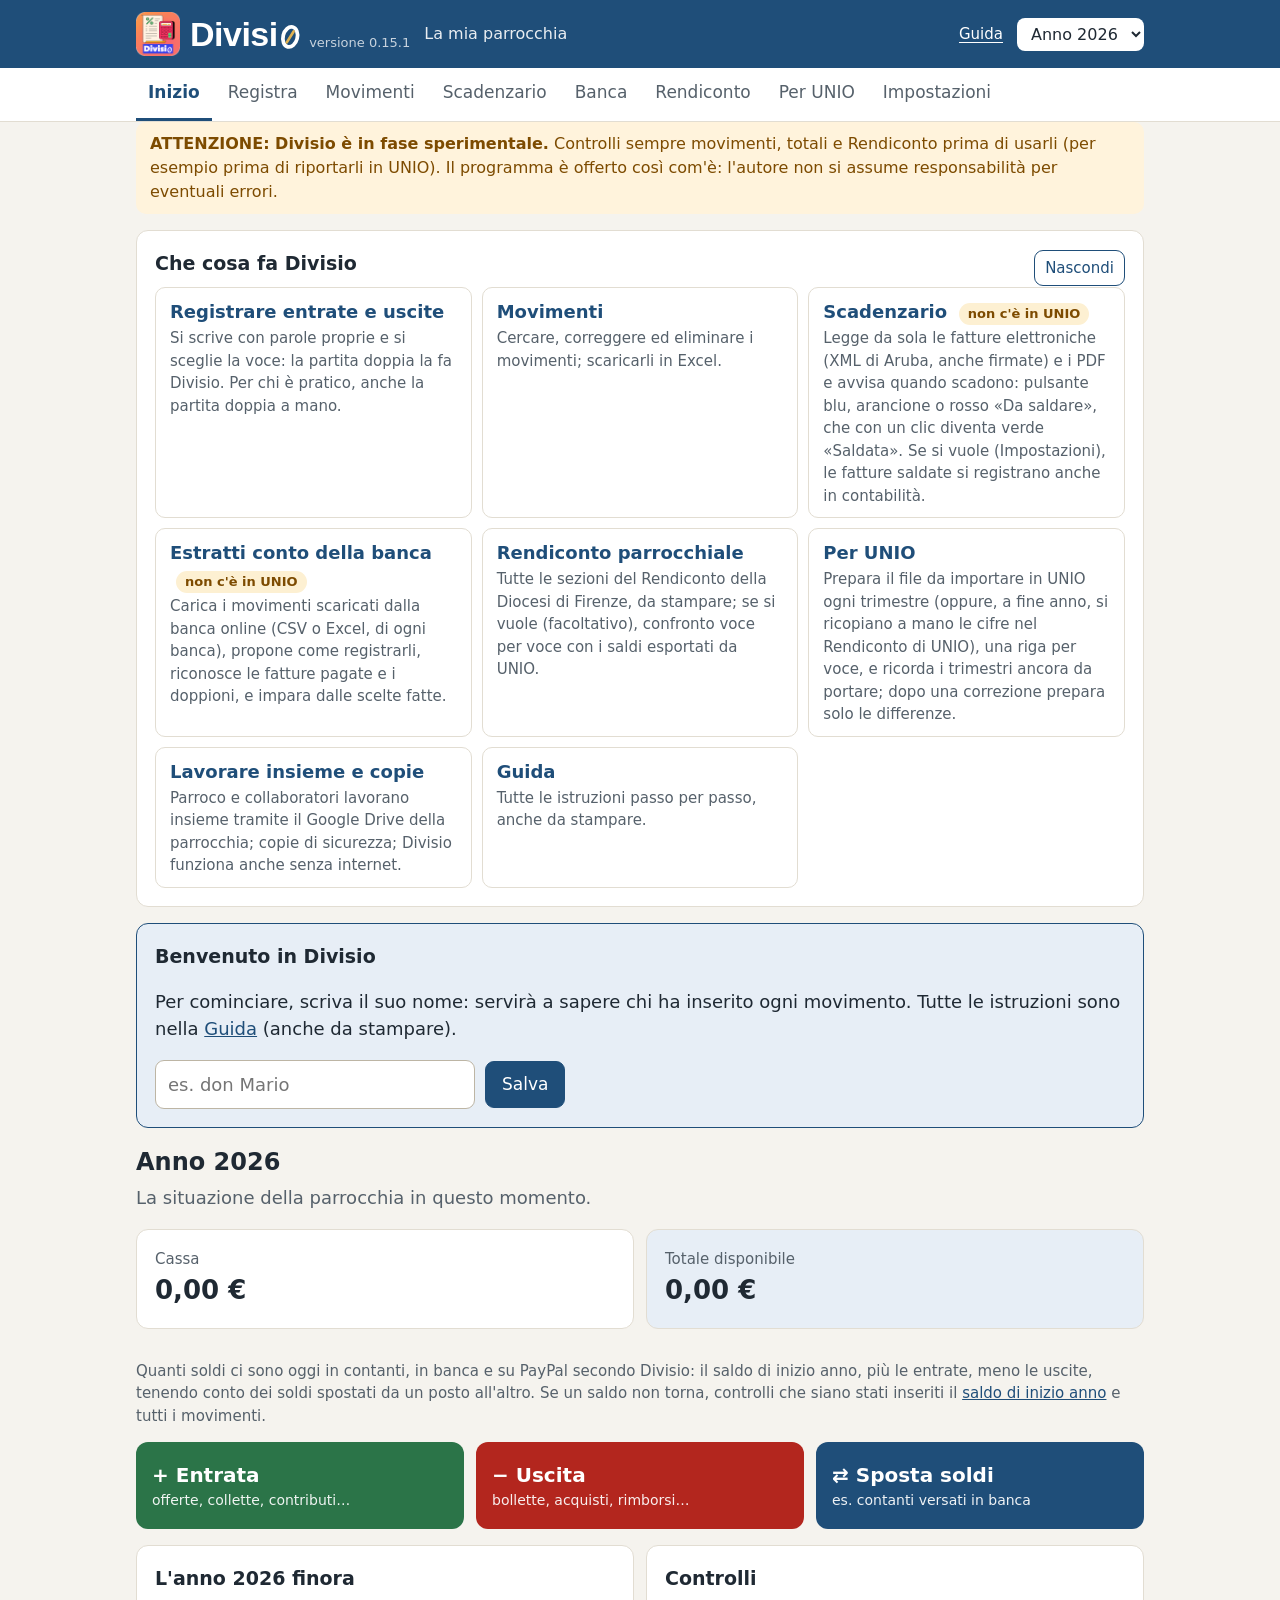
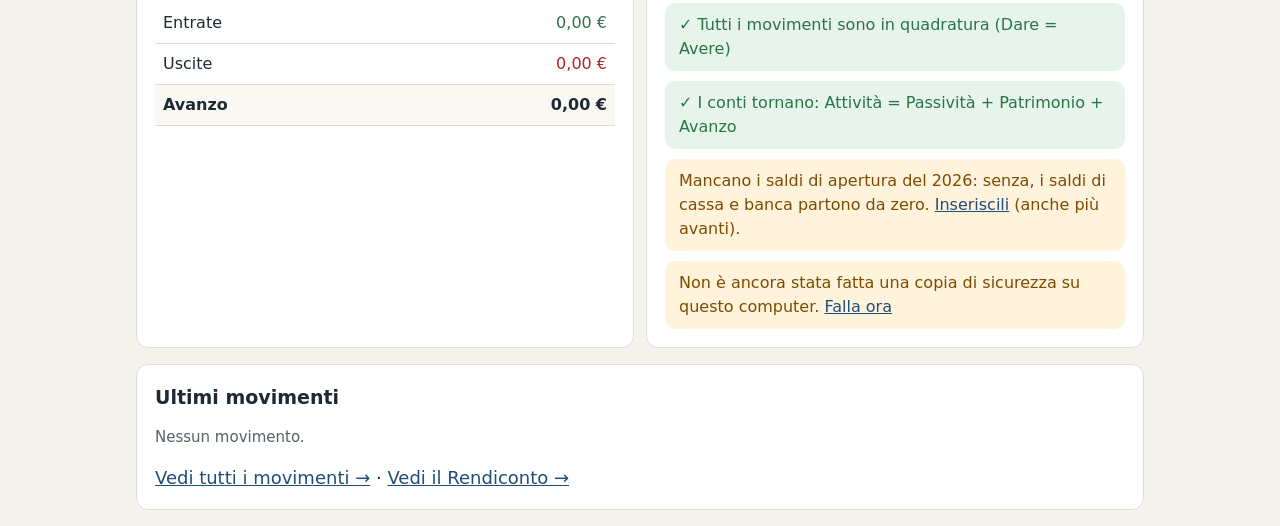
<file: index.html>
<!doctype html>
<html lang="it">
<head>
<meta charset="utf-8">
<meta name="viewport" content="width=device-width, initial-scale=1">
<title>Divisio</title>
<meta name="description" content="Contabilità parrocchiale semplice: entrate, uscite e Rendiconto per la Diocesi.">
<meta name="theme-color" content="#1f4e79">
<link rel="manifest" href="manifest.webmanifest">
<link rel="icon" href="icone/icona-32.png" type="image/png" sizes="32x32">
<link rel="icon" href="icone/icona-192.png" type="image/png" sizes="192x192">
<link rel="apple-touch-icon" href="icone/icona-180.png">
<link rel="stylesheet" href="css/divisio.css">
</head>
<body>
<a class="salta" href="#principale">Vai al contenuto</a>
<header class="testata">
  <div class="contenitore testata-riga">
    <img class="logo" src="icone/icona-192.png" alt="" width="44" height="44">
    <h1 class="marchio" aria-label="Divisio"><span aria-hidden="true">Divisi</span><svg class="marchio-o" viewBox="0 0 66 80" aria-hidden="true">
      <ellipse cx="33" cy="41" rx="21" ry="30" transform="rotate(14 33 41)" fill="none" stroke="currentColor" stroke-width="11"/>
      <line x1="23" y1="57" x2="43" y2="25" stroke="#e0b252" stroke-width="8" stroke-linecap="round"/>
    </svg></h1>
    <span id="versione-app" class="versione-app" title="Versione di Divisio"></span>
    <span id="nome-parrocchia" class="sotto"></span>
    <span class="spazio"></span>
    <span id="stato-condivisione"></span>
    <a class="link-guida" href="guida.html" target="_blank" rel="noopener">Guida</a>
    <label class="nascosto" for="anno">Anno</label>
    <select id="anno" class="scegli-anno"></select>
  </div>
</header>
<nav class="menu" aria-label="Sezioni"><div class="contenitore" id="menu"></div></nav>
<main id="principale" class="contenitore" tabindex="-1">
  <noscript><p>Divisio ha bisogno di JavaScript: lo attivi nel browser.</p></noscript>
  <p class="hint">Caricamento…</p>
</main>
<script type="module" src="js/app.js"></script>
</body>
</html>
</file>
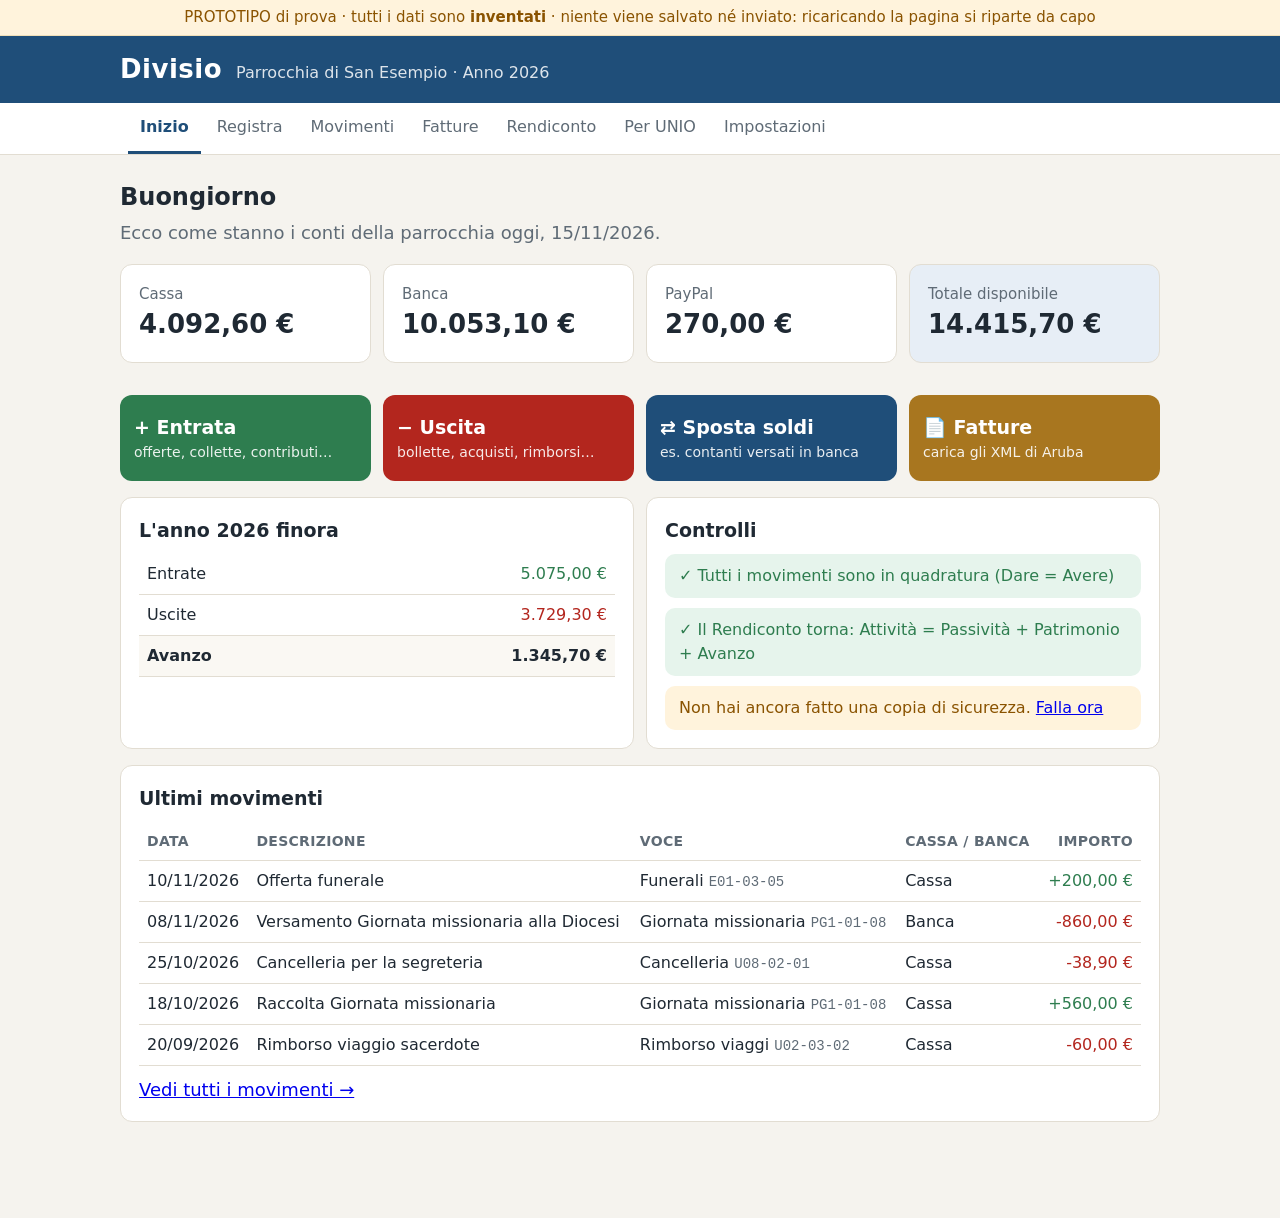
<file: prototipo/index.html>
<!doctype html>
<html lang="it">
<head>
<meta charset="utf-8">
<meta name="viewport" content="width=device-width, initial-scale=1">
<title>Divisio – prototipo</title>
<style>
:root{
  --bg:#f5f3ee; --card:#fff; --ink:#1f2933; --muted:#5f6b76; --line:#e2ddd2;
  --accent:#1f4e79; --accent-soft:#e7eef6; --gold:#a8761f;
  --in:#2e7d4f; --in-soft:#e6f4ec; --out:#b3261e; --out-soft:#fdecea;
  --warn:#8a5300; --warn-soft:#fff3dc; --move:#1f4e79;
}
*{box-sizing:border-box}
body{margin:0;background:var(--bg);color:var(--ink);font:18px/1.5 system-ui,-apple-system,"Segoe UI",Roboto,sans-serif}
.banner{background:var(--warn-soft);color:var(--warn);text-align:center;font-size:15px;padding:6px 16px;border-bottom:1px solid #f0dfb8}
header{background:var(--accent);color:#fff;padding:14px 16px}
header .wrap{display:flex;align-items:baseline;gap:14px;flex-wrap:wrap}
header h1{margin:0;font-size:26px;letter-spacing:.5px}
header .sub{opacity:.85;font-size:16px}
nav{background:#fff;border-bottom:1px solid var(--line);position:sticky;top:0;z-index:5}
nav .wrap{display:flex;gap:4px;overflow-x:auto;padding:0 8px}
nav button{background:none;border:0;border-bottom:3px solid transparent;padding:12px 12px;font:inherit;font-size:16px;color:var(--muted);cursor:pointer;white-space:nowrap}
nav button.on{color:var(--accent);border-bottom-color:var(--accent);font-weight:600}
.wrap{max-width:1040px;margin:0 auto}
main{padding:20px 16px 80px}
h2{font-size:24px;margin:4px 0 4px}
h3{font-size:19px;margin:0 0 10px}
.lead{color:var(--muted);margin:0 0 18px}
.card{background:var(--card);border:1px solid var(--line);border-radius:12px;padding:18px;margin-bottom:16px}
.grid{display:grid;gap:12px}
.g4{grid-template-columns:repeat(auto-fit,minmax(190px,1fr))}
.g2{grid-template-columns:repeat(auto-fit,minmax(300px,1fr))}
.saldo .lab{color:var(--muted);font-size:15px}
.saldo .val{font-size:26px;font-weight:650}
.big-actions{display:grid;grid-template-columns:repeat(auto-fit,minmax(180px,1fr));gap:12px;margin-bottom:16px}
.big{border:0;border-radius:12px;padding:18px 14px;font:inherit;font-size:19px;font-weight:600;cursor:pointer;text-align:left;color:#fff}
.big small{display:block;font-weight:400;font-size:14px;opacity:.9}
.b-in{background:var(--in)} .b-out{background:var(--out)} .b-move{background:var(--move)} .b-doc{background:var(--gold)}
.btn{display:inline-block;border:1px solid var(--accent);background:var(--accent);color:#fff;border-radius:9px;padding:10px 16px;font:inherit;font-size:17px;cursor:pointer}
.btn.sec{background:#fff;color:var(--accent)}
.btn.small{font-size:15px;padding:6px 10px}
.btn.danger{background:#fff;color:var(--out);border-color:var(--out)}
.btn:disabled{opacity:.45;cursor:not-allowed}
.row{display:flex;gap:10px;flex-wrap:wrap;align-items:center}
label.f{display:block;font-weight:600;margin:14px 0 6px}
input[type=text],input[type=date],input[type=number],select{font:inherit;font-size:18px;padding:10px 12px;border:1px solid #c9c2b3;border-radius:9px;background:#fff;width:100%}
input.amount{font-size:24px;font-weight:600;max-width:240px}
.seg{display:flex;gap:8px;flex-wrap:wrap}
.seg button{flex:1;min-width:150px;border:2px solid var(--line);background:#fff;border-radius:10px;padding:12px;font:inherit;font-size:18px;cursor:pointer}
.seg button.on.in{border-color:var(--in);background:var(--in-soft);color:var(--in);font-weight:650}
.seg button.on.out{border-color:var(--out);background:var(--out-soft);color:var(--out);font-weight:650}
.seg button.on.move{border-color:var(--move);background:var(--accent-soft);color:var(--move);font-weight:650}
.chips{display:flex;gap:8px;flex-wrap:wrap;margin-top:8px}
.chip{border:1px solid var(--accent);background:var(--accent-soft);color:var(--accent);border-radius:999px;padding:7px 14px;font:inherit;font-size:16px;cursor:pointer;text-align:left}
.chip.sel{background:var(--accent);color:#fff}
.chip small{display:block;font-size:13px;opacity:.85}
.hint{color:var(--muted);font-size:15px}
.note{background:var(--accent-soft);border-radius:10px;padding:10px 14px;font-size:16px;margin-top:10px}
.warnbox{background:var(--warn-soft);color:var(--warn);border-radius:10px;padding:10px 14px;font-size:16px;margin-top:10px}
.okbox{background:var(--in-soft);color:var(--in);border-radius:10px;padding:10px 14px;font-size:16px;margin-top:10px}
.badbox{background:var(--out-soft);color:var(--out);border-radius:10px;padding:10px 14px;font-size:16px;margin-top:10px}
table{width:100%;border-collapse:collapse;font-size:16px}
th,td{padding:8px 8px;border-bottom:1px solid var(--line);text-align:left;vertical-align:top}
th{color:var(--muted);font-weight:600;font-size:14px;text-transform:uppercase;letter-spacing:.3px}
td.n,th.n{text-align:right;white-space:nowrap;font-variant-numeric:tabular-nums}
tr.tot td{font-weight:700;background:#faf8f3}
tr.grp td{font-weight:650;color:var(--accent);background:var(--accent-soft)}
tr.big td{font-weight:750;font-size:17px;background:#f1ede4}
.zero{color:#a7a196}
.pos{color:var(--in)} .neg{color:var(--out)}
.code{font-family:ui-monospace,Menlo,Consolas,monospace;font-size:14px;color:var(--muted)}
.tablewrap{overflow-x:auto}
details{margin-top:10px}
summary{cursor:pointer;color:var(--accent);font-weight:600}
.toast{position:fixed;left:50%;bottom:24px;transform:translateX(-50%);background:#1f2933;color:#fff;padding:12px 20px;border-radius:10px;font-size:17px;box-shadow:0 6px 24px rgba(0,0,0,.2);z-index:20}
.steps{margin:0;padding-left:22px} .steps li{margin:4px 0}
.sp{flex:1}
.pill{display:inline-block;border-radius:999px;padding:2px 10px;font-size:13px;font-weight:600}
.pill.in{background:var(--in-soft);color:var(--in)} .pill.out{background:var(--out-soft);color:var(--out)} .pill.move{background:var(--accent-soft);color:var(--move)}
@media print{.banner,header,nav,.noprint{display:none!important} body{background:#fff;font-size:12pt} .card{border:0;padding:0} main{padding:0}}
@media (max-width:600px){body{font-size:17px} .saldo .val{font-size:22px} th,td{padding:6px 4px}}
</style>
</head>
<body>
<div class="banner">PROTOTIPO di prova · tutti i dati sono <b>inventati</b> · niente viene salvato né inviato: ricaricando la pagina si riparte da capo</div>
<header><div class="wrap"><h1>Divisio</h1><span class="sub" id="hdr-sub"></span></div></header>
<nav><div class="wrap" id="nav"></div></nav>
<main><div class="wrap" id="main"></div></main>
<div id="toast-slot"></div>

<script>
"use strict";
/* =====================  PIANO DEI CONTI (esempio anonimizzato)  ===================== */
const PIANO_TXT = `
#A|A01|Immobilizzazioni
01|Terreni e fabbricati|01 Fabbricati ad uso pastorale;02 Altri fabbricati;03 Terreni
02|Impianti e strumentazioni|01 Attrezzature;02 Impianti
03|Automezzi|01 Automezzi
04|Immobilizzazioni immateriali|01 Immobilizzazioni immateriali
#A|A02|Attività correnti
01|Cassa e conti correnti|01 Cassa;02 Banca;03 PayPal
02|Titoli e investimenti|01 Titoli e investimenti 1;02 Titoli e investimenti 2
#A|A03|Crediti diversi
01|Crediti verso enti diocesani|01 Crediti verso la Diocesi
02|Crediti verso altri enti|01 Crediti verso altri enti
03|Crediti verso privati|01 Crediti verso affittuari;02 Crediti verso privati
#PAT|PAT|Patrimonio
01|Patrimonio netto anni precedenti|01 Patrimonio netto anni precedenti
#P|P01|Mutui e finanziamenti
01|Mutui e finanziamenti|01 Mutui;02 Finanziamenti
#P|P02|Debiti diversi
01|Debiti v/ fornitori|01 Fornitore 1;02 Fornitore 2;03 Fornitore 3
02|Debiti per prestiti ricevuti|01 Prestito dalla Diocesi;02 Prestiti da privati;03 Prestiti diversi
03|Debiti con erario e previdenza|01 Erario;10 Previdenza
04|Debiti per tassa diocesana|01 Tassa sul bilancio;02 Tassa su eredità, lasciti, alienazioni
05|Debiti diversi|01 Cauzioni affittuari;02 Debiti per lavori in corso;03 Debiti diversi;04 Gestione teatro
#P|P03|Fondi ammortamento e accantonamento
01|Fondi ammortamento|01 Fondi ammortamento
02|Fondi accantonamento|01 Fondo TFR;02 Fondo per lavori;03 Altri accantonamenti
#PG|PG1|Debiti per partite di giro (collette)
01|Collette ordinarie|01 Seminario diocesano;02 Carità del Papa;03 Quaresima di carità;04 Terra Santa;05 Migranti;06 Università Cattolica;07 Avvento di fraternità;08 Giornata missionaria;09 Infanzia missionaria;10 Lebbrosi
02|Collette straordinarie|01 Colletta straordinaria
#E|E01|Entrate ordinarie
01|Offerte S. Messe|01 Legati;02 Intenzioni Messe
02|Collette|01 Collette domenicali;02 Collette feriali
03|Offerte per sacramenti|01 Battesimi;02 Prime Comunioni;03 Cresime;04 Matrimoni;05 Funerali
04|Offerte diverse|01 Benedizioni famiglie;02 Offerte per lumi votivi;03 Offerte per la Caritas parrocchiale;04 Offerte per uso locali;05 Offerte parrocchiani;10 Offerte diverse
05|Contributi ordinari|01 Contributi ordinari di altra natura
#E|E02|Entrate straordinarie
01|Raccolte per iniziative straordinarie|01 Offerte per lavori autorizzati dalla Diocesi;02 Offerte per progetti
02|Contributi straordinari|01 Contributi dalla Diocesi;02 Contributi da enti pubblici;03 Altri contributi straordinari
03|Eredità e alienazioni|01 Eredità;02 Proventi da alienazioni
#E|E03|Proventi da patrimonio immobiliare
01|Proventi ordinari|01 Locazioni immobili
02|Proventi straordinari|01 Plusvalenze su vendita immobili
#E|E04|Proventi finanziari
01|Proventi finanziari ordinari|01 Interessi attivi
02|Proventi finanziari straordinari da titoli|01 Plusvalenze su titoli
03|Proventi finanziari straordinari|01 Rimborsi assicurativi per sinistri;02 Abbuoni e sopravvenienze attive
#U|U01|Spese per il culto e l'esercizio pastorale
01|Spese per attività pastorali|01 Catechesi adulti e ragazzi;02 Formazione;03 Oratorio e campi scuola;04 Pellegrinaggi;05 Feste parrocchiali;06 Iniziative pastorali diverse
02|Spese per il culto|01 Vino, ostie, libri liturgici;02 Fiori;03 Cera votiva;04 Lavanderia paramenti sacri;05 Spese varie per il culto
03|Spese per attività caritative|01 Caritas parrocchiale;02 Erogazioni caritative in denaro;03 Erogazioni caritative in natura;04 Uscite per progetti;05 Integrazione versamento giornate
#U|U02|Stipendi, remunerazioni, rimborsi
01|Stipendi|01 Stipendi;02 Contributi previdenziali dipendenti;03 Assicurazioni dipendenti;04 Quota annuale TFR
02|Remunerazioni|01 Remunerazione parroco;02 Remunerazione vicari parrocchiali
03|Rimborsi|01 Rimborso vitto sacerdoti;02 Rimborso viaggi;03 Rimborsi spese diverse;04 Rimborsi a sacerdoti occasionali;05 Rimborso COLF;06 Rimborso sacerdote collaboratore
#U|U03|Onorari e compensi professionali
01|Onorari e compensi prof.li|01 Onorari e compensi;02 Ritenute d'acconto
#U|U04|Mobili e attrezzature
01|Acquisto mobili e strumentazioni|01 Mobili e attrezzature – acquisti
#U|U05|Manutenzioni
01|Manutenzioni immobili|01 Manutenzioni immobili
02|Manutenzioni mobili, strumentazioni, automezzi|01 Manutenzione mobili, strumentazioni, automezzi
03|Manutenzione impianti|01 Manutenzione impianti
#U|U06|Assicurazioni
01|Assicurazioni|01 Assicurazioni fabbricati;02 Assicurazioni automezzi;03 Assicurazioni diverse
#U|U07|Locazioni passive
01|Locazioni passive|01 Locazioni passive
#U|U08|Spese diverse
01|Utenze|01 Energia elettrica;02 Gas e combustibili;03 Acqua;04 Telefono e internet
02|Spese diverse|01 Cancelleria;02 Materiale per pulizie;03 Fotocopie e stampati;04 Spese postali;05 Vuotatura fosse biologiche;06 Servizio vigilanza;07 Spese bancarie;08 Noleggi e licenze;09 Spese diverse;10 Software
#U|U09|Oneri e imposte
01|Imposte e tasse|01 IMU;02 IRES;03 IRAP;04 TARI;05 COSAP;06 Bolli;07 Imposta di registro;08 Imposte diverse
02|Oneri finanziari|01 Interessi passivi su scoperto c/c;02 Interessi passivi su mutui;03 Interessi passivi su prestiti ricevuti
03|Altri oneri ordinari|01 Tassa diocesana sul bilancio;02 Tassa diocesana su eredità e alienazioni;03 Oneri diversi
04|Altri oneri straordinari|01 Minusvalenze su titoli e immobili;02 Abbuoni e sopravvenienze passive
#U|U10|Ammortamenti / accantonamenti
01|Ammortamenti|01 Ammortamenti
02|Accantonamenti|01 Quota annuale fondo TFR;02 Accantonamenti per lavori;03 Accantonamenti diversi
`;
const GRUPPI = [], VOCI = [], CONTI = {};
(function parsePiano(){
  let cur = null;
  PIANO_TXT.trim().split("\n").forEach(l => {
    if (l.startsWith("#")) { const [t,g,n] = l.slice(1).split("|"); cur = {t,g,n,conti:[]}; GRUPPI.push(cur); return; }
    const [c,n,subs] = l.split("|");
    const voce = {code:cur.g+"-"+c, g:cur.g, n, t:cur.t, subs:[]};
    cur.conti.push(voce); VOCI.push(voce);
    subs.split(";").forEach(s => { const code = voce.code+"-"+s.slice(0,2); CONTI[code] = {code, n:s.slice(3), voce, t:cur.t}; voce.subs.push(code); });
  });
})();
const CASSA="A02-01-01", BANCA="A02-01-02", PAYPAL="A02-01-03";
const FIN=[CASSA,BANCA,PAYPAL];
const isFin = c => FIN.includes(c);

/* =====================  UTILITÀ  ===================== */
const $ = s => document.querySelector(s);
const esc = s => String(s ?? "").replace(/[&<>"']/g, c => ({"&":"&amp;","<":"&lt;",">":"&gt;",'"':"&quot;","'":"&#39;"}[c]));
const EUR = new Intl.NumberFormat("it-IT",{style:"currency",currency:"EUR"});
const eur = c => EUR.format(c/100);
const eurCell = c => `<td class="n ${c===0?"zero":""}">${eur(c)}</td>`;
const dIt = d => d ? d.split("-").reverse().join("/") : "";
function parseEuro(s){
  s = String(s||"").replace(/[\s€]/g,"");
  if (!s) return 0;
  if (s.includes(",")) s = s.replace(/\./g,"").replace(",",".");
  const x = parseFloat(s); return isFinite(x) ? Math.round(x*100) : NaN;
}
const csvNum = c => { let s=(c/100).toFixed(2).replace(/0+$/,"").replace(/\.$/,""); return s.replace(".",","); };
const csv2 = c => (c/100).toFixed(2).replace(".",",");
const norm = s => String(s||"").toLowerCase().normalize("NFD").replace(/[̀-ͯ]/g,"");
const tokens = s => norm(s).split(/[^a-z0-9]+/).filter(t => t.length>=3 && !STOP.has(t));
const STOP = new Set("per del della dei delle con una uno gli the and nel nella alla alle dal dalla fattura offerta offerte pagamento euro anno mese srl spa snc sas nr".split(" "));
const OGGI = "2026-11-15";
function toast(msg){ const t=document.createElement("div"); t.className="toast"; t.textContent=msg; $("#toast-slot").appendChild(t); setTimeout(()=>t.remove(),2600); }
function download(name, text, type){ const b=new Blob([text],{type}); const a=document.createElement("a"); a.href=URL.createObjectURL(b); a.download=name; document.body.appendChild(a); a.click(); setTimeout(()=>{URL.revokeObjectURL(a.href); a.remove();},500); }
function nomeConto(c){ return CONTI[c] ? CONTI[c].n : c; }

/* =====================  DATI INVENTATI  ===================== */
let nextId = 1;
function mk(data, descr, tipo, a, b, euro){
  const c = Math.round(euro*100); let righe;
  if (tipo==="entrata") righe=[{c:a,d:c,a:0},{c:b,d:0,a:c}];          // a = cassa/banca, b = voce
  else if (tipo==="uscita") righe=[{c:b,d:c,a:0},{c:a,d:0,a:c}];      // a = cassa/banca, b = voce
  else righe=[{c:b,d:c,a:0},{c:a,d:0,a:c}];                            // spostamento: da a → verso b
  return {id:nextId++, data, descr, tipo, righe};
}
function apertura(cassa, banca, paypal, colletteDaVersare){
  const righe=[{c:CASSA,d:cassa,a:0},{c:BANCA,d:banca,a:0},{c:PAYPAL,d:paypal,a:0}];
  if (colletteDaVersare) righe.push({c:"PG1-01-08",d:0,a:colletteDaVersare});
  const pat = cassa+banca+paypal-colletteDaVersare;
  righe.push(pat>=0 ? {c:"PAT-01-01",d:0,a:pat} : {c:"PAT-01-01",d:-pat,a:0});
  return {id:nextId++, data:"2026-01-01", descr:"Saldi di apertura al 1° gennaio 2026", tipo:"apertura", righe:righe.filter(r=>r.d||r.a)};
}
function datiEsempio(){
  nextId = 1;
  const E="entrata", U="uscita", S="spostamento";
  return {
    parrocchia:{nome:"Parrocchia di San Esempio", icsc:"0000000", comune:"Esempiopoli", parroco:"don Mario Esempio"},
    anno:2026, learn:{}, previsione:{}, ultimoBackup:null,
    mov:[
      apertura(85000, 1240000, 12000, 30000),
      mk("2026-01-11","Colletta domenicale",E,CASSA,"E01-02-01",410),
      mk("2026-01-18","Offerta funerale",E,CASSA,"E01-03-05",150),
      mk("2026-01-20","Bolletta luce gennaio",U,BANCA,"U08-01-01",186.40),
      mk("2026-01-25","Intenzioni Messe",E,CASSA,"E01-01-02",90),
      mk("2026-02-01","Colletta domenicale",E,CASSA,"E01-02-01",385),
      mk("2026-02-05","Versamento contanti in banca",S,CASSA,BANCA,700),
      mk("2026-02-10","Fiori per l'altare",U,CASSA,"U01-02-02",45),
      mk("2026-02-15","TIM telefono e fibra",U,BANCA,"U08-01-04",57.10),
      mk("2026-02-22","Benedizione delle famiglie",E,CASSA,"E01-04-01",620),
      mk("2026-03-08","Assicurazione fabbricati",U,BANCA,"U06-01-01",650),
      mk("2026-03-15","Offerta battesimo",E,CASSA,"E01-03-01",100),
      mk("2026-03-22","Raccolta Quaresima di carità",E,CASSA,"PG1-01-03",480),
      mk("2026-03-29","Vino e ostie",U,CASSA,"U01-02-01",78.50),
      mk("2026-04-05","Colletta domenicale di Pasqua",E,CASSA,"E01-02-01",1250),
      mk("2026-04-12","Versamento Quaresima di carità alla Diocesi",U,BANCA,"PG1-01-03",480),
      mk("2026-04-20","Gas riscaldamento",U,BANCA,"U08-01-02",412.30),
      mk("2026-05-03","Offerte Prime Comunioni",E,CASSA,"E01-03-02",540),
      mk("2026-05-10","Versamento contanti in banca",S,CASSA,BANCA,1500),
      mk("2026-05-14","TIM telefono e fibra",U,BANCA,"U08-01-04",57.10),
      mk("2026-05-24","Offerte Cresime",E,CASSA,"E01-03-03",380),
      mk("2026-06-07","Offerta matrimonio",E,BANCA,"E01-03-04",300),
      mk("2026-06-15","Riparazione caldaia",U,BANCA,"U05-03-01",1220),
      mk("2026-06-20","Donazioni online parrocchiani",E,PAYPAL,"E01-04-05",150),
      mk("2026-07-05","Campo scuola ragazzi",U,BANCA,"U01-01-03",900),
      mk("2026-07-12","Colletta domenicale",E,CASSA,"E01-02-01",290),
      mk("2026-08-10","Spese bancarie trimestre",U,BANCA,"U08-02-07",24),
      mk("2026-09-13","Offerte lumi votivi",E,CASSA,"E01-04-02",210),
      mk("2026-09-20","Rimborso viaggio sacerdote",U,CASSA,"U02-03-02",60),
      mk("2026-10-18","Raccolta Giornata missionaria",E,CASSA,"PG1-01-08",560),
      mk("2026-10-25","Cancelleria per la segreteria",U,CASSA,"U08-02-01",38.90),
      mk("2026-11-08","Versamento Giornata missionaria alla Diocesi",U,BANCA,"PG1-01-08",860),
      mk("2026-11-10","Offerta funerale",E,CASSA,"E01-03-05",200)
    ]
  };
}
let S = datiEsempio();

/* =====================  CALCOLI CONTABILI  ===================== */
function totals(filter){
  const t={};
  S.mov.forEach(m => { if (filter && !filter(m)) return; m.righe.forEach(r => { const x=(t[r.c] ||= {d:0,a:0}); x.d+=r.d; x.a+=r.a; }); });
  return t;
}
function nat(code, t){ const x=t[code]; if(!x) return 0; const k=CONTI[code].t; return (k==="A"||k==="U") ? x.d-x.a : x.a-x.d; }
const anno = m => m.data.slice(0,4)===String(S.anno);
function saldoFin(code){ return nat(code, totals(anno)); }
function quadraTutti(){ return S.mov.every(m => m.righe.reduce((s,r)=>s+r.d,0) === m.righe.reduce((s,r)=>s+r.a,0)); }

function calcRendiconto(){
  const t = totals(anno);
  const v = {}; VOCI.forEach(x => v[x.code] = x.subs.reduce((s,c)=>s+nat(c,t),0));
  const sumG = g => GRUPPI.find(x=>x.g===g).conti.reduce((s,x)=>s+v[x.code],0);
  const sumT = types => GRUPPI.filter(x=>types.includes(x.t)).reduce((s,x)=>s+sumG(x.g),0);
  const T01=sumT(["E"]), T02=sumT(["U"]), F=T01-T02;
  const att=sumT(["A"]), pas=sumT(["P","PG"]), pat=sumT(["PAT"]);
  const ap = totals(m => m.tipo==="apertura" && anno(m)), yr = totals(m => m.tipo!=="apertura" && anno(m));
  const collette = VOCI.filter(x=>x.g==="PG1").flatMap(x=>x.subs).map(c => {
    const C3=nat(c,ap), C1=yr[c]?.a||0, C2=yr[c]?.d||0; return {c, C1, C2, C3, resto:C3+C1-C2};
  });
  const base3 = sumG("E01")+v["E03-01"]+v["E04-01"]+v["E04-02"], base10 = v["E02-03"]+v["E03-02"];
  const c3 = Math.round(base3*0.03), c10 = Math.round(base10*0.10);
  return {t, v, sumG, T01, T02, F, att, pas, pat, collette, base3, base10, c3, c10, quadra: att===pas+pat+F};
}

/* =====================  SUGGERIMENTO DELLA VOCE  ===================== */
// [parole (inizio parola), sottoconto, direzione E=entrata U=uscita *=entrambe, peso]
const REGOLE = [
  ["funeral esequie defunt","E01-03-05","E",3],["battes","E01-03-01","E",3],["comunion","E01-03-02","E",3],["cresim","E01-03-03","E",3],
  ["matrimon nozze sposi","E01-03-04","E",3],["intenzion messa messe suffragi","E01-01-02","E",2],["legat","E01-01-01","E",3],
  ["collett questua","E01-02-01","E",2],["domenical","E01-02-01","E",2],["feriale","E01-02-02","E",3],["benedizion","E01-04-01","E",3],
  ["lumi votiv","E01-04-02","E",3],["locali sala","E01-04-04","E",2],["donazion parrocchian online","E01-04-05","E",2],
  ["caritas","E01-04-03","E",2],["caritas povert bisognos","U01-03-02","U",2],
  ["contribut","E02-02-01","E",1],["eredit lascit testament","E02-03-01","E",3],["ristruttur restaur","E02-01-01","E",2],
  ["affitto locazion canone","E03-01-01","E",2],["affitto locazion","U07-01-01","U",2],["interess","E04-01-01","E",2],["interess","U09-02-01","U",2],
  ["sinistro","E04-03-01","E",3],
  ["luce enel elettric energia","U08-01-01","U",3],["gas metano combustib gasolio","U08-01-02","U",3],["riscaldament","U08-01-02","U",1],["acqua","U08-01-03","U",3],
  ["tim telefon internet fibra vodafone fastweb","U08-01-04","U",3],["fiori fiorist floreal","U01-02-02","U",3],
  ["vino ostie particol liturg messal","U01-02-01","U",3],["cera ceri candel","U01-02-03","U",3],["lavanderia paramenti","U01-02-04","U",3],
  ["catechesi catechism","U01-01-01","U",3],["formazion","U01-01-02","U",2],["campo oratorio","U01-01-03","U",3],["pellegrinagg gita","U01-01-04","U",3],
  ["festa","U01-01-05","U",2],["stipend","U02-01-01","U",3],["remunerazion","U02-02-01","U",3],["rimbors","U02-03-03","U",1],
  ["viagg benzina carburant treno autostrad","U02-03-02","U",2],["vitto","U02-03-01","U",3],["colf","U02-03-05","U",3],
  ["commercialist consulen avvocat notai geometr ingegner architett","U03-01-01","U",3],["mobili computer stampante arred attrezzatur","U04-01-01","U",3],
  ["manutenz riparaz idraulic muratore imbianc","U05-01-01","U",3],["caldaia impiant elettricist","U05-03-01","U",3],
  ["assicuraz polizza","U06-01-01","U",3],["cancelleria penne","U08-02-01","U",3],["pulizi detersiv","U08-02-02","U",3],
  ["fotocopi stampat tipografi","U08-02-03","U",3],["postal francobol raccomandat","U08-02-04","U",3],["vigilanza allarme","U08-02-06","U",3],
  ["bancari commission","U08-02-07","U",3],["noleggi licenz","U08-02-08","U",3],["software","U08-02-10","U",3],["amazon","U08-02-09","U",1],
  ["imu","U09-01-01","U",3],["ires","U09-01-02","U",3],["irap","U09-01-03","U",3],["tari rifiuti","U09-01-04","U",3],["bollo bolli","U09-01-06","U",2],
  ["tassa diocesana","U09-03-01","U",2],
  ["seminario","PG1-01-01","*",3],["papa obolo","PG1-01-02","*",3],["quaresima","PG1-01-03","*",3],["terra santa","PG1-01-04","*",2],
  ["migrant","PG1-01-05","*",3],["cattolica","PG1-01-06","*",3],["avvento","PG1-01-07","*",3],["missionari","PG1-01-08","*",3],
  ["infanzia","PG1-01-09","*",2],["lebbros","PG1-01-10","*",3]
].map(([p,c,d,w]) => ({parole:p.split(" "), c, d, w}));
function compatibile(code, tipo){ const k=CONTI[code].t; if (tipo==="entrata") return k!=="U"; if (tipo==="uscita") return k!=="E"; return true; }
function suggerisci(testo, tipo){
  const toks = tokens(testo), score = {}, perche = {};
  const add = (c,w,why) => { if(!compatibile(c,tipo)) return; score[c]=(score[c]||0)+w; if(!perche[c]) perche[c]=why; };
  REGOLE.forEach(r => {
    if (r.d!=="*" && r.d!==(tipo==="entrata"?"E":"U")) return;
    toks.forEach(tk => r.parole.forEach(p => { if (tk.startsWith(p)) add(r.c, r.w, `contiene «${tk}»`); }));
  });
  toks.forEach(tk => { const l=S.learn[tk]; if(!l) return; Object.entries(l).forEach(([c,n]) => add(c, 2*n, `l'ha già scelta per «${tk}»`)); });
  return Object.entries(score).sort((a,b)=>b[1]-a[1]).slice(0,3).map(([c]) => ({c, why:perche[c]}));
}
function impara(testo, code, correzione){
  tokens(testo).forEach(tk => { const l=(S.learn[tk] ||= {}); l[code]=(l[code]||0)+(correzione?2:1); });
}

/* =====================  NAVIGAZIONE  ===================== */
const PAGINE = [
  ["home","Inizio"],["nuovo","Registra"],["movimenti","Movimenti"],["fatture","Fatture"],
  ["rendiconto","Rendiconto"],["unio","Per UNIO"],["impostazioni","Impostazioni"]
];
let pagina = "home";
function vai(p){ pagina=p; render(); window.scrollTo(0,0); }
function render(){
  $("#hdr-sub").textContent = `${S.parrocchia.nome} · Anno ${S.anno}`;
  $("#nav").innerHTML = PAGINE.map(([k,n]) => `<button class="${k===pagina?"on":""}" onclick="vai('${k}')">${n}</button>`).join("");
  $("#main").innerHTML = VISTE[pagina]();
  if (DOPO[pagina]) DOPO[pagina]();
}
const VISTE = {}, DOPO = {};

/* ----- INIZIO ----- */
VISTE.home = () => {
  const r = calcRendiconto();
  const daVersare = r.collette.reduce((s,x)=>s+x.resto,0);
  const ultimi = [...S.mov].filter(m=>m.tipo!=="apertura").sort((a,b)=>b.data.localeCompare(a.data)||b.id-a.id).slice(0,5);
  return `
  <h2>Buongiorno</h2><p class="lead">Ecco come stanno i conti della parrocchia oggi, ${dIt(OGGI)}.</p>
  <div class="grid g4" style="margin-bottom:16px">
    ${FIN.map(c=>`<div class="card saldo"><div class="lab">${nomeConto(c)}</div><div class="val">${eur(saldoFin(c))}</div></div>`).join("")}
    <div class="card saldo" style="background:var(--accent-soft)"><div class="lab">Totale disponibile</div><div class="val">${eur(FIN.reduce((s,c)=>s+saldoFin(c),0))}</div></div>
  </div>
  <div class="big-actions">
    <button class="big b-in" onclick="nuovo('entrata')">+ Entrata<small>offerte, collette, contributi…</small></button>
    <button class="big b-out" onclick="nuovo('uscita')">− Uscita<small>bollette, acquisti, rimborsi…</small></button>
    <button class="big b-move" onclick="nuovo('spostamento')">⇄ Sposta soldi<small>es. contanti versati in banca</small></button>
    <button class="big b-doc" onclick="vai('fatture')">📄 Fatture<small>carica gli XML di Aruba</small></button>
  </div>
  <div class="grid g2">
    <div class="card"><h3>L'anno ${S.anno} finora</h3>
      <table><tr><td>Entrate</td><td class="n pos">${eur(r.T01)}</td></tr>
      <tr><td>Uscite</td><td class="n neg">${eur(r.T02)}</td></tr>
      <tr class="tot"><td>${r.F>=0?"Avanzo":"Disavanzo"}</td><td class="n">${eur(r.F)}</td></tr></table>
      ${daVersare>0?`<div class="warnbox">Collette ancora da versare alla Diocesi: <b>${eur(daVersare)}</b></div>`:""}
    </div>
    <div class="card"><h3>Controlli</h3>
      ${quadraTutti()?`<div class="okbox">✓ Tutti i movimenti sono in quadratura (Dare = Avere)</div>`:`<div class="badbox">✗ C'è un movimento non in quadratura</div>`}
      ${r.quadra?`<div class="okbox">✓ Il Rendiconto torna: Attività = Passività + Patrimonio + Avanzo</div>`:`<div class="badbox">✗ Il Rendiconto non torna</div>`}
      ${S.ultimoBackup?`<div class="okbox">✓ Ultima copia di sicurezza: ${esc(S.ultimoBackup)}</div>`:`<div class="warnbox">Non hai ancora fatto una copia di sicurezza. <a href="#" onclick="vai('impostazioni');return false">Falla ora</a></div>`}
    </div>
  </div>
  <div class="card"><h3>Ultimi movimenti</h3>${tabellaMovimenti(ultimi,false)}
    <p style="margin:10px 0 0"><a href="#" onclick="vai('movimenti');return false">Vedi tutti i movimenti →</a></p></div>`;
};

/* ----- REGISTRA ----- */
let F;
function resetForm(tipo){ F = {modo:"semplice", tipo:tipo||"entrata", data:OGGI, importo:"", descr:"", code:"", fin:CASSA, da:CASSA, a:BANCA, proposte:[],
  pd:[{c:"",d:"",a:""},{c:"",d:"",a:""}], pdDescr:"", pdData:OGGI}; }
resetForm();
function nuovo(tipo){ resetForm(tipo); vai("nuovo"); }
function opzioniVoci(tipo, sel){
  const ordine = tipo==="entrata" ? ["E","PG","A","P"] : tipo==="uscita" ? ["U","PG","A","P"] : ["A","P","PAT","PG","E","U"];
  return `<option value="">— scegli la voce —</option>` + ordine.flatMap(t => GRUPPI.filter(g=>g.t===t)).flatMap(g => g.conti).map(v => {
    const subs = v.subs.filter(c => tipo==="pd" || !isFin(c));
    if (!subs.length) return "";
    return `<optgroup label="${esc(v.code+" · "+v.n)}">${subs.map(c=>`<option value="${c}" ${c===sel?"selected":""}>${esc(CONTI[c].n)} (${c})</option>`).join("")}</optgroup>`;
  }).join("");
}
const finRadio = (name, val, onch) => `<div class="seg">${FIN.map(c=>`<button type="button" class="${c===val?"on move":""}" onclick="${onch}('${c}')">${nomeConto(c)}</button>`).join("")}</div>`;
VISTE.nuovo = () => F.modo==="pd" ? vistaPD() : `
  <div class="row"><h2 class="sp">Registra un movimento</h2><button class="btn sec small" onclick="F.modo='pd';render()">Sono pratico: usa la partita doppia</button></div>
  <p class="lead">Compila i campi: Divisio scriverà da solo la registrazione in partita doppia.</p>
  <div class="card">
    <div class="seg">
      <button class="${F.tipo==="entrata"?"on in":""}" onclick="setTipo('entrata')">+ Entrata</button>
      <button class="${F.tipo==="uscita"?"on out":""}" onclick="setTipo('uscita')">− Uscita</button>
      <button class="${F.tipo==="spostamento"?"on move":""}" onclick="setTipo('spostamento')">⇄ Sposta soldi</button>
    </div>
    <div class="grid g2">
      <div><label class="f">Data</label><input type="date" value="${F.data}" oninput="F.data=this.value;aggiorna()"></div>
      <div><label class="f">Importo (€)</label><input type="text" class="amount" inputmode="decimal" placeholder="0,00" value="${esc(F.importo)}" oninput="F.importo=this.value;aggiorna()"></div>
    </div>
    <label class="f">${F.tipo==="spostamento"?"Descrizione":"Che cos'è? Lo scriva con parole sue"}</label>
    <input type="text" id="descr" placeholder="${F.tipo==="entrata"?"es. offerta funerale":F.tipo==="uscita"?"es. bolletta luce":"es. versamento contanti in banca"}" value="${esc(F.descr)}" oninput="F.descr=this.value;aggiornaProposte();aggiorna()">
    ${F.tipo==="spostamento" ? `
      <label class="f">Da dove escono i soldi</label>${finRadio("da",F.da,"setDa")}
      <label class="f">Dove arrivano</label>${finRadio("a",F.a,"setA")}` : `
      <div id="proposte"></div>
      <label class="f">Voce</label><select id="voce" onchange="F.code=this.value;aggiornaProposte();aggiorna()">${opzioniVoci(F.tipo,F.code)}</select>
      <label class="f">${F.tipo==="entrata"?"Dove sono entrati i soldi":"Da dove sono usciti i soldi"}</label>${finRadio("fin",F.fin,"setFin")}`}
    <div id="anteprima"></div>
    <div class="row" style="margin-top:18px"><button class="btn" id="salva" onclick="salvaSemplice()">Registra</button>
      <button class="btn sec" onclick="resetForm(F.tipo);render()">Svuota</button></div>
  </div>`;
DOPO.nuovo = () => { if (F.modo==="semplice") { aggiornaProposte(); aggiorna(); } else aggiornaPD(); };
function setTipo(t){ const d=F.descr, i=F.importo, dt=F.data; resetForm(t); F.descr=d; F.importo=i; F.data=dt; render(); }
function setFin(c){ F.fin=c; render(); }
function setDa(c){ F.da=c; if(F.a===c) F.a=FIN.find(x=>x!==c); render(); }
function setA(c){ F.a=c; if(F.da===c) F.da=FIN.find(x=>x!==c); render(); }
function aggiornaProposte(){
  const box = $("#proposte"); if (!box) return;
  F.proposte = F.descr.trim() ? suggerisci(F.descr, F.tipo) : [];
  box.innerHTML = F.proposte.length ? `<div class="hint" style="margin-top:10px">Proposte di Divisio (scelga lei):</div><div class="chips">${F.proposte.map(p =>
    `<button class="chip ${p.c===F.code?"sel":""}" onclick="scegli('${p.c}')">${esc(CONTI[p.c].n)}<small>${p.c} · ${esc(p.why)}</small></button>`).join("")}</div>`
    : (F.descr.trim() ? `<div class="hint" style="margin-top:10px">Nessuna proposta: scelga la voce dall'elenco. Divisio lo ricorderà la prossima volta.</div>` : "");
}
function scegli(c){ F.code=c; $("#voce").value=c; aggiornaProposte(); aggiorna(); }
function righeSemplici(){
  const c = parseEuro(F.importo);
  if (!(c>0)) return null;
  if (F.tipo==="spostamento") return F.da===F.a ? null : [{c:F.a,d:c,a:0},{c:F.da,d:0,a:c}];
  if (!F.code) return null;
  return F.tipo==="entrata" ? [{c:F.fin,d:c,a:0},{c:F.code,d:0,a:c}] : [{c:F.code,d:c,a:0},{c:F.fin,d:0,a:c}];
}
function aggiorna(){
  const box = $("#anteprima"); if (!box) return;
  const righe = righeSemplici(); const msgs = [];
  if (F.data && F.data.slice(0,4)!==String(S.anno)) msgs.push(`<div class="warnbox">La data è fuori dall'anno ${S.anno}.</div>`);
  if (F.importo && isNaN(parseEuro(F.importo))) msgs.push(`<div class="badbox">Importo non valido: scriva per esempio 50 oppure 1.250,50</div>`);
  if (F.code && CONTI[F.code].t==="PG") msgs.push(`<div class="note">${F.tipo==="entrata"
    ? "Questa è una <b>colletta da versare alla Diocesi</b>: Divisio la tiene da parte e non la conta tra le entrate della parrocchia."
    : "Questo è il <b>versamento alla Diocesi</b> di una colletta raccolta."}</div>`);
  if (F.code==="P02-05-04") msgs.push(`<div class="note">Dati del teatro forniti dalla commercialista.</div>`);
  box.innerHTML = msgs.join("") + (righe ? `<details><summary>Mostra la registrazione in partita doppia</summary>${tabellaRighe(righe)}</details>` : "");
  $("#salva").disabled = !righe || !F.descr.trim() || F.data.slice(0,4)!==String(S.anno);
}
function tabellaRighe(righe){
  const td = righe.reduce((s,r)=>s+r.d,0), ta = righe.reduce((s,r)=>s+r.a,0);
  return `<table><tr><th>Conto</th><th class="n">Dare</th><th class="n">Avere</th></tr>${righe.map(r=>`<tr><td>${esc(nomeConto(r.c))} <span class="code">${r.c}</span></td><td class="n">${r.d?eur(r.d):""}</td><td class="n">${r.a?eur(r.a):""}</td></tr>`).join("")}
  <tr class="tot"><td>Totale ${td===ta?"✓":"✗"}</td><td class="n">${eur(td)}</td><td class="n">${eur(ta)}</td></tr></table>`;
}
function salvaSemplice(){
  const righe = righeSemplici(); if (!righe) return;
  if (F.tipo!=="spostamento") impara(F.descr, F.code, F.proposte.length && F.proposte[0].c!==F.code);
  S.mov.push({id:nextId++, data:F.data, descr:F.descr.trim(), tipo:F.tipo, righe});
  toast("Registrato ✓"); resetForm(F.tipo); render();
}
/* partita doppia */
function vistaPD(){
  return `
  <div class="row"><h2 class="sp">Registra in partita doppia</h2><button class="btn sec small" onclick="F.modo='semplice';render()">Torna alla modalità semplice</button></div>
  <p class="lead">Per chi conosce la partita doppia: il movimento si salva solo se Dare = Avere.</p>
  <div class="card">
    <div class="grid g2"><div><label class="f">Data</label><input type="date" value="${F.pdData}" oninput="F.pdData=this.value;aggiornaPD()"></div>
    <div><label class="f">Descrizione</label><input type="text" value="${esc(F.pdDescr)}" oninput="F.pdDescr=this.value;aggiornaPD()" placeholder="es. dati teatro 3° trimestre dalla commercialista"></div></div>
    <div class="tablewrap"><table style="margin-top:14px"><tr><th>Conto</th><th class="n">Dare</th><th class="n">Avere</th><th></th></tr>
    ${F.pd.map((r,i)=>`<tr><td style="min-width:260px"><select onchange="F.pd[${i}].c=this.value;aggiornaPD()">${opzioniVoci("pd",r.c)}</select></td>
      <td><input type="text" inputmode="decimal" value="${esc(r.d)}" oninput="F.pd[${i}].d=this.value;aggiornaPD()" style="text-align:right;min-width:110px"></td>
      <td><input type="text" inputmode="decimal" value="${esc(r.a)}" oninput="F.pd[${i}].a=this.value;aggiornaPD()" style="text-align:right;min-width:110px"></td>
      <td>${F.pd.length>2?`<button class="btn danger small" onclick="F.pd.splice(${i},1);render()">✕</button>`:""}</td></tr>`).join("")}
    <tr class="tot"><td>Totale</td><td class="n" id="pd-d"></td><td class="n" id="pd-a"></td><td></td></tr></table></div>
    <button class="btn sec small" style="margin-top:10px" onclick="F.pd.push({c:'',d:'',a:''});render()">+ Aggiungi riga</button>
    <div id="pd-msg"></div>
    <div class="row" style="margin-top:18px"><button class="btn" id="pd-salva" onclick="salvaPD()">Registra</button></div>
  </div>`;
}
function righePD(){ return F.pd.map(r=>({c:r.c, d:parseEuro(r.d)||0, a:parseEuro(r.a)||0})).filter(r=>r.c && (r.d||r.a)); }
function aggiornaPD(){
  const righe = righePD(); const td=righe.reduce((s,r)=>s+r.d,0), ta=righe.reduce((s,r)=>s+r.a,0);
  $("#pd-d").textContent=eur(td); $("#pd-a").textContent=eur(ta);
  let msg="", ok=false;
  if (td!==ta) msg=`<div class="badbox">Non in quadratura: mancano <b>${eur(Math.abs(td-ta))}</b> in ${td>ta?"Avere":"Dare"}.</div>`;
  else if (righe.length<2 || td===0) msg=`<div class="hint" style="margin-top:10px">Inserisca almeno due righe.</div>`;
  else if (!F.pdDescr.trim()) msg=`<div class="hint" style="margin-top:10px">Manca la descrizione.</div>`;
  else { msg=`<div class="okbox">✓ Dare = Avere: si può registrare.</div>`; ok=true; }
  if (F.pdData.slice(0,4)!==String(S.anno)) { msg+=`<div class="warnbox">La data è fuori dall'anno ${S.anno}.</div>`; ok=false; }
  $("#pd-msg").innerHTML=msg; $("#pd-salva").disabled=!ok;
}
function salvaPD(){ const righe=righePD(); S.mov.push({id:nextId++, data:F.pdData, descr:F.pdDescr.trim(), tipo:"pd", righe}); toast("Registrato ✓"); resetForm(); F.modo="pd"; render(); }

/* ----- MOVIMENTI ----- */
let filtro = {q:"", conto:"", periodo:""};
const PERIODI = {T1:["01-01","03-31","1° trim."],T2:["04-01","06-30","2° trim."],T3:["07-01","09-30","3° trim."],T4:["10-01","12-31","4° trim."],A:["01-01","12-31","anno"]};
function descriviMov(m){
  const fins = m.righe.filter(r=>isFin(r.c)), altri = m.righe.filter(r=>!isFin(r.c));
  if (m.tipo==="apertura") return {voce:"Saldi di apertura", conto:"", imp:m.righe.reduce((s,r)=>s+r.d,0), cls:""};
  if (fins.length===2 && altri.length===0) { const a=fins.find(r=>r.d), da=fins.find(r=>r.a); return {voce:"Spostamento", conto:`${nomeConto(da.c)} → ${nomeConto(a.c)}`, imp:a.d, cls:"move"}; }
  const net = fins.reduce((s,r)=>s+r.d-r.a,0);
  return {voce: altri.length===1 ? `${CONTI[altri[0].c].n} <span class="code">${altri[0].c}</span>` : "Più voci",
    conto: fins.map(r=>nomeConto(r.c)).join(", ") || "—", imp: fins.length? net : altri.reduce((s,r)=>s+r.d,0), cls: !fins.length?"":net>=0?"in":"out"};
}
function tabellaMovimenti(lista, azioni){
  if (!lista.length) return `<p class="hint">Nessun movimento.</p>`;
  return `<div class="tablewrap"><table><tr><th>Data</th><th>Descrizione</th><th>Voce</th><th>Cassa / banca</th><th class="n">Importo</th>${azioni?"<th></th>":""}</tr>
  ${lista.map(m => { const d=descriviMov(m); return `<tr><td>${dIt(m.data)}</td><td>${esc(m.descr)}</td><td>${d.voce}</td><td>${esc(d.conto)}</td>
    <td class="n ${d.cls==="in"?"pos":d.cls==="out"?"neg":""}">${d.cls==="in"?"+":""}${eur(d.imp)}</td>
    ${azioni?`<td><details><summary>Dettagli</summary>${tabellaRighe(m.righe)}${m.tipo!=="apertura"?`<button class="btn danger small" style="margin-top:6px" onclick="elimina(${m.id})">Elimina</button>`:""}</details></td>`:""}</tr>`; }).join("")}
  </table></div>`;
}
VISTE.movimenti = () => {
  const lista = S.mov.filter(m => {
    if (filtro.q && !norm(m.descr).includes(norm(filtro.q))) return false;
    if (filtro.conto && !m.righe.some(r=>r.c===filtro.conto)) return false;
    if (filtro.periodo) { const [a,b]=PERIODI[filtro.periodo]; const md=m.data.slice(5); if (md<a||md>b) return false; }
    return true;
  }).sort((a,b)=>b.data.localeCompare(a.data)||b.id-a.id);
  return `<h2>Movimenti</h2><p class="lead">Tutto quello che è stato registrato nel ${S.anno}. Apra "Dettagli" per vedere la partita doppia.</p>
  <div class="card"><div class="grid g4">
    <div><label class="f">Cerca</label><input type="text" value="${esc(filtro.q)}" placeholder="es. funerale" oninput="filtro.q=this.value;rinfrescaMov()"></div>
    <div><label class="f">Cassa / banca</label><select onchange="filtro.conto=this.value;rinfrescaMov()"><option value="">Tutte</option>${FIN.map(c=>`<option value="${c}" ${filtro.conto===c?"selected":""}>${nomeConto(c)}</option>`).join("")}</select></div>
    <div><label class="f">Periodo</label><select onchange="filtro.periodo=this.value;rinfrescaMov()"><option value="">Tutto l'anno</option>${["T1","T2","T3","T4"].map(p=>`<option value="${p}" ${filtro.periodo===p?"selected":""}>${PERIODI[p][2]}</option>`).join("")}</select></div>
  </div></div>
  <div class="card" id="lista-mov">${tabellaMovimenti(lista,true)}<p class="hint">${lista.length} movimenti</p></div>
  <div class="noprint"><button class="btn sec" onclick="esportaMovCSV()">Scarica tutti i movimenti in CSV</button></div>`;
};
let _t; function rinfrescaMov(){ clearTimeout(_t); _t=setTimeout(()=>{ const f=document.activeElement; const sel=f&&f.selectionStart; render(); const inp=$("#main input[type=text]"); if(f&&f.tagName==="INPUT"&&inp){inp.focus(); inp.setSelectionRange(sel,sel);} },250); }
function elimina(id){ const m=S.mov.find(x=>x.id===id); if(!confirm(`Eliminare il movimento «${m.descr}» del ${dIt(m.data)}?`)) return; S.mov=S.mov.filter(x=>x.id!==id); toast("Movimento eliminato"); render(); }
function esportaMovCSV(){
  const rows=[["Data","Descrizione","Tipo","Conto","Nome conto","Dare","Avere"]];
  [...S.mov].sort((a,b)=>a.data.localeCompare(b.data)).forEach(m=>m.righe.forEach(r=>rows.push([dIt(m.data),m.descr,m.tipo,r.c,nomeConto(r.c),csv2(r.d),csv2(r.a)])));
  download(`divisio_movimenti_${S.anno}.csv`, rows.map(r=>r.map(x=>/[;"\n]/.test(x)?`"${String(x).replace(/"/g,'""')}"`:x).join(";")).join("\r\n"), "text/csv;charset=utf-8");
}

/* ----- FATTURE ----- */
let fatture = [];   // in attesa di conferma
const ESEMPIO_XML = `<?xml version="1.0" encoding="UTF-8"?>
<p:FatturaElettronica versione="FPR12" xmlns:p="http://ivaservizi.agenziaentrate.gov.it/docs/xsd/fatture/v1.2">
 <FatturaElettronicaHeader><CedentePrestatore><DatiAnagrafici><IdFiscaleIVA><IdPaese>IT</IdPaese><IdCodice>00000000000</IdCodice></IdFiscaleIVA>
 <Anagrafica><Denominazione>Fioreria Esempio s.n.c.</Denominazione></Anagrafica></DatiAnagrafici></CedentePrestatore></FatturaElettronicaHeader>
 <FatturaElettronicaBody><DatiGenerali><DatiGeneraliDocumento><TipoDocumento>TD01</TipoDocumento><Divisa>EUR</Divisa><Data>2026-11-03</Data><Numero>2026/118</Numero>
 <ImportoTotaleDocumento>198.00</ImportoTotaleDocumento></DatiGeneraliDocumento></DatiGenerali>
 <DatiBeniServizi><DettaglioLinee><NumeroLinea>1</NumeroLinea><Descrizione>Composizioni floreali per l'altare - Solennità di Tutti i Santi</Descrizione><PrezzoTotale>180.00</PrezzoTotale><AliquotaIVA>10.00</AliquotaIVA></DettaglioLinee>
 <DatiRiepilogo><AliquotaIVA>10.00</AliquotaIVA><ImponibileImporto>180.00</ImponibileImporto><Imposta>18.00</Imposta></DatiRiepilogo></DatiBeniServizi>
 <DatiPagamento><DettaglioPagamento><DataScadenzaPagamento>2026-12-03</DataScadenzaPagamento><ImportoPagamento>198.00</ImportoPagamento></DettaglioPagamento></DatiPagamento>
 </FatturaElettronicaBody></p:FatturaElettronica>`;
function leggiFatturaXML(txt, nomeFile){
  const doc = new DOMParser().parseFromString(txt, "application/xml");
  if (doc.getElementsByTagName("parsererror").length) throw new Error("non è un file XML leggibile (se finisce in .p7m arriverà nella versione completa)");
  const trova = (root, nome) => { if(!root) return null; for (const e of root.getElementsByTagName("*")) if (e.localName===nome) return e; return null; };
  const testo = (root, ...path) => { let el=root; for (const p of path) el=trova(el,p); return el ? el.textContent.trim() : ""; };
  const tutti = nome => [...doc.getElementsByTagName("*")].filter(e=>e.localName===nome);
  const ced = trova(doc,"CedentePrestatore");
  if (!ced) throw new Error("non sembra una FatturaPA");
  const forn = testo(ced,"Denominazione") || `${testo(ced,"Nome")} ${testo(ced,"Cognome")}`.trim();
  const dg = trova(doc,"DatiGeneraliDocumento");
  const imp = tutti("ImponibileImporto").reduce((s,e)=>s+Math.round(parseFloat(e.textContent)*100),0);
  const iva = tutti("Imposta").reduce((s,e)=>s+Math.round(parseFloat(e.textContent)*100),0);
  const tot = testo(dg,"ImportoTotaleDocumento") ? Math.round(parseFloat(testo(dg,"ImportoTotaleDocumento"))*100) : imp+iva;
  const righe = tutti("DettaglioLinee").map(l=>testo(l,"Descrizione")).filter(Boolean);
  const f = {file:nomeFile, forn, piva:testo(ced,"IdFiscaleIVA","IdCodice"), numero:testo(dg,"Numero"), data:testo(dg,"Data"),
    descr:righe.join(" · "), imp, iva, tot, scad:testo(doc,"DataScadenzaPagamento"), pagata:OGGI, fin:BANCA, code:"", stato:"da confermare"};
  f.proposte = suggerisci(f.forn+" "+f.descr, "uscita");
  f.doppia = S.mov.some(m => m.fattura && m.fattura.piva===f.piva && m.fattura.numero===f.numero);
  return f;
}
VISTE.fatture = () => `
  <h2>Fatture</h2><p class="lead">Carichi le fatture XML scaricate da Aruba, anche tante insieme. Divisio legge i dati e glieli mostra: <b>niente viene registrato senza la sua conferma</b>.</p>
  <div class="card noprint">
    <div class="row"><label class="btn">Scegli fatture XML…<input type="file" accept=".xml,.p7m" multiple style="display:none" onchange="caricaFatture(this.files)"></label>
    <button class="btn sec" onclick="caricaEsempio()">Prova con una fattura di esempio</button></div>
    <p class="hint" style="margin-bottom:0">I file vengono letti solo su questo computer, non sono inviati da nessuna parte. Le fatture in PDF (rare) si registrano a mano da "Registra".</p>
  </div>
  ${fatture.map((f,i)=>schedaFattura(f,i)).join("")}`;
function caricaEsempio(){ fatture.push(leggiFatturaXML(ESEMPIO_XML,"esempio.xml")); render(); }
async function caricaFatture(files){
  for (const file of files) { try { fatture.push(leggiFatturaXML(await file.text(), file.name)); } catch(e) { toast(`${file.name}: ${e.message}`); } }
  render();
}
function schedaFattura(f,i){
  if (f.stato==="registrata") return `<div class="card"><div class="okbox">✓ Registrata: ${esc(f.forn)} n. ${esc(f.numero)} – ${eur(f.tot)}</div></div>`;
  if (f.stato==="scartata") return "";
  return `<div class="card"><div class="row"><h3 class="sp">Controlli i dati letti dalla fattura</h3><span class="hint">${esc(f.file)}</span></div>
  ${f.doppia?`<div class="warnbox">Attenzione: una fattura con lo stesso fornitore e numero è già registrata.</div>`:""}
  <table>
    <tr><td>Fornitore</td><td><b>${esc(f.forn)}</b> <span class="code">P.IVA ${esc(f.piva)}</span></td></tr>
    <tr><td>Numero e data</td><td>n. ${esc(f.numero)} del ${dIt(f.data)}</td></tr>
    <tr><td>Descrizione</td><td>${esc(f.descr)}</td></tr>
    <tr><td>Imponibile + IVA</td><td>${eur(f.imp)} + ${eur(f.iva)}</td></tr>
    <tr class="tot"><td>Totale da pagare</td><td>${eur(f.tot)}</td></tr>
    <tr><td>Scadenza</td><td>${dIt(f.scad)||"—"}</td></tr>
  </table>
  <p class="hint">La parrocchia non recupera l'IVA: la spesa registrata è il totale.</p>
  <div class="grid g2"><div><label class="f">Pagata il</label><input type="date" value="${f.pagata}" oninput="fatture[${i}].pagata=this.value"></div>
  <div><label class="f">Pagata da</label><div class="seg">${FIN.map(c=>`<button type="button" class="${c===f.fin?"on move":""}" onclick="fatture[${i}].fin='${c}';render()">${nomeConto(c)}</button>`).join("")}</div></div></div>
  ${f.proposte.length?`<div class="hint" style="margin-top:12px">Proposte di Divisio (scelga lei):</div><div class="chips">${f.proposte.map(p=>`<button class="chip ${p.c===f.code?"sel":""}" onclick="fatture[${i}].code='${p.c}';render()">${esc(CONTI[p.c].n)}<small>${p.c} · ${esc(p.why)}</small></button>`).join("")}</div>`:""}
  <label class="f">Voce</label><select onchange="fatture[${i}].code=this.value;render()">${opzioniVoci("uscita",f.code)}</select>
  <div class="row" style="margin-top:16px"><button class="btn" ${f.code?"":"disabled"} onclick="confermaFattura(${i})">Conferma e registra</button>
  <button class="btn sec" onclick="fatture[${i}].stato='scartata';render()">Non registrare</button></div></div>`;
}
function confermaFattura(i){
  const f=fatture[i];
  impara(f.forn+" "+f.descr, f.code, f.proposte.length && f.proposte[0].c!==f.code);
  S.mov.push({id:nextId++, data:f.pagata, descr:`Fattura ${f.forn} n. ${f.numero} del ${dIt(f.data)}`, tipo:"uscita",
    righe:[{c:f.code,d:f.tot,a:0},{c:f.fin,d:0,a:f.tot}], fattura:{piva:f.piva, numero:f.numero}});
  f.stato="registrata"; toast("Fattura registrata ✓"); render();
}

/* ----- RENDICONTO ----- */
let confronto = null;
VISTE.rendiconto = () => {
  const r = calcRendiconto();
  const sezione = (tipi) => GRUPPI.filter(g=>tipi.includes(g.t)).map(g => `
    <tr class="grp"><td colspan="2">${g.g} ${esc(g.n)}</td></tr>
    ${g.conti.map(v=>`<tr><td><span class="code">${v.code.slice(-2)}</span> ${esc(v.n)}${diff(v.code,r.v[v.code])}</td>${eurCell(r.v[v.code])}</tr>`).join("")}
    <tr class="tot"><td>Totale ${esc(g.n.toLowerCase())}</td>${eurCell(r.sumG(g.g))}</tr>`).join("");
  return `
  <div class="row"><h2 class="sp">Rendiconto Parrocchiale ${S.anno}</h2>
    <div class="row noprint"><button class="btn sec small" onclick="window.print()">Stampa / PDF</button><button class="btn sec small" onclick="esportaSaldiCSV()">CSV come UNIO</button></div></div>
  <p class="lead">Calcolato da solo dai movimenti, con le stesse voci di UNIO (Diocesi di Firenze).</p>
  ${r.quadra?`<div class="okbox">✓ Quadratura: Attività ${eur(r.att)} = Passività ${eur(r.pas)} + Patrimonio ${eur(r.pat)} + Avanzo ${eur(r.F)}</div>`:`<div class="badbox">✗ Il Rendiconto non è in quadratura</div>`}
  <div class="card noprint" style="margin-top:16px"><h3>Confronta con UNIO</h3>
    <p class="hint" style="margin-top:0">In UNIO, pagina Rendiconto, prema "Esporta saldi Patrimoniali e di Gestione in .csv" e carichi qui il file: Divisio controlla voce per voce. Il file resta su questo computer.</p>
    <label class="btn sec small">Carica il CSV di UNIO…<input type="file" accept=".csv" style="display:none" onchange="caricaConfronto(this.files[0])"></label>
    ${confronto?riepilogoConfronto(r):""}</div>
  <div class="card"><h3>Rendiconto di gestione</h3><table>
    <tr><th>Voce</th><th class="n">Anno ${S.anno}</th></tr>
    ${sezione(["E"])}<tr class="big"><td>T01 Totale entrate</td>${eurCell(r.T01)}</tr>
    ${sezione(["U"])}<tr class="big"><td>T02 Totale uscite</td>${eurCell(r.T02)}</tr>
    <tr class="big"><td>F ${r.F>=0?"Avanzo":"Disavanzo"} di gestione (T01 − T02)</td>${eurCell(r.F)}</tr></table></div>
  <div class="card"><h3>Situazione patrimoniale</h3><table>
    <tr><th>Voce</th><th class="n">Anno ${S.anno}</th></tr>
    ${sezione(["A"])}<tr class="big"><td>Totale attività</td>${eurCell(r.att)}</tr>
    ${sezione(["PAT"])}${sezione(["P","PG"])}<tr class="big"><td>Totale passività</td>${eurCell(r.pas)}</tr>
    <tr class="big"><td>Avanzo/Disavanzo di gestione</td>${eurCell(r.F)}</tr></table></div>
  <div class="card"><h3>Collette</h3><div class="tablewrap"><table>
    <tr><th>Colletta</th><th class="n">C1 Raccolte</th><th class="n">C2 Versate</th><th class="n">C3 Anno prima</th><th class="n">Da versare</th></tr>
    ${r.collette.map(x=>`<tr><td>${esc(CONTI[x.c].n)}</td>${eurCell(x.C1)}${eurCell(x.C2)}${eurCell(x.C3)}${eurCell(x.resto)}</tr>`).join("")}
    <tr class="tot"><td>Totale</td>${["C1","C2","C3","resto"].map(k=>eurCell(r.collette.reduce((s,x)=>s+x[k],0))).join("")}</tr></table></div></div>
  <div class="card"><h3>Contributo diocesano</h3><table>
    <tr><td>Base 3% (entrate ordinarie, proventi ordinari e finanziari)</td>${eurCell(r.base3)}</tr><tr><td>Contributo 3%</td>${eurCell(r.c3)}</tr>
    <tr><td>Base 10% (eredità, alienazioni, proventi straordinari)</td>${eurCell(r.base10)}</tr><tr><td>Contributo 10%</td>${eurCell(r.c10)}</tr>
    <tr class="big"><td>Totale contributo diocesano</td>${eurCell(r.c3+r.c10)}</tr></table></div>
  <div class="card"><h3>Bilancio di previsione ${S.anno+1}</h3><p class="hint" style="margin-top:0">Scriva una cifra per ogni gruppo.</p><table>
    ${GRUPPI.filter(g=>g.t==="E"||g.t==="U").map(g=>`<tr><td>${g.g} ${esc(g.n)}</td><td class="n"><input type="text" inputmode="decimal" style="max-width:150px;text-align:right" value="${S.previsione[g.g]!=null?csv2(S.previsione[g.g]):""}" onchange="S.previsione['${g.g}']=parseEuro(this.value)||0;render()"></td></tr>`).join("")}
    ${(()=>{const e=GRUPPI.filter(g=>g.t==="E").reduce((s,g)=>s+(S.previsione[g.g]||0),0),u=GRUPPI.filter(g=>g.t==="U").reduce((s,g)=>s+(S.previsione[g.g]||0),0);
      return `<tr class="tot"><td>Totale entrate previste</td>${eurCell(e)}</tr><tr class="tot"><td>Totale uscite previste</td>${eurCell(u)}</tr><tr class="big"><td>Avanzo/Disavanzo previsto</td>${eurCell(e-u)}</tr>`;})()}
  </table></div>
  <div class="card"><details><summary>Bilancio analitico (dettaglio per sottoconto)</summary><table style="margin-top:10px">
    ${VOCI.filter(v=>v.g!=="PAT").map(v=>v.subs.filter(c=>nat(c,r.t)!==0).map(c=>`<tr><td><span class="code">${c}</span> ${esc(CONTI[c].n)}</td>${eurCell(nat(c,r.t))}</tr>`).join("")).join("")}
  </table></details></div>`;
};
function diff(code, val){
  if (!confronto || !(code in confronto.v)) return "";
  return confronto.v[code]===val ? ` <span class="pill in">= UNIO</span>` : ` <span class="pill out">UNIO: ${eur(confronto.v[code])}</span>`;
}
function riepilogoConfronto(r){
  const diverse = Object.keys(confronto.v).filter(k => r.v[k]!==undefined && r.v[k]!==confronto.v[k]);
  return diverse.length===0 ? `<div class="okbox">✓ Tutte le ${Object.keys(confronto.v).length} voci coincidono con UNIO (file ${esc(confronto.nome)}).</div>`
    : `<div class="warnbox">${diverse.length} voci su ${Object.keys(confronto.v).length} sono diverse da UNIO (file ${esc(confronto.nome)}). Sono segnate in rosso qui sotto.</div>`;
}
async function caricaConfronto(file){
  if (!file) return;
  const righe = (await file.text()).split(/\r?\n/).slice(1).filter(l=>l.trim());
  const v = {};
  righe.forEach(l => { const f=l.split(";"); if (f.length>=8) v[`${f[4]}-${f[5]}`] = parseEuro(f[7]); });
  if (!Object.keys(v).length) { toast("Il file non sembra il CSV dei saldi di UNIO"); return; }
  confronto = {nome:file.name, v}; render();
}
function esportaSaldiCSV(){
  const r = calcRendiconto();
  const rows = [`Icsc;Azienda;Esercizio;Sezione;Gruppo;Conto;Descrizione;Anno corrente ${S.anno};Anno precedente ${S.anno-1}`];
  GRUPPI.filter(g=>["A","PAT","P","PG","E","U"].includes(g.t)).forEach(g => g.conti.forEach(v => {
    const sez = (g.t==="E"||g.t==="U") ? "RENDICONTO DI GESTIONE" : "SITUAZIONE PATRIMONIALE";
    rows.push(`${S.parrocchia.icsc};A1;${S.anno};${sez};${g.g};${v.code.slice(-2)};${v.n};${csvNum(r.v[v.code])};;`);
  }));
  download(`${S.anno}_${S.parrocchia.icsc}_rendiconto_divisio.csv`, rows.join("\r\n"), "text/csv;charset=utf-8");
}

/* ----- PER UNIO ----- */
let unioSel = {fin:BANCA, periodo:"T4", fatti:{}};
function righeUNIO(fin, periodo){
  const [a,b,lab] = PERIODI[periodo]; const da=`${S.anno}-${a}`, al=`${S.anno}-${b}`;
  const gruppi = {}, altrove = [];
  S.mov.filter(m => m.tipo!=="apertura" && m.data>=da && m.data<=al).forEach(m => {
    const mie = m.righe.filter(r=>r.c===fin); if (!mie.length) return;
    const altri = m.righe.filter(r=>r.c!==fin);
    const altreFin = altri.filter(r=>isFin(r.c));
    if (altreFin.length) {
      const ricevo = mie.reduce((s,r)=>s+r.d-r.a,0) > 0;
      if (!ricevo) { altrove.push(m); return; }   // lo spostamento si importa nel file del conto che riceve
    }
    altri.forEach(r => {
      const dir = r.a>0 ? "E" : "U", imp = r.a>0 ? r.a : r.d;
      const k = r.c+"|"+dir; const g = (gruppi[k] ||= {code:r.c, dir, imp:0, n:0, data:""});
      g.imp += imp; g.n++; if (m.data>g.data) g.data=m.data;
    });
  });
  const lista = Object.values(gruppi).sort((x,y)=>x.code.localeCompare(y.code)||x.dir.localeCompare(y.dir))
    .map(g => ({...g, descr:`[${g.code}] ${CONTI[g.code].n} – ${lab} ${S.anno} (${g.n} mov.)`}));
  const senzaCassa = S.mov.filter(m => m.tipo!=="apertura" && m.data>=da && m.data<=al && !m.righe.some(r=>isFin(r.c)));
  return {lista, altrove, senzaCassa, lab};
}
VISTE.unio = () => {
  const {lista, altrove, senzaCassa, lab} = righeUNIO(unioSel.fin, unioSel.periodo);
  const te = lista.filter(x=>x.dir==="E").reduce((s,x)=>s+x.imp,0), tu = lista.filter(x=>x.dir==="U").reduce((s,x)=>s+x.imp,0);
  return `<h2>Prepara i dati per UNIO</h2>
  <p class="lead">Divisio riassume i movimenti in poche righe, una per voce. In UNIO basterà caricare il file e scegliere il codice indicato all'inizio di ogni riga.</p>
  <div class="card noprint"><div class="grid g2">
    <div><label class="f">Cassa o banca</label><div class="seg">${FIN.map(c=>`<button type="button" class="${c===unioSel.fin?"on move":""}" onclick="unioSel.fin='${c}';render()">${nomeConto(c)}</button>`).join("")}</div></div>
    <div><label class="f">Periodo</label><select onchange="unioSel.periodo=this.value;render()">${Object.entries(PERIODI).map(([k,p])=>`<option value="${k}" ${k===unioSel.periodo?"selected":""}>${k==="A"?"Anno intero":p[2]+" "+S.anno}</option>`).join("")}</select></div>
  </div>
  <h3 style="margin-top:18px">Come si fa</h3><ol class="steps">
    <li>Prema <b>Scarica il file per UNIO</b>.</li>
    <li>In UNIO: Partita Doppia → quadratino giallo (Importazione Prima Nota) → Conto di riferimento: <b>${nomeConto(unioSel.fin)}</b> <span class="code">${unioSel.fin}</span> → carichi il file.</li>
    <li>Per ogni riga scelga in UNIO il codice tra parentesi quadre e spunti la casella qui sotto.</li>
    <li>Alla fine, nella pagina <a href="#" onclick="vai('rendiconto');return false">Rendiconto</a>, carichi il CSV dei saldi di UNIO per controllare che tutto torni.</li></ol>
  <div class="row" style="margin-top:12px"><button class="btn" ${lista.length?"":"disabled"} onclick="scaricaUNIO()">Scarica il file per UNIO</button><button class="btn sec" onclick="window.print()">Stampa il foglio guida</button></div></div>
  <div class="card"><h3>Foglio guida · ${nomeConto(unioSel.fin)} · ${lab} ${S.anno}</h3>
  ${lista.length?`<div class="tablewrap"><table><tr><th>Data</th><th>Descrizione</th><th class="n">Uscite</th><th class="n">Entrate</th><th>Codice da scegliere in UNIO</th><th>Fatto</th></tr>
    ${lista.map(x=>{const k=unioSel.fin+unioSel.periodo+x.code+x.dir; return `<tr><td>${dIt(x.data)}</td><td>${esc(x.descr)}</td><td class="n">${x.dir==="U"?eur(x.imp):""}</td><td class="n">${x.dir==="E"?eur(x.imp):""}</td>
      <td><b>${x.code.split("-").join(" – ")}</b><br><span class="hint">${esc(CONTI[x.code].n)}</span></td><td><input type="checkbox" style="width:22px;height:22px" ${unioSel.fatti[k]?"checked":""} onchange="unioSel.fatti['${k}']=this.checked"></td></tr>`;}).join("")}
    <tr class="tot"><td colspan="2">Totale (${lista.length} righe)</td><td class="n">${eur(tu)}</td><td class="n">${eur(te)}</td><td colspan="2"></td></tr></table></div>`
    : `<p class="hint">Nessun movimento di ${nomeConto(unioSel.fin)} in questo periodo.</p>`}
  ${altrove.length?`<div class="note">${altrove.length} spostamento/i verso altre casse non compaiono qui: si importano nel file del conto che riceve i soldi, così non vengono contati due volte.</div>`:""}
  ${senzaCassa.length?`<div class="warnbox">${senzaCassa.length} movimento/i senza cassa né banca (es. dati del teatro) vanno inseriti a mano in UNIO: ${senzaCassa.map(m=>esc(m.descr)).join("; ")}.</div>`:""}
  </div>`;
};
function scaricaUNIO(){
  const {lista, lab} = righeUNIO(unioSel.fin, unioSel.periodo);
  const testo = lista.map(x => [dIt(x.data), x.descr.replace(/;/g,","), x.dir==="U"?csv2(x.imp):"0,00", x.dir==="E"?csv2(x.imp):"0,00"].join(";")).join("\r\n");
  download(`UNIO_${nomeConto(unioSel.fin)}_${lab.replace(/[°. ]/g,"")}_${S.anno}.csv`, testo, "text/csv;charset=utf-8");
}

/* ----- IMPOSTAZIONI ----- */
VISTE.impostazioni = () => {
  const ap = S.mov.find(m=>m.tipo==="apertura");
  const val = c => { const r=ap&&ap.righe.find(x=>x.c===c); return r? csv2(r.d||r.a) : ""; };
  const parole = Object.entries(S.learn).flatMap(([tk,m]) => Object.entries(m).map(([c,n])=>({tk,c,n}))).sort((a,b)=>b.n-a.n);
  return `<h2>Impostazioni</h2><p class="lead">Dati della parrocchia, saldi iniziali e copie di sicurezza.</p>
  <div class="card"><h3>Copia di sicurezza</h3>
    <p style="margin-top:0">Salvi spesso una copia su file (per esempio su una chiavetta o in una cartella sincronizzata). Se il computer si rompe, con quel file si riparte.</p>
    <div class="row"><button class="btn" onclick="salvaBackup()">Salva una copia su file</button>
    <label class="btn sec">Ripristina da file…<input type="file" accept=".json" style="display:none" onchange="ripristina(this.files[0])"></label>
    <button class="btn danger" onclick="if(confirm('Tornare ai dati di esempio iniziali?')){S=datiEsempio();fatture=[];confronto=null;render();}">Ricomincia con i dati di esempio</button></div></div>
  <div class="card"><h3>Saldi di apertura al 1° gennaio ${S.anno}</h3>
    <p class="hint" style="margin-top:0">Quanto c'era davvero in cassa e in banca all'inizio dell'anno. Si possono inserire anche più tardi: il Rendiconto si aggiorna da solo.</p>
    <div class="grid g4">
      ${FIN.map(c=>`<div><label class="f">${nomeConto(c)}</label><input type="text" inputmode="decimal" id="ap-${c}" value="${val(c)}"></div>`).join("")}
      <div><label class="f">Collette non ancora versate</label><input type="text" inputmode="decimal" id="ap-PG" value="${val("PG1-01-08")}"></div>
    </div>
    <p class="hint">Divisio calcola da solo il Patrimonio netto (la differenza).</p>
    <button class="btn" onclick="salvaApertura()">Salva i saldi di apertura</button></div>
  <div class="card"><h3>Parrocchia</h3><div class="grid g2">
    ${[["nome","Nome"],["icsc","Codice ICSC"],["comune","Comune"],["parroco","Parroco"]].map(([k,n])=>`<div><label class="f">${n}</label><input type="text" value="${esc(S.parrocchia[k])}" onchange="S.parrocchia['${k}']=this.value;render()"></div>`).join("")}
  </div></div>
  <div class="card"><h3>Parole imparate</h3>
    ${parole.length?`<p class="hint" style="margin-top:0">Divisio ricorda le sue scelte per proporre la voce giusta la prossima volta.</p><table><tr><th>Parola</th><th>Voce scelta</th><th class="n">Volte</th><th></th></tr>
      ${parole.map(p=>`<tr><td>${esc(p.tk)}</td><td>${esc(CONTI[p.c].n)} <span class="code">${p.c}</span></td><td class="n">${p.n}</td><td><button class="btn danger small" onclick="delete S.learn['${p.tk}']['${p.c}'];render()">Dimentica</button></td></tr>`).join("")}</table>`
      : `<p class="hint" style="margin:0">Ancora nessuna. Registri qualche movimento scegliendo la voce: Divisio imparerà.</p>`}</div>
  <div class="card"><details><summary>Piano dei conti (${Object.keys(CONTI).length} sottoconti)</summary>
    ${GRUPPI.map(g=>`<p style="margin:12px 0 4px"><b>${g.g} ${esc(g.n)}</b></p><ul style="margin:0">${g.conti.map(v=>`<li>${v.code.slice(-2)} ${esc(v.n)}: <span class="hint">${v.subs.map(c=>esc(CONTI[c].n)).join(" · ")}</span></li>`).join("")}</ul>`).join("")}
  </details></div>`;
};
function salvaApertura(){
  const v = id => { const x=parseEuro($("#"+id).value); return isNaN(x)?0:x; };
  const nuovo = apertura(v("ap-"+CASSA), v("ap-"+BANCA), v("ap-"+PAYPAL), v("ap-PG"));
  S.mov = S.mov.filter(m=>m.tipo!=="apertura"); S.mov.unshift(nuovo); toast("Saldi di apertura salvati ✓"); render();
}
function salvaBackup(){
  S.ultimoBackup = new Date().toLocaleString("it-IT");
  download(`divisio-copia-${OGGI}.json`, JSON.stringify({app:"Divisio", formato:1, salvatoIl:new Date().toISOString(), dati:S}, null, 1), "application/json");
  toast("Copia salvata ✓"); render();
}
async function ripristina(file){
  if (!file) return;
  try {
    const j = JSON.parse(await file.text());
    if (j.app!=="Divisio" || !j.dati || !Array.isArray(j.dati.mov)) throw new Error();
    if (!confirm(`Sostituire i dati attuali con la copia del ${new Date(j.salvatoIl).toLocaleString("it-IT")}?`)) return;
    S = j.dati; nextId = Math.max(0,...S.mov.map(m=>m.id))+1; toast("Copia ripristinata ✓"); render();
  } catch { toast("Questo file non è una copia di Divisio"); }
}

render();
</script>
</body>
</html>
</file>
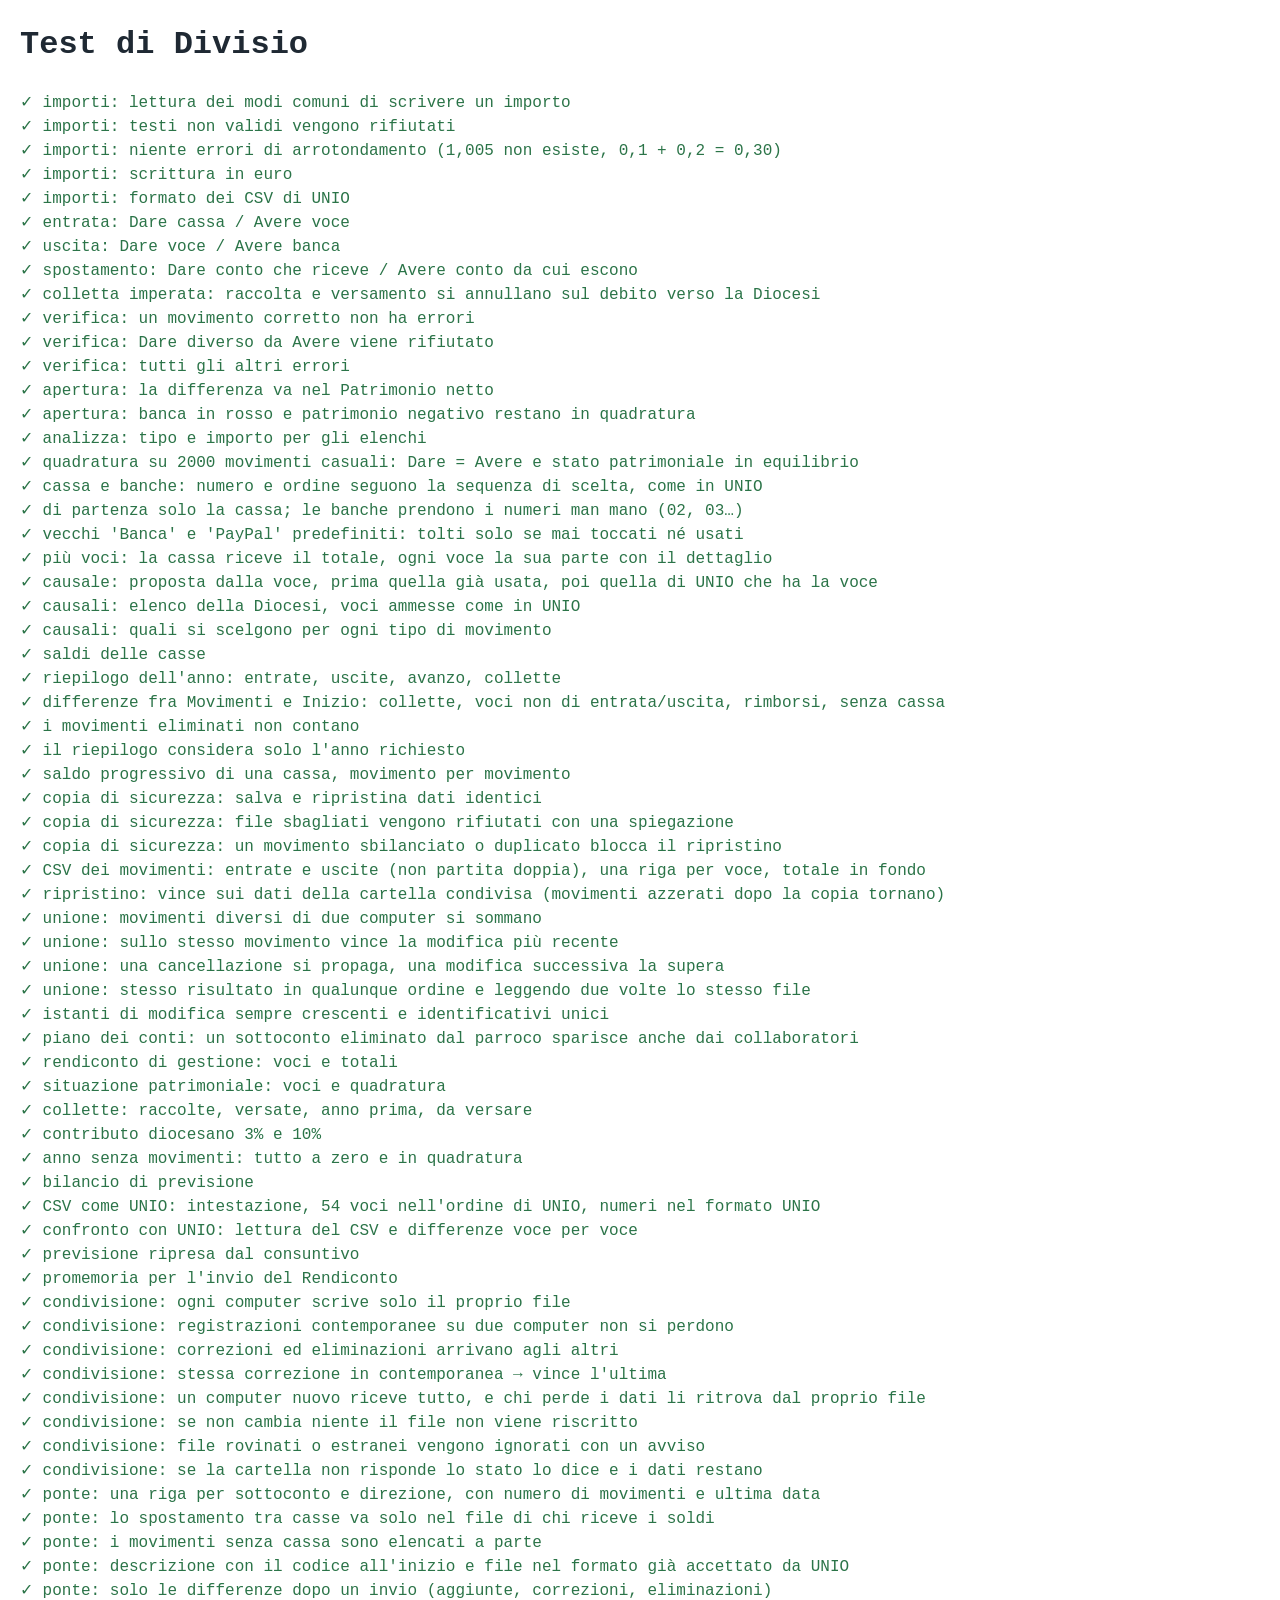
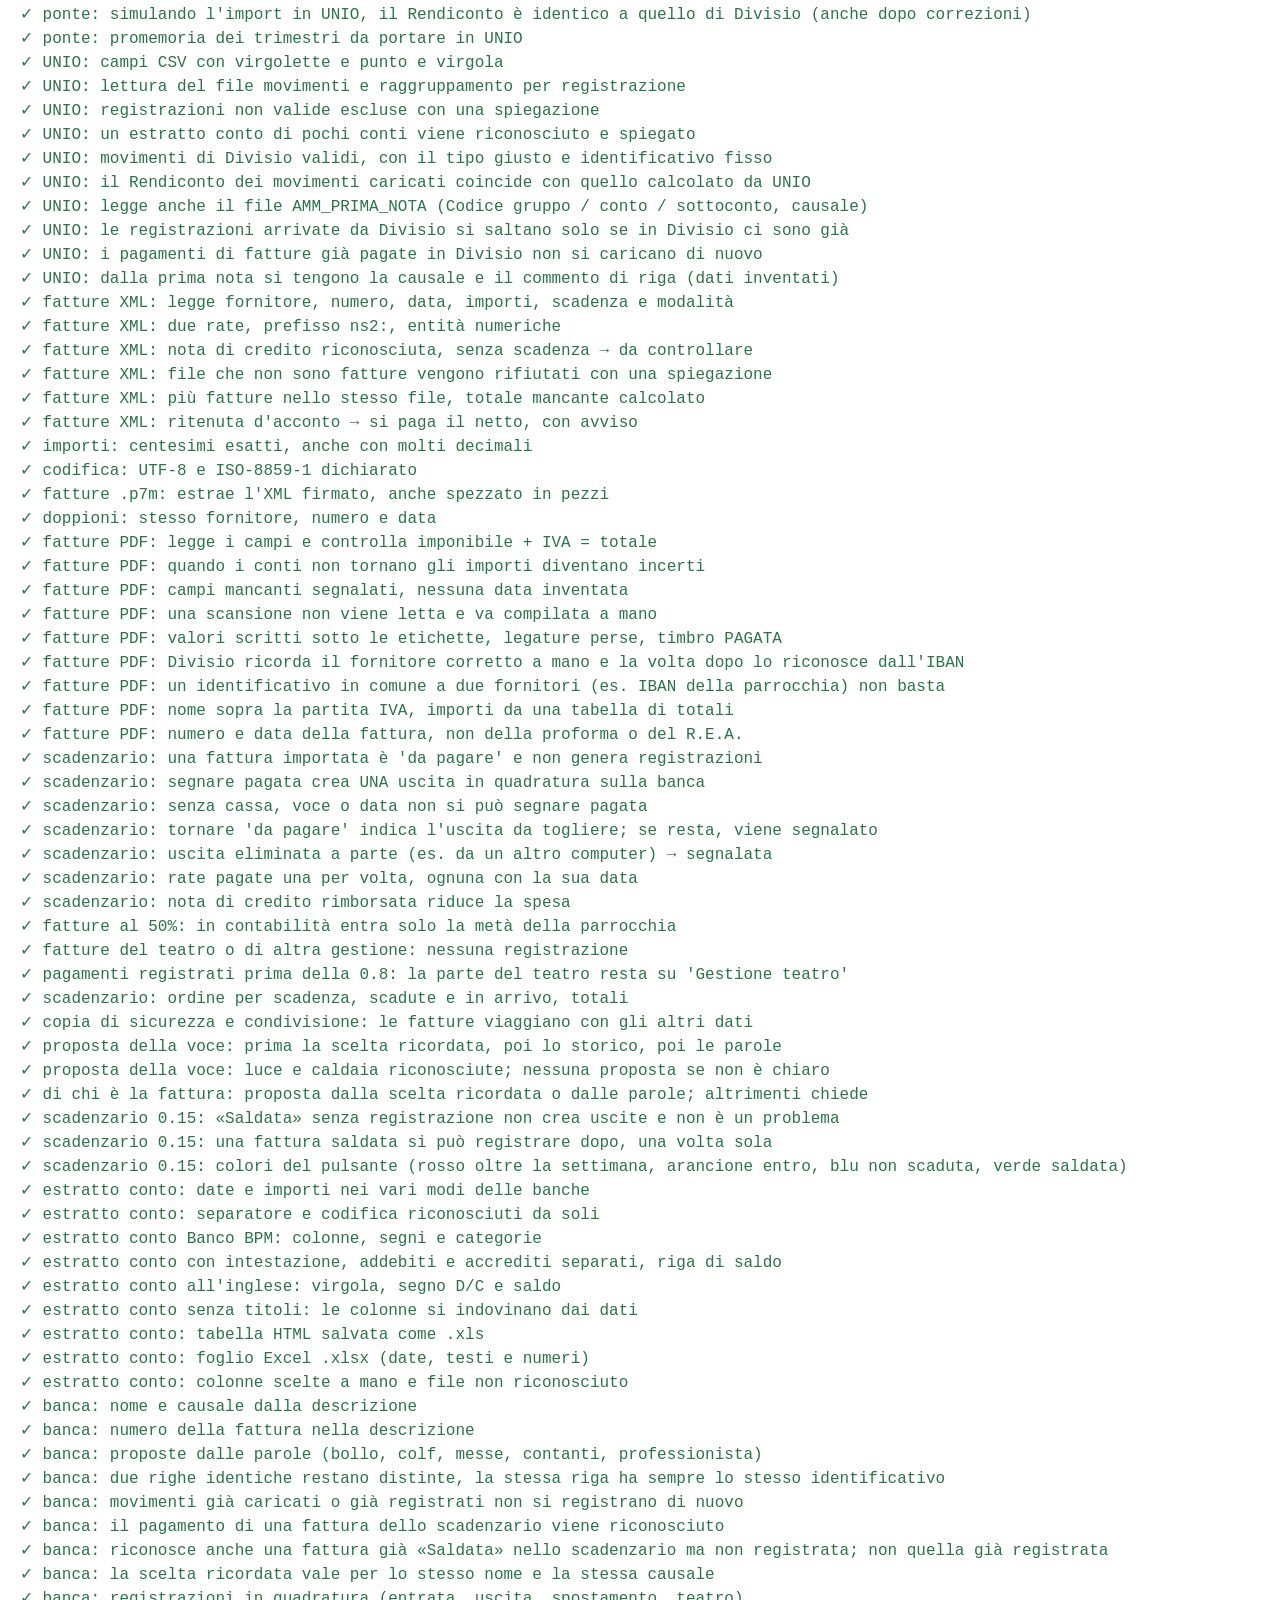
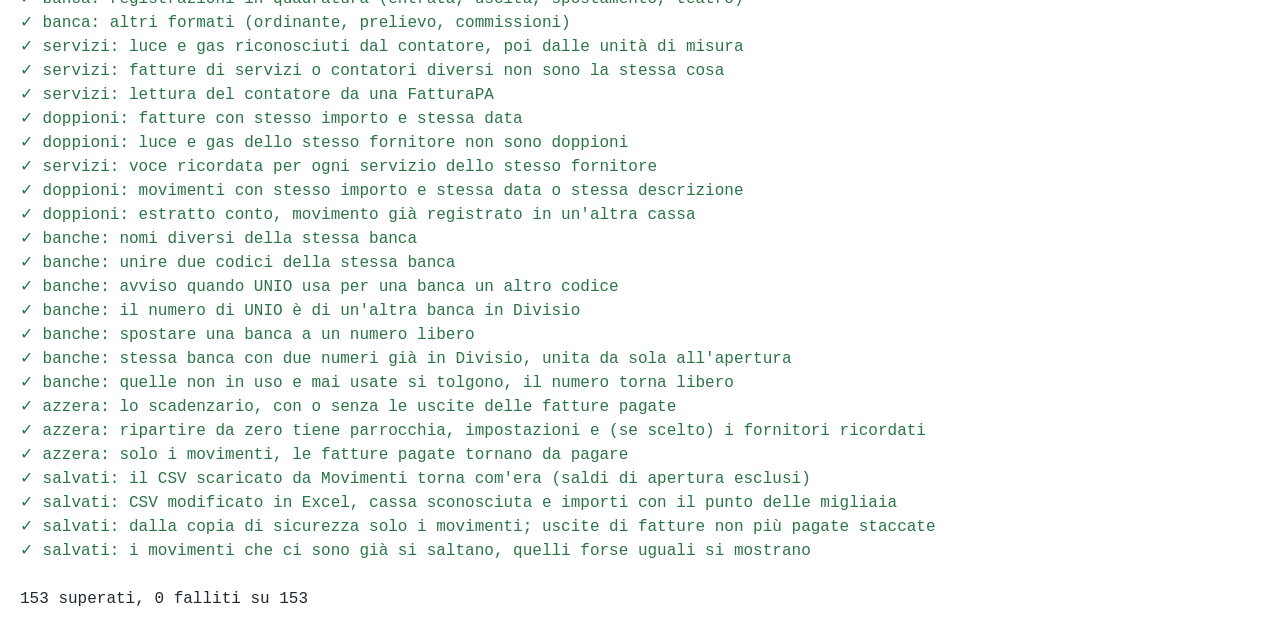
<file: tests/index.html>
<!doctype html>
<html lang="it">
<head><meta charset="utf-8"><meta name="viewport" content="width=device-width, initial-scale=1"><title>Divisio – test</title>
<style>body{font:16px/1.5 ui-monospace,Menlo,Consolas,monospace;margin:20px;background:#fff;color:#1f2933} .ok{color:#2b7448} .ko{color:#b3261e;font-weight:700}</style></head>
<body>
<h1>Test di Divisio</h1>
<pre id="esito">In esecuzione…</pre>
<script type="module">
  import { esegui } from "./tutti.js";
  const out = document.getElementById("esito");
  out.textContent = "";
  esegui((t) => { const s = document.createElement("span"); s.className = t.startsWith("✗") ? "ko" : t.startsWith("✓") ? "ok" : ""; s.textContent = t + "\n"; out.appendChild(s); });
</script>
</body>
</html>
</file>
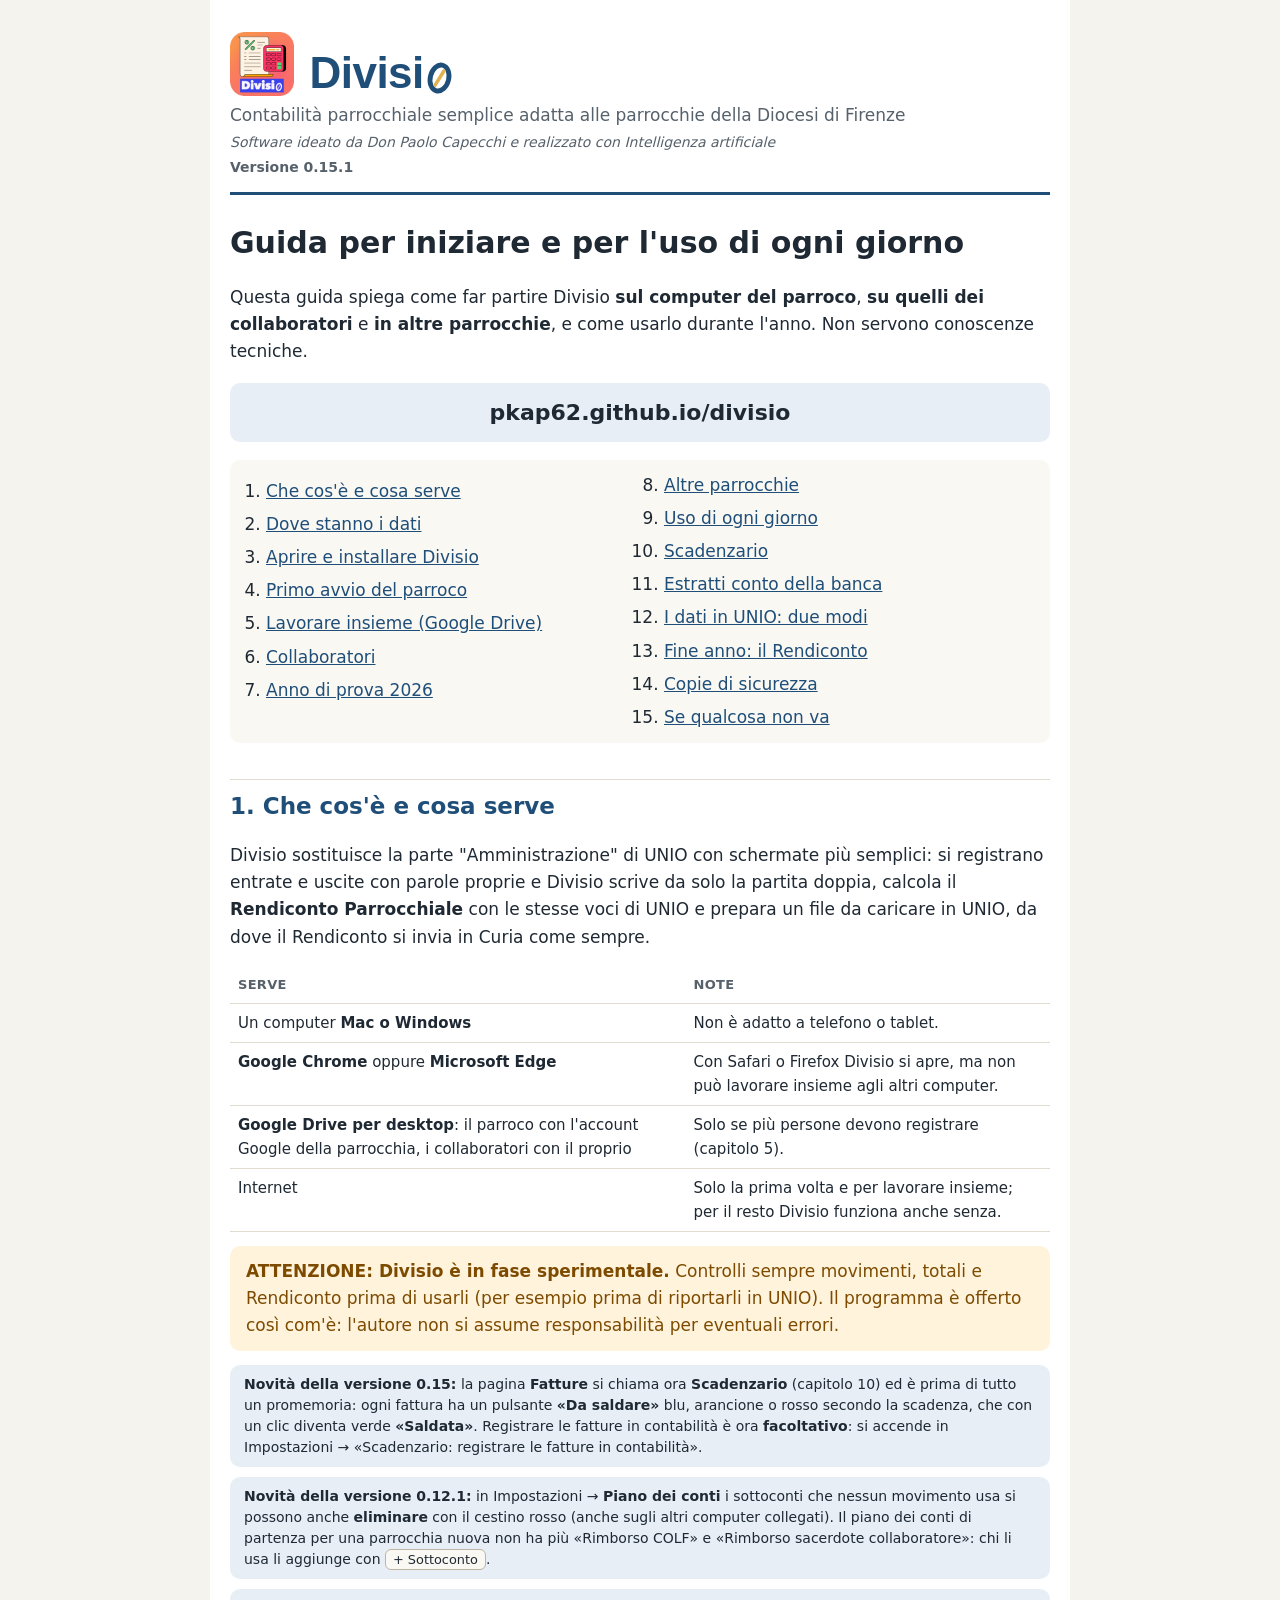
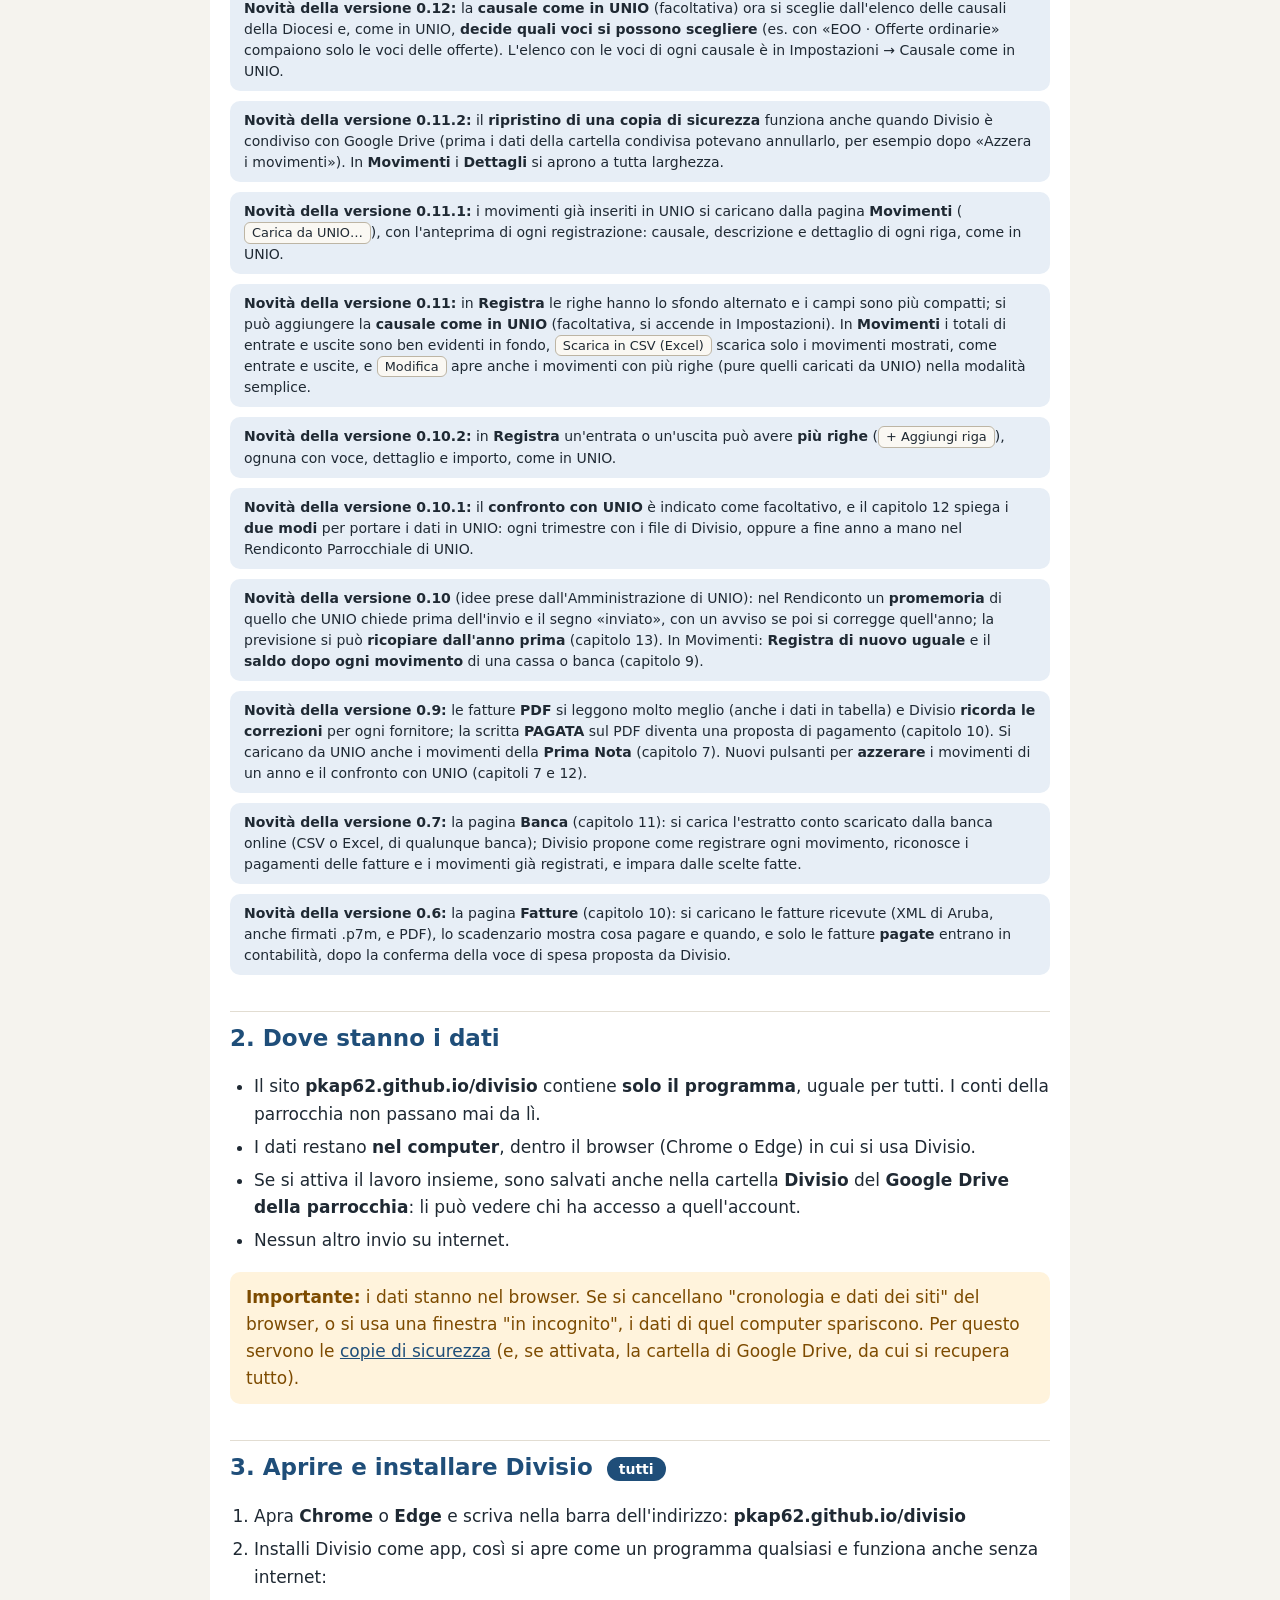
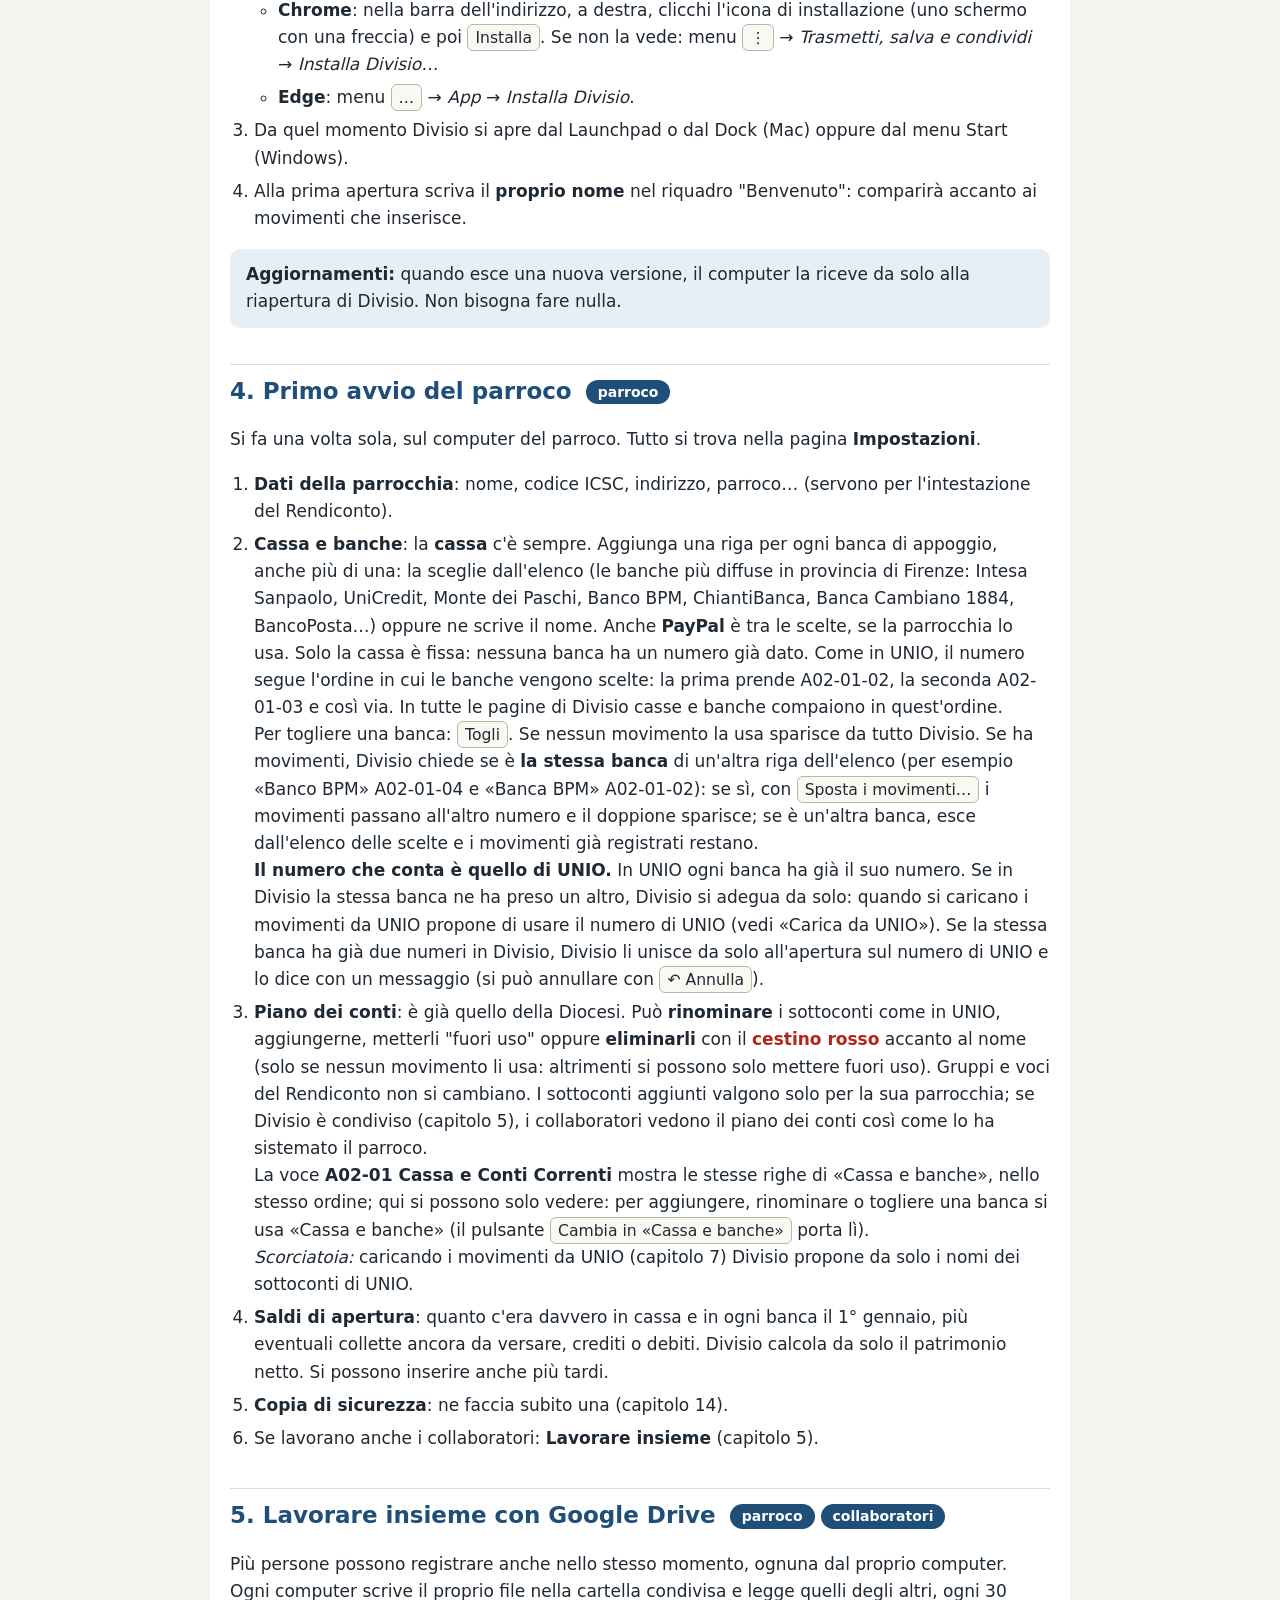
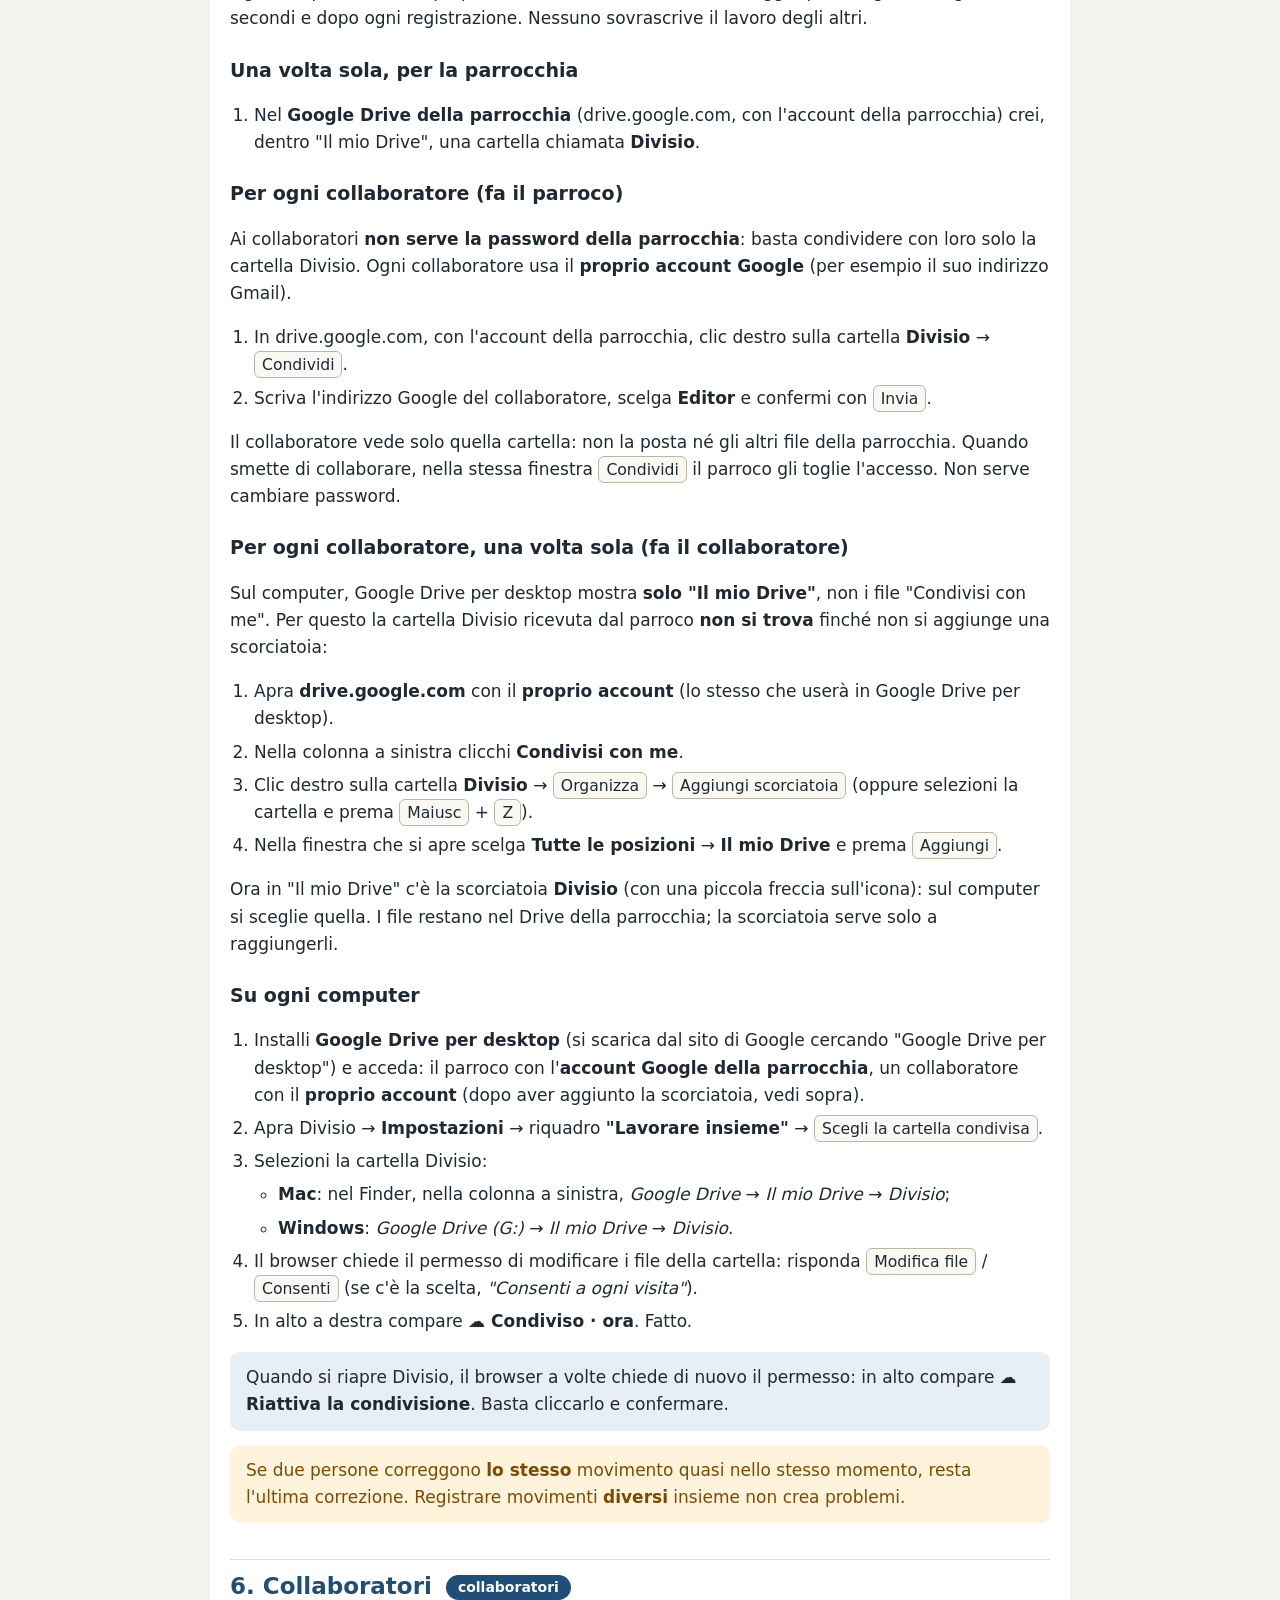
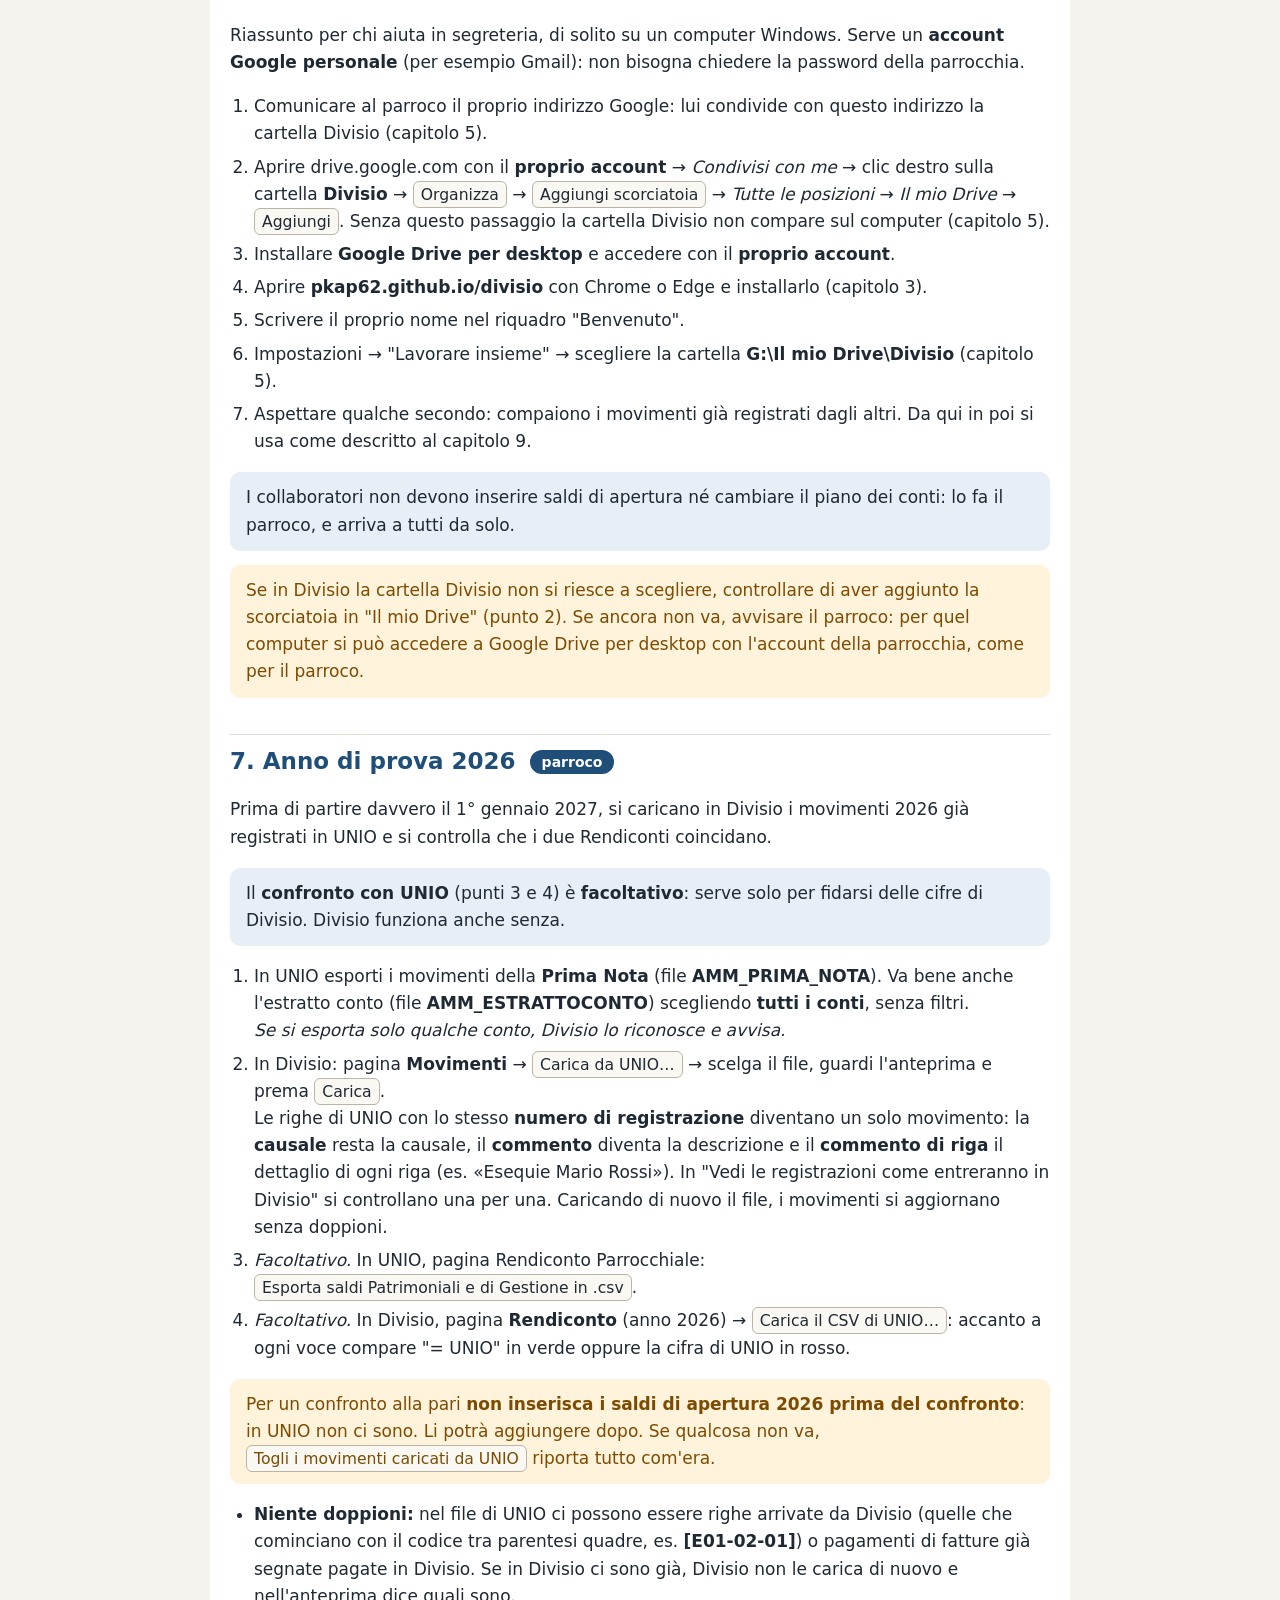
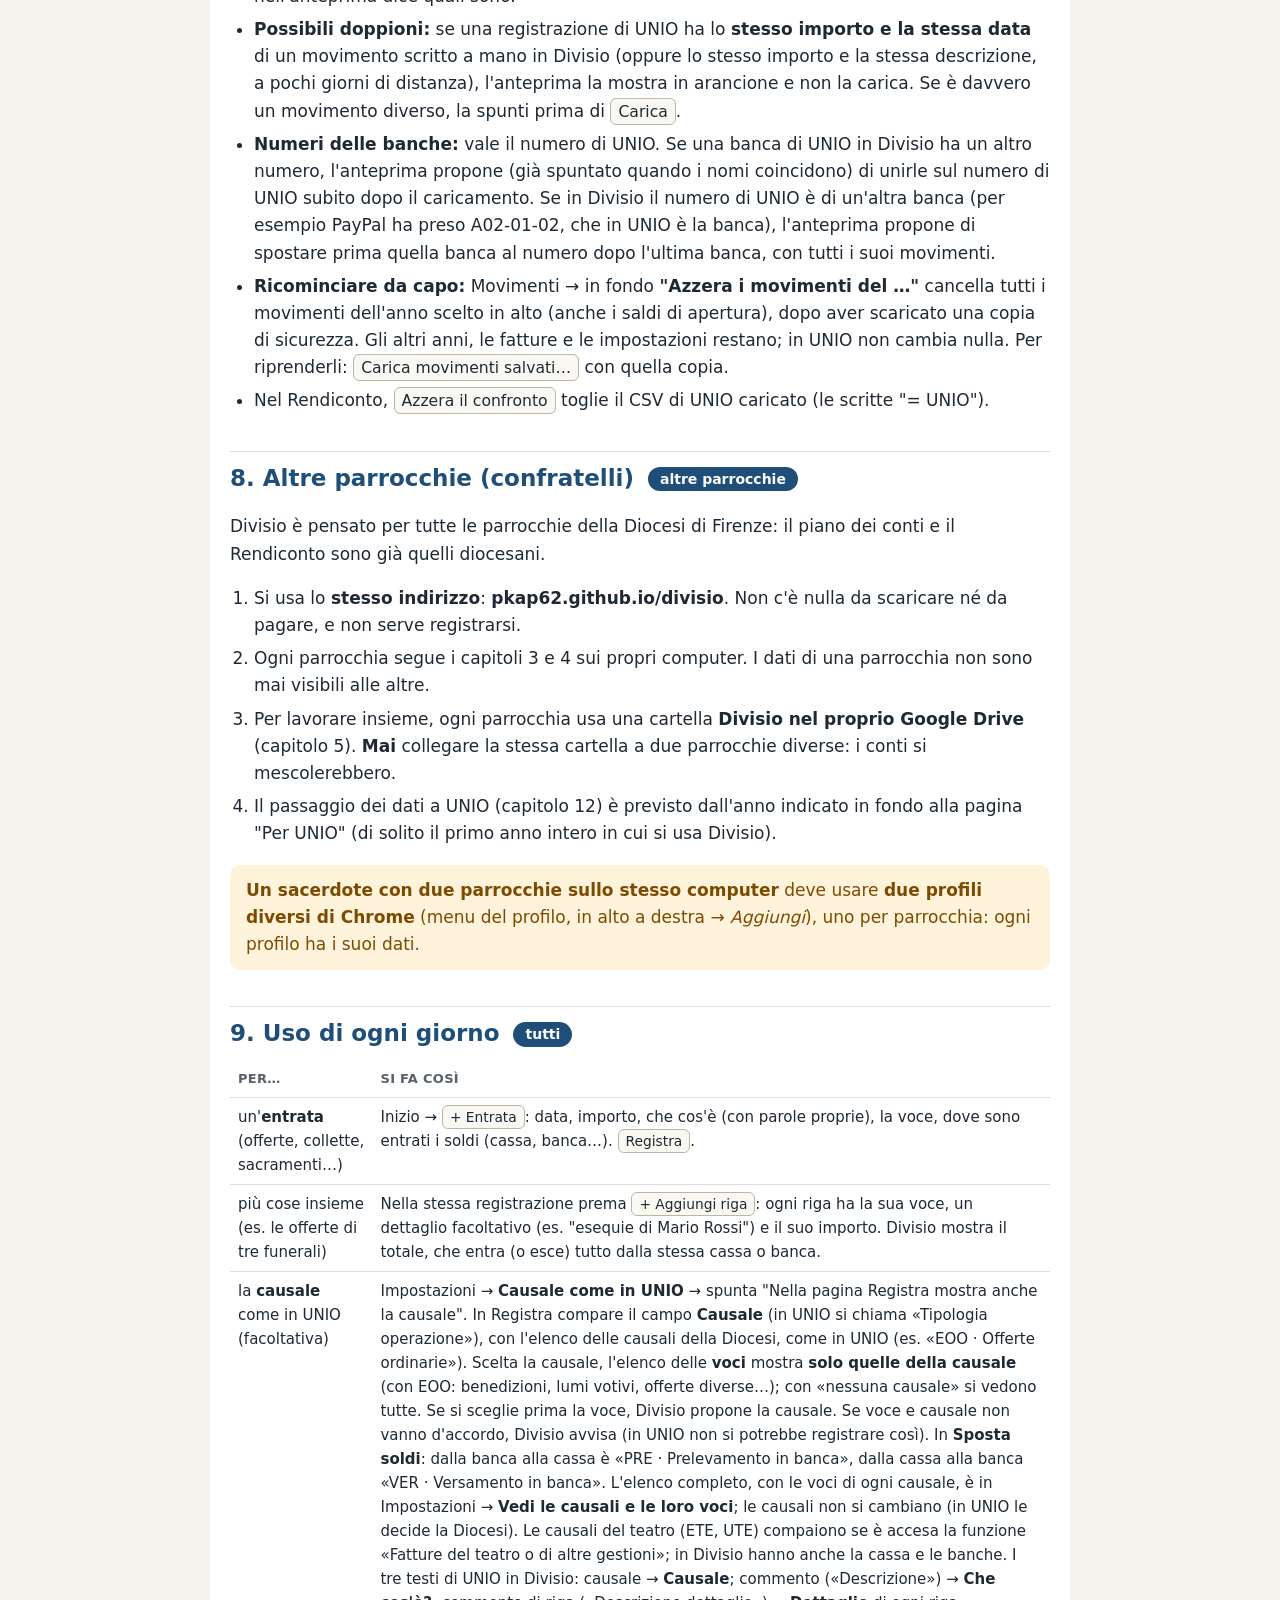
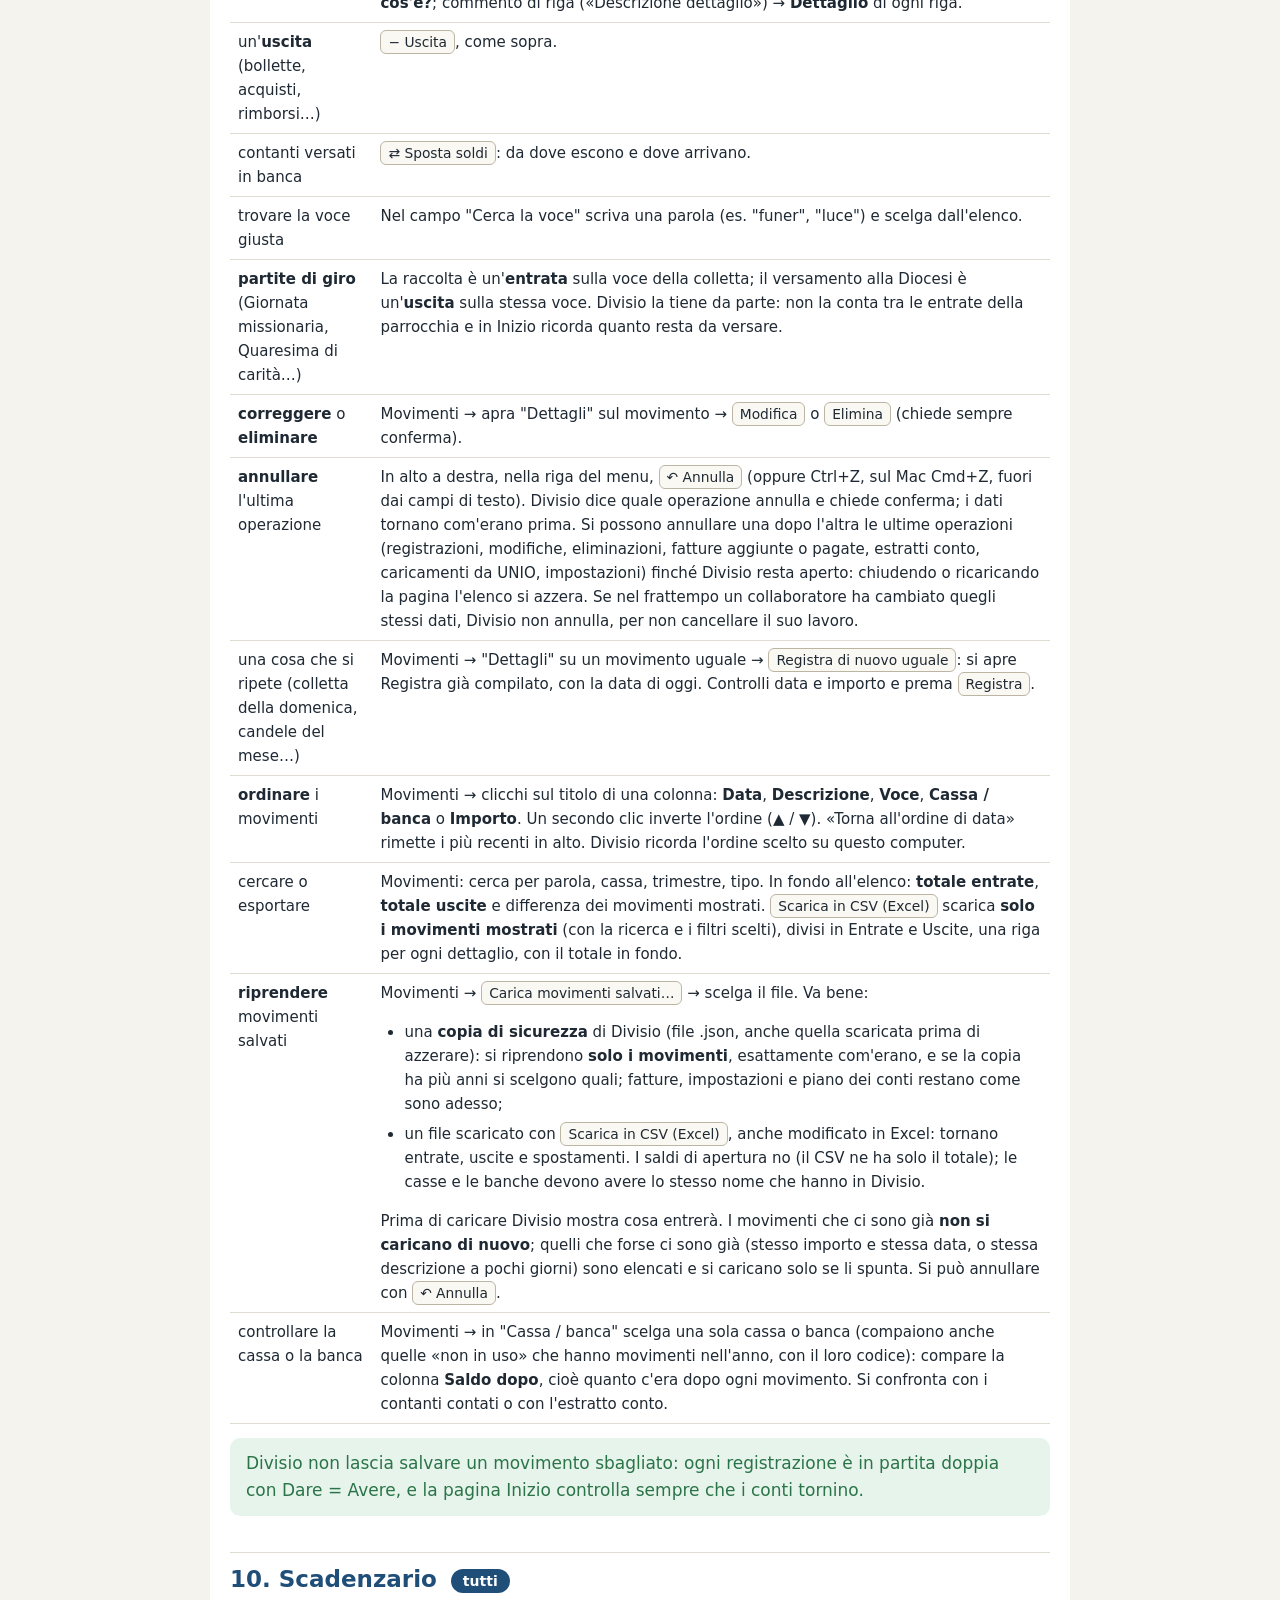
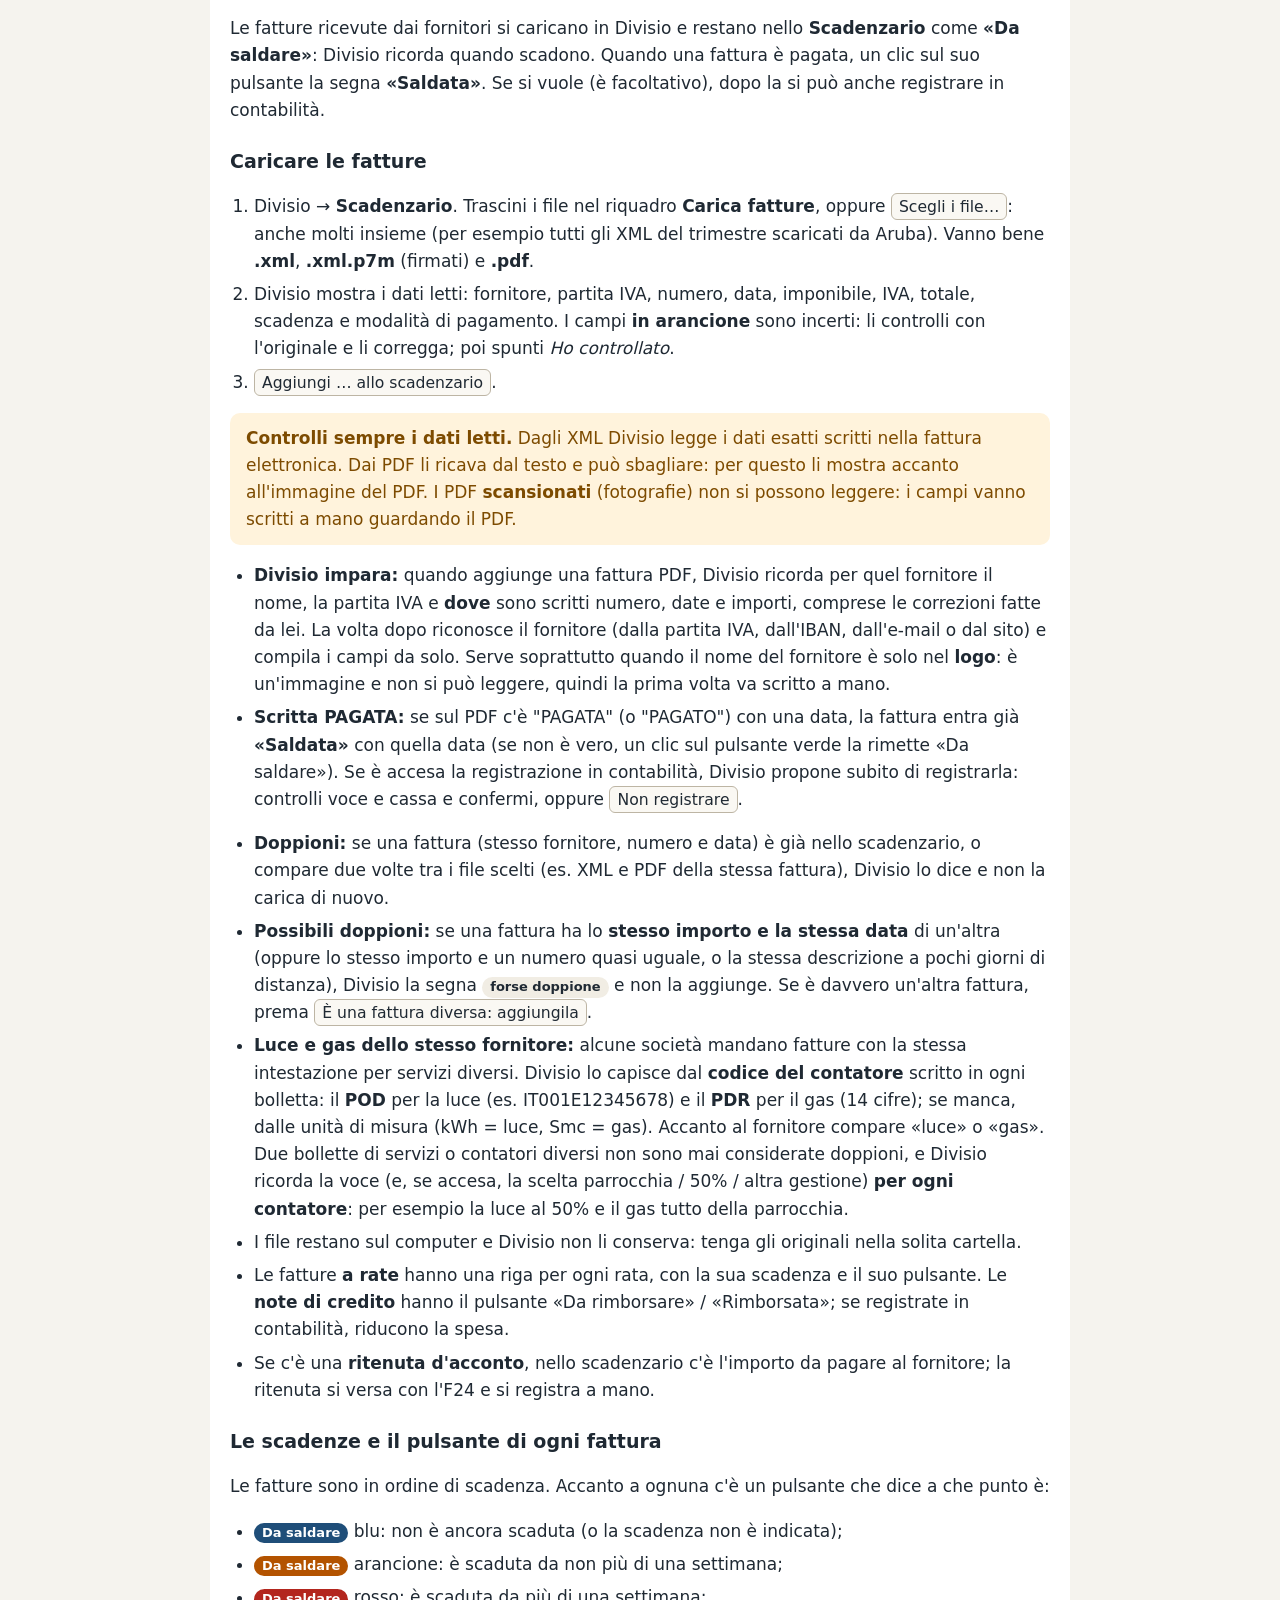
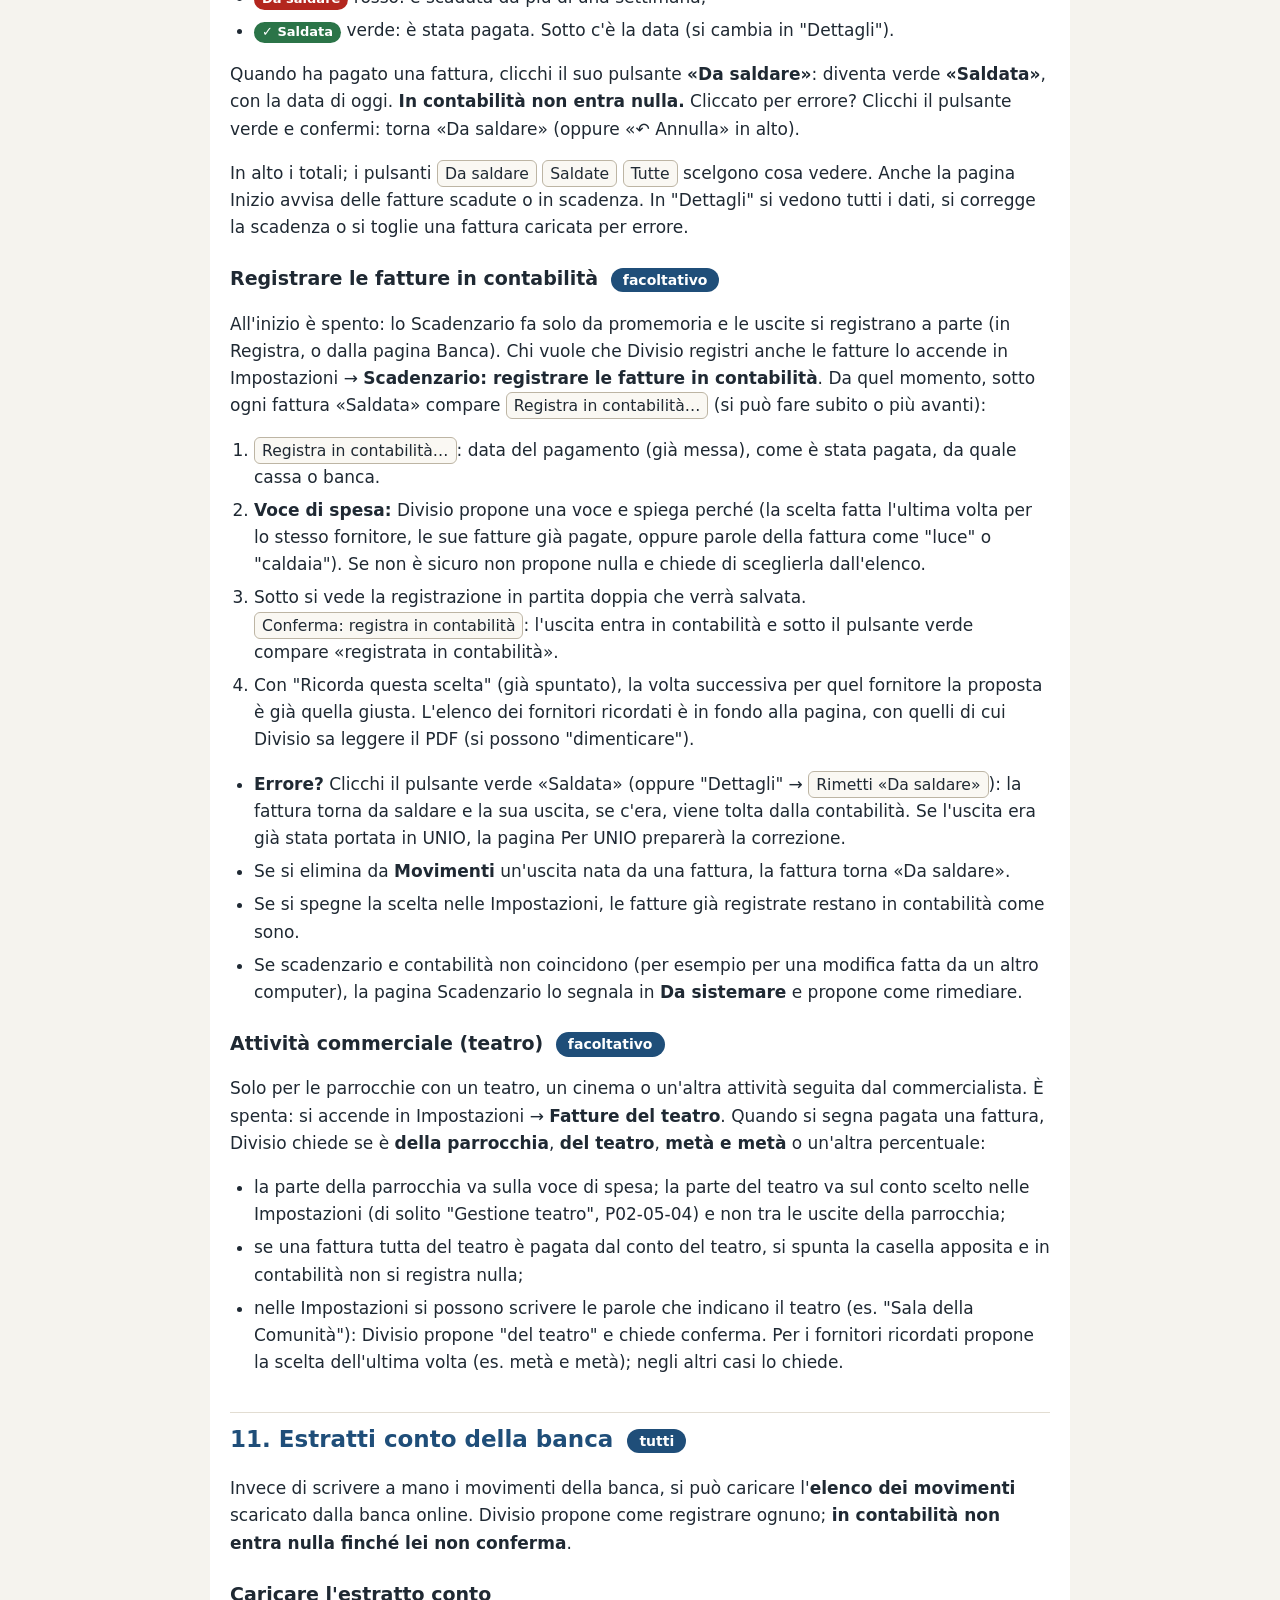
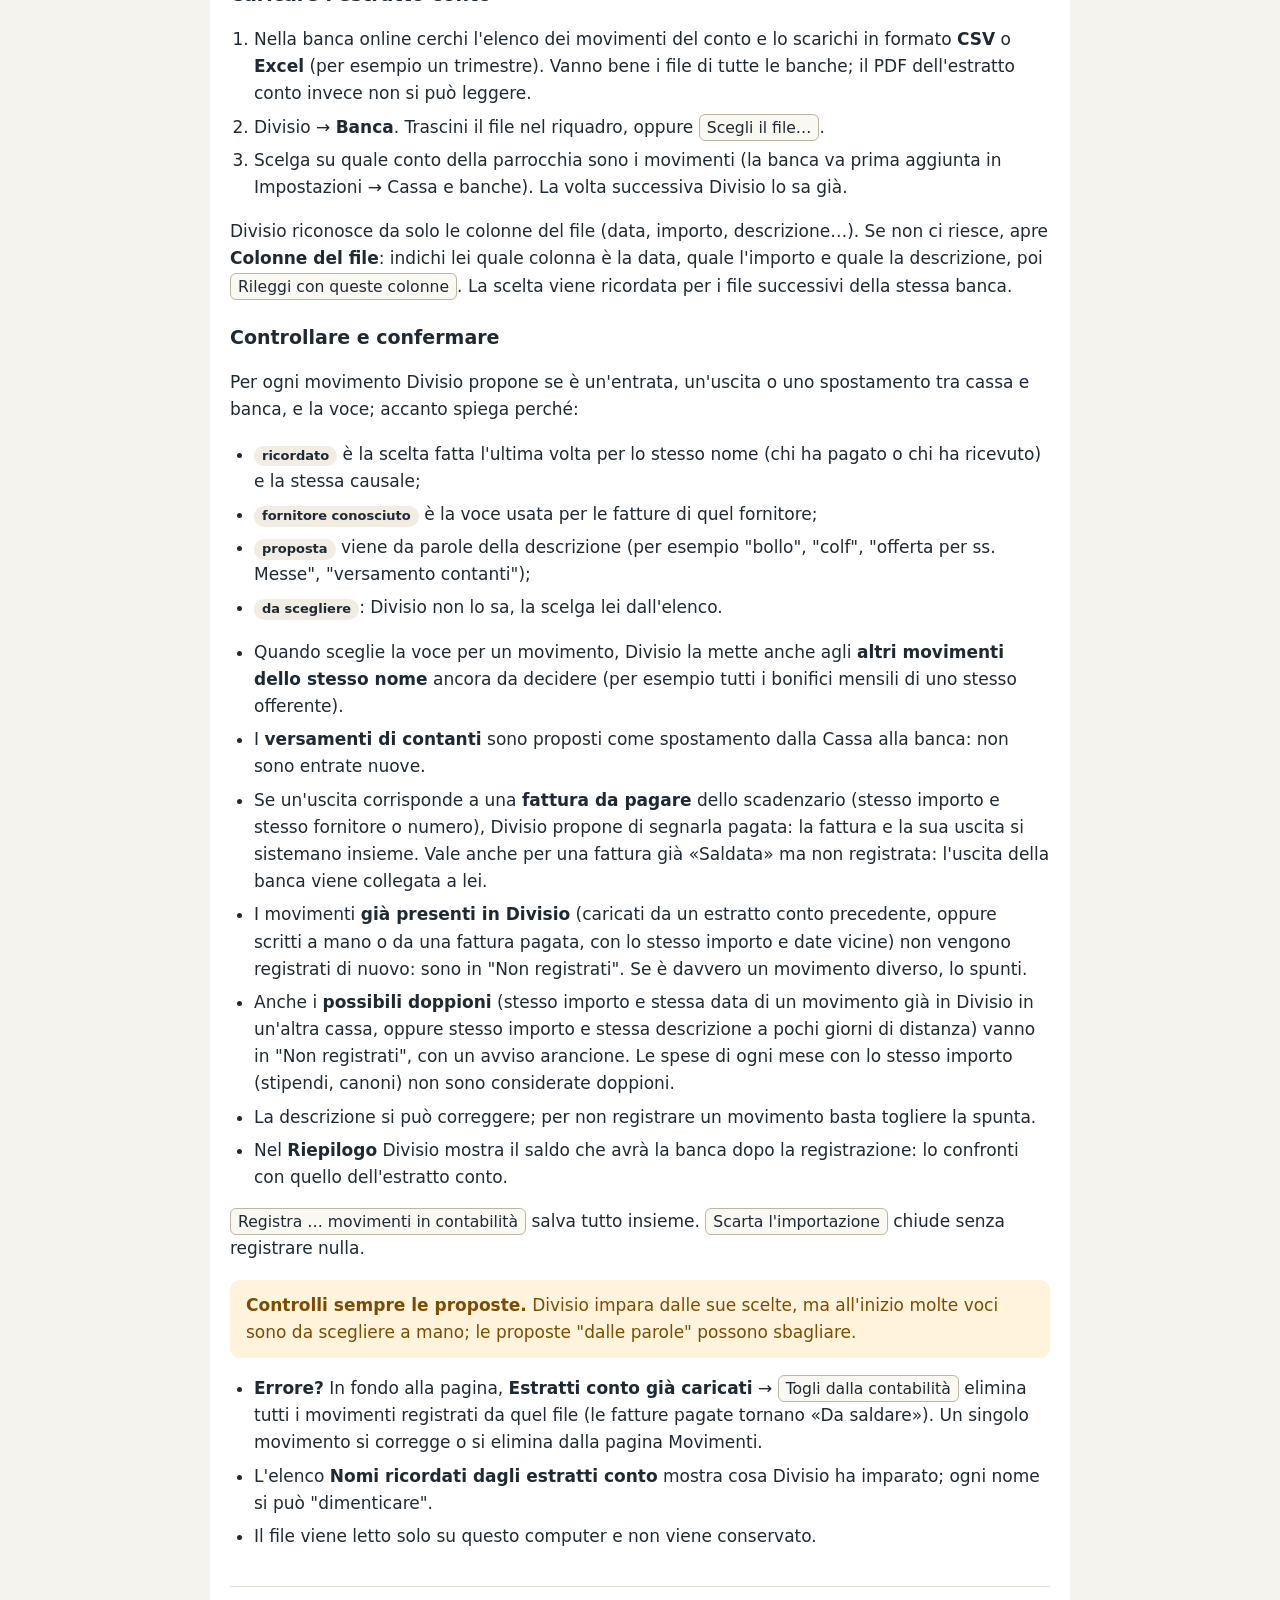
<file: guida.html>
<!doctype html>
<html lang="it">
<head>
<meta charset="utf-8">
<meta name="viewport" content="width=device-width, initial-scale=1">
<title>Divisio – Guida</title>
<link rel="icon" href="icone/icona-32.png" type="image/png" sizes="32x32">
<style>
  :root { --blu: #1f4e79; --blu-chiaro: #e7eef6; --oro: #a8761f; --testo: #1f2933; --tenue: #56616b; --linea: #e2ddd2;
          --verde: #2b7448; --verde-chiaro: #e6f4ec; --arancio: #7d4b00; --arancio-chiaro: #fff3dc; }
  * { box-sizing: border-box; }
  body { margin: 0; background: #f5f3ee; color: var(--testo); font: 17px/1.6 system-ui, -apple-system, "Segoe UI", Roboto, sans-serif; }
  .foglio { max-width: 860px; margin: 0 auto; padding: 32px 20px 60px; background: #fff; }
  header { border-bottom: 3px solid var(--blu); padding-bottom: 14px; margin-bottom: 24px; }
  .marchio { display: inline-flex; align-items: flex-end; font-family: "Avenir Next", Avenir, "Segoe UI", Arial, sans-serif; font-weight: 800;
             font-size: 44px; line-height: 1; letter-spacing: -.5px; color: var(--blu); }
  header .logo { width: 64px; height: 64px; vertical-align: bottom; margin-right: 10px; }
  .marchio svg { height: .8em; width: auto; margin-left: .03em; }
  header p { margin: 6px 0 0; color: var(--tenue); }
  header p.autore { margin-top: 2px; font-size: 14px; font-style: italic; }
  header p.versione { margin-top: 2px; font-size: 14px; font-weight: 600; }
  h1 { font-size: 30px; margin: 18px 0 4px; }
  h2 { font-size: 23px; color: var(--blu); margin: 36px 0 10px; padding-top: 8px; border-top: 1px solid var(--linea); }
  h3 { font-size: 19px; margin: 22px 0 6px; }
  a { color: var(--blu); }
  .indirizzo { font-size: 22px; font-weight: 700; background: var(--blu-chiaro); padding: 12px 16px; border-radius: 10px; display: block; text-align: center; margin: 10px 0 18px; }
  ol, ul { padding-left: 24px; } li { margin: 6px 0; }
  .box { border-radius: 10px; padding: 12px 16px; margin: 14px 0; }
  .box.novita { font-size: 14px; line-height: 1.5; padding: 9px 14px; margin: 10px 0; }
  .nota { background: var(--blu-chiaro); } .ok { background: var(--verde-chiaro); color: var(--verde); } .attenzione { background: var(--arancio-chiaro); color: var(--arancio); }
  .indice { columns: 2; column-gap: 28px; background: #faf8f3; border-radius: 10px; padding: 12px 16px 12px 36px; }
  table { width: 100%; border-collapse: collapse; font-size: 15px; margin: 10px 0; }
  th, td { border-bottom: 1px solid var(--linea); padding: 7px 8px; text-align: left; vertical-align: top; }
  th { color: var(--tenue); font-size: 13px; text-transform: uppercase; letter-spacing: .3px; }
  kbd, .bottone { display: inline-block; border: 1px solid #bdb5a4; border-radius: 6px; padding: 0 7px; background: #faf8f3; font: inherit; font-size: .92em; white-space: nowrap; }
  .chi { display: inline-block; background: var(--blu); color: #fff; border-radius: 999px; padding: 1px 12px; font-size: 14px; font-weight: 600; vertical-align: middle; margin-left: 6px; }
  footer { margin-top: 40px; color: var(--tenue); font-size: 14px; border-top: 1px solid var(--linea); padding-top: 12px; }
  @media print {
    body { background: #fff; font-size: 11pt; } .foglio { padding: 0; max-width: none; }
    .box.novita { font-size: 9pt; }
    h2 { break-before: auto; break-after: avoid; } h3 { break-after: avoid; } li, .box, tr { break-inside: avoid; } th { break-after: avoid; }
    a { color: inherit; text-decoration: none; } .indice { columns: 2; }
  }
  @page { margin: 16mm 15mm; }
  .pill-guida { display: inline-block; border-radius: 999px; padding: 0 8px; font-size: 13px; font-weight: 600; background: #f1ede4; }
</style>
</head>
<body>
<div class="foglio">
<header>
  <img class="logo" src="icone/icona-192.png" alt="" width="64" height="64">
  <div class="marchio" aria-label="Divisio">Divisi<svg viewBox="0 0 66 80" aria-hidden="true">
    <ellipse cx="33" cy="41" rx="21" ry="30" transform="rotate(14 33 41)" fill="none" stroke="currentColor" stroke-width="11"/>
    <line x1="23" y1="57" x2="43" y2="25" stroke="#e0b252" stroke-width="8" stroke-linecap="round"/></svg></div>
  <p>Contabilità parrocchiale semplice adatta alle parrocchie della Diocesi di Firenze</p>
  <p class="autore">Software ideato da Don Paolo Capecchi e realizzato con Intelligenza artificiale</p>
  <p class="versione">Versione <span id="versione">0.15.0</span></p>
</header>

<h1>Guida per iniziare e per l'uso di ogni giorno</h1>
<p>Questa guida spiega come far partire Divisio <b>sul computer del parroco</b>, <b>su quelli dei collaboratori</b> e <b>in altre parrocchie</b>,
e come usarlo durante l'anno. Non servono conoscenze tecniche.</p>
<span class="indirizzo">pkap62.github.io/divisio</span>

<ol class="indice">
  <li><a href="#cosa">Che cos'è e cosa serve</a></li>
  <li><a href="#privacy">Dove stanno i dati</a></li>
  <li><a href="#installare">Aprire e installare Divisio</a></li>
  <li><a href="#parroco">Primo avvio del parroco</a></li>
  <li><a href="#insieme">Lavorare insieme (Google Drive)</a></li>
  <li><a href="#collaboratori">Collaboratori</a></li>
  <li><a href="#prova">Anno di prova 2026</a></li>
  <li><a href="#altre">Altre parrocchie</a></li>
  <li><a href="#giorno">Uso di ogni giorno</a></li>
  <li><a href="#fatture">Scadenzario</a></li>
  <li><a href="#banca">Estratti conto della banca</a></li>
  <li><a href="#trimestre">I dati in UNIO: due modi</a></li>
  <li><a href="#anno">Fine anno: il Rendiconto</a></li>
  <li><a href="#copie">Copie di sicurezza</a></li>
  <li><a href="#problemi">Se qualcosa non va</a></li>
</ol>

<h2 id="cosa">1. Che cos'è e cosa serve</h2>
<p>Divisio sostituisce la parte "Amministrazione" di UNIO con schermate più semplici: si registrano entrate e uscite con parole proprie
e Divisio scrive da solo la partita doppia, calcola il <b>Rendiconto Parrocchiale</b> con le stesse voci di UNIO e prepara un file da caricare in UNIO,
da dove il Rendiconto si invia in Curia come sempre.</p>
<table>
  <tr><th>Serve</th><th>Note</th></tr>
  <tr><td>Un computer <b>Mac o Windows</b></td><td>Non è adatto a telefono o tablet.</td></tr>
  <tr><td><b>Google Chrome</b> oppure <b>Microsoft Edge</b></td><td>Con Safari o Firefox Divisio si apre, ma non può lavorare insieme agli altri computer.</td></tr>
  <tr><td><b>Google Drive per desktop</b>: il parroco con l'account Google della parrocchia, i collaboratori con il proprio</td><td>Solo se più persone devono registrare (capitolo 5).</td></tr>
  <tr><td>Internet</td><td>Solo la prima volta e per lavorare insieme; per il resto Divisio funziona anche senza.</td></tr>
</table>

<div class="box attenzione"><b>ATTENZIONE: Divisio è in fase sperimentale.</b> Controlli sempre movimenti, totali e Rendiconto prima di usarli
(per esempio prima di riportarli in UNIO). Il programma è offerto così com'è: l'autore non si assume responsabilità per eventuali errori.</div>

<div class="box nota novita"><b>Novità della versione 0.15:</b> la pagina <b>Fatture</b> si chiama ora <b>Scadenzario</b> (capitolo 10) ed è prima di tutto un promemoria:
ogni fattura ha un pulsante <b>«Da saldare»</b> blu, arancione o rosso secondo la scadenza, che con un clic diventa verde <b>«Saldata»</b>.
Registrare le fatture in contabilità è ora <b>facoltativo</b>: si accende in Impostazioni → «Scadenzario: registrare le fatture in contabilità».</div>

<div class="box nota novita"><b>Novità della versione 0.12.1:</b> in Impostazioni → <b>Piano dei conti</b> i sottoconti che nessun movimento usa
si possono anche <b>eliminare</b> con il cestino rosso (anche sugli altri computer collegati). Il piano dei conti di partenza per una parrocchia nuova non ha più «Rimborso COLF»
e «Rimborso sacerdote collaboratore»: chi li usa li aggiunge con <span class="bottone">+ Sottoconto</span>.</div>

<div class="box nota novita"><b>Novità della versione 0.12:</b> la <b>causale come in UNIO</b> (facoltativa) ora si sceglie dall'elenco delle causali della Diocesi
e, come in UNIO, <b>decide quali voci si possono scegliere</b> (es. con «EOO · Offerte ordinarie» compaiono solo le voci delle offerte). L'elenco con le voci di ogni causale
è in Impostazioni → Causale come in UNIO.</div>

<div class="box nota novita"><b>Novità della versione 0.11.2:</b> il <b>ripristino di una copia di sicurezza</b> funziona anche quando Divisio è condiviso con Google Drive
(prima i dati della cartella condivisa potevano annullarlo, per esempio dopo «Azzera i movimenti»). In <b>Movimenti</b> i <b>Dettagli</b> si aprono a tutta larghezza.</div>

<div class="box nota novita"><b>Novità della versione 0.11.1:</b> i movimenti già inseriti in UNIO si caricano dalla pagina <b>Movimenti</b>
(<span class="bottone">Carica da UNIO…</span>), con l'anteprima di ogni registrazione: causale, descrizione e dettaglio di ogni riga, come in UNIO.</div>

<div class="box nota novita"><b>Novità della versione 0.11:</b> in <b>Registra</b> le righe hanno lo sfondo alternato e i campi sono più compatti;
si può aggiungere la <b>causale come in UNIO</b> (facoltativa, si accende in Impostazioni). In <b>Movimenti</b> i totali di entrate e uscite sono ben evidenti in fondo,
<span class="bottone">Scarica in CSV (Excel)</span> scarica solo i movimenti mostrati, come entrate e uscite, e <span class="bottone">Modifica</span>
apre anche i movimenti con più righe (pure quelli caricati da UNIO) nella modalità semplice.</div>

<div class="box nota novita"><b>Novità della versione 0.10.2:</b> in <b>Registra</b> un'entrata o un'uscita può avere <b>più righe</b>
(<span class="bottone">+ Aggiungi riga</span>), ognuna con voce, dettaglio e importo, come in UNIO.</div>

<div class="box nota novita"><b>Novità della versione 0.10.1:</b> il <b>confronto con UNIO</b> è indicato come facoltativo, e il capitolo 12 spiega i <b>due modi</b>
per portare i dati in UNIO: ogni trimestre con i file di Divisio, oppure a fine anno a mano nel Rendiconto Parrocchiale di UNIO.</div>

<div class="box nota novita"><b>Novità della versione 0.10</b> (idee prese dall'Amministrazione di UNIO): nel Rendiconto un <b>promemoria</b> di quello che UNIO chiede
prima dell'invio e il segno «inviato», con un avviso se poi si corregge quell'anno; la previsione si può <b>ricopiare dall'anno prima</b> (capitolo 13).
In Movimenti: <b>Registra di nuovo uguale</b> e il <b>saldo dopo ogni movimento</b> di una cassa o banca (capitolo 9).</div>

<div class="box nota novita"><b>Novità della versione 0.9:</b> le fatture <b>PDF</b> si leggono molto meglio (anche i dati in tabella) e Divisio
<b>ricorda le correzioni</b> per ogni fornitore; la scritta <b>PAGATA</b> sul PDF diventa una proposta di pagamento (capitolo 10).
Si caricano da UNIO anche i movimenti della <b>Prima Nota</b> (capitolo 7). Nuovi pulsanti per <b>azzerare</b> i movimenti di un anno e il confronto con UNIO (capitoli 7 e 12).</div>

<div class="box nota novita"><b>Novità della versione 0.7:</b> la pagina <b>Banca</b> (capitolo 11): si carica l'estratto conto scaricato dalla banca online (CSV o Excel, di qualunque banca);
Divisio propone come registrare ogni movimento, riconosce i pagamenti delle fatture e i movimenti già registrati, e impara dalle scelte fatte.</div>

<div class="box nota novita"><b>Novità della versione 0.6:</b> la pagina <b>Fatture</b> (capitolo 10): si caricano le fatture ricevute (XML di Aruba, anche firmati .p7m, e PDF),
lo scadenzario mostra cosa pagare e quando, e solo le fatture <b>pagate</b> entrano in contabilità, dopo la conferma della voce di spesa proposta da Divisio.</div>

<h2 id="privacy">2. Dove stanno i dati</h2>
<ul>
  <li>Il sito <b>pkap62.github.io/divisio</b> contiene <b>solo il programma</b>, uguale per tutti. I conti della parrocchia non passano mai da lì.</li>
  <li>I dati restano <b>nel computer</b>, dentro il browser (Chrome o Edge) in cui si usa Divisio.</li>
  <li>Se si attiva il lavoro insieme, sono salvati anche nella cartella <b>Divisio</b> del <b>Google Drive della parrocchia</b>: li può vedere chi ha accesso a quell'account.</li>
  <li>Nessun altro invio su internet.</li>
</ul>
<div class="box attenzione"><b>Importante:</b> i dati stanno nel browser. Se si cancellano "cronologia e dati dei siti" del browser, o si usa una finestra "in incognito",
i dati di quel computer spariscono. Per questo servono le <a href="#copie">copie di sicurezza</a> (e, se attivata, la cartella di Google Drive, da cui si recupera tutto).</div>

<h2 id="installare">3. Aprire e installare Divisio <span class="chi">tutti</span></h2>
<ol>
  <li>Apra <b>Chrome</b> o <b>Edge</b> e scriva nella barra dell'indirizzo: <b>pkap62.github.io/divisio</b></li>
  <li>Installi Divisio come app, così si apre come un programma qualsiasi e funziona anche senza internet:
    <ul>
      <li><b>Chrome</b>: nella barra dell'indirizzo, a destra, clicchi l'icona di installazione (uno schermo con una freccia) e poi <span class="bottone">Installa</span>.
        Se non la vede: menu <kbd>⋮</kbd> → <i>Trasmetti, salva e condividi</i> → <i>Installa Divisio…</i></li>
      <li><b>Edge</b>: menu <kbd>…</kbd> → <i>App</i> → <i>Installa Divisio</i>.</li>
    </ul></li>
  <li>Da quel momento Divisio si apre dal Launchpad o dal Dock (Mac) oppure dal menu Start (Windows).</li>
  <li>Alla prima apertura scriva il <b>proprio nome</b> nel riquadro "Benvenuto": comparirà accanto ai movimenti che inserisce.</li>
</ol>
<div class="box nota"><b>Aggiornamenti:</b> quando esce una nuova versione, il computer la riceve da solo alla riapertura di Divisio. Non bisogna fare nulla.</div>

<h2 id="parroco">4. Primo avvio del parroco <span class="chi">parroco</span></h2>
<p>Si fa una volta sola, sul computer del parroco. Tutto si trova nella pagina <b>Impostazioni</b>.</p>
<ol>
  <li><b>Dati della parrocchia</b>: nome, codice ICSC, indirizzo, parroco… (servono per l'intestazione del Rendiconto).</li>
  <li><b>Cassa e banche</b>: la <b>cassa</b> c'è sempre. Aggiunga una riga per ogni banca di appoggio, anche più di una:
    la sceglie dall'elenco (le banche più diffuse in provincia di Firenze: Intesa Sanpaolo, UniCredit, Monte dei Paschi, Banco BPM, ChiantiBanca,
    Banca Cambiano 1884, BancoPosta…) oppure ne scrive il nome. Anche <b>PayPal</b> è tra le scelte, se la parrocchia lo usa.
    Solo la cassa è fissa: nessuna banca ha un numero già dato. Come in UNIO, il numero segue l'ordine in cui le banche vengono scelte:
    la prima prende A02-01-02, la seconda A02-01-03 e così via. In tutte le pagine di Divisio casse e banche compaiono in quest'ordine.<br>
    Per togliere una banca: <span class="bottone">Togli</span>. Se nessun movimento la usa sparisce da tutto Divisio.
    Se ha movimenti, Divisio chiede se è <b>la stessa banca</b> di un'altra riga dell'elenco (per esempio «Banco BPM» A02-01-04 e «Banca BPM» A02-01-02):
    se sì, con <span class="bottone">Sposta i movimenti…</span> i movimenti passano all'altro numero e il doppione sparisce;
    se è un'altra banca, esce dall'elenco delle scelte e i movimenti già registrati restano.<br>
    <b>Il numero che conta è quello di UNIO.</b> In UNIO ogni banca ha già il suo numero. Se in Divisio la stessa banca ne ha preso un altro,
    Divisio si adegua da solo: quando si caricano i movimenti da UNIO propone di usare il numero di UNIO (vedi «Carica da UNIO»).
    Se la stessa banca ha già due numeri in Divisio, Divisio li unisce da solo all'apertura sul numero di UNIO e lo dice con un messaggio
    (si può annullare con <span class="bottone">↶ Annulla</span>).</li>
  <li><b>Piano dei conti</b>: è già quello della Diocesi. Può <b>rinominare</b> i sottoconti come in UNIO,
    aggiungerne, metterli "fuori uso" oppure <b>eliminarli</b> con il <b style="color:#b3261e">cestino rosso</b> accanto al nome (solo se nessun movimento li usa:
    altrimenti si possono solo mettere fuori uso). Gruppi e voci del Rendiconto non si cambiano.
    I sottoconti aggiunti valgono solo per la sua parrocchia; se Divisio è condiviso (capitolo 5), i collaboratori vedono il piano dei conti così come lo ha sistemato il parroco.<br>
    La voce <b>A02-01 Cassa e Conti Correnti</b> mostra le stesse righe di «Cassa e banche», nello stesso ordine; qui si possono solo vedere:
    per aggiungere, rinominare o togliere una banca si usa «Cassa e banche» (il pulsante <span class="bottone">Cambia in «Cassa e banche»</span> porta lì).<br>
    <i>Scorciatoia:</i> caricando i movimenti da UNIO (capitolo 7) Divisio propone da solo i nomi dei sottoconti di UNIO.</li>
  <li><b>Saldi di apertura</b>: quanto c'era davvero in cassa e in ogni banca il 1° gennaio, più eventuali collette ancora da versare, crediti o debiti.
    Divisio calcola da solo il patrimonio netto. Si possono inserire anche più tardi.</li>
  <li><b>Copia di sicurezza</b>: ne faccia subito una (capitolo 14).</li>
  <li>Se lavorano anche i collaboratori: <b>Lavorare insieme</b> (capitolo 5).</li>
</ol>

<h2 id="insieme">5. Lavorare insieme con Google Drive <span class="chi">parroco</span><span class="chi">collaboratori</span></h2>
<p>Più persone possono registrare anche nello stesso momento, ognuna dal proprio computer. Ogni computer scrive il proprio file nella cartella condivisa
e legge quelli degli altri, ogni 30 secondi e dopo ogni registrazione. Nessuno sovrascrive il lavoro degli altri.</p>
<h3>Una volta sola, per la parrocchia</h3>
<ol>
  <li>Nel <b>Google Drive della parrocchia</b> (drive.google.com, con l'account della parrocchia) crei, dentro "Il mio Drive", una cartella chiamata <b>Divisio</b>.</li>
</ol>
<h3>Per ogni collaboratore (fa il parroco)</h3>
<p>Ai collaboratori <b>non serve la password della parrocchia</b>: basta condividere con loro solo la cartella Divisio.
Ogni collaboratore usa il <b>proprio account Google</b> (per esempio il suo indirizzo Gmail).</p>
<ol>
  <li>In drive.google.com, con l'account della parrocchia, clic destro sulla cartella <b>Divisio</b> → <span class="bottone">Condividi</span>.</li>
  <li>Scriva l'indirizzo Google del collaboratore, scelga <b>Editor</b> e confermi con <span class="bottone">Invia</span>.</li>
</ol>
<p>Il collaboratore vede solo quella cartella: non la posta né gli altri file della parrocchia.
Quando smette di collaborare, nella stessa finestra <span class="bottone">Condividi</span> il parroco gli toglie l'accesso. Non serve cambiare password.</p>
<h3>Per ogni collaboratore, una volta sola (fa il collaboratore)</h3>
<p>Sul computer, Google Drive per desktop mostra <b>solo "Il mio Drive"</b>, non i file "Condivisi con me".
Per questo la cartella Divisio ricevuta dal parroco <b>non si trova</b> finché non si aggiunge una scorciatoia:</p>
<ol>
  <li>Apra <b>drive.google.com</b> con il <b>proprio account</b> (lo stesso che userà in Google Drive per desktop).</li>
  <li>Nella colonna a sinistra clicchi <b>Condivisi con me</b>.</li>
  <li>Clic destro sulla cartella <b>Divisio</b> → <span class="bottone">Organizza</span> → <span class="bottone">Aggiungi scorciatoia</span>
    (oppure selezioni la cartella e prema <kbd>Maiusc</kbd> + <kbd>Z</kbd>).</li>
  <li>Nella finestra che si apre scelga <b>Tutte le posizioni</b> → <b>Il mio Drive</b> e prema <span class="bottone">Aggiungi</span>.</li>
</ol>
<p>Ora in "Il mio Drive" c'è la scorciatoia <b>Divisio</b> (con una piccola freccia sull'icona): sul computer si sceglie quella.
I file restano nel Drive della parrocchia; la scorciatoia serve solo a raggiungerli.</p>
<h3>Su ogni computer</h3>
<ol>
  <li>Installi <b>Google Drive per desktop</b> (si scarica dal sito di Google cercando "Google Drive per desktop") e acceda:
    il parroco con l'<b>account Google della parrocchia</b>, un collaboratore con il <b>proprio account</b>
    (dopo aver aggiunto la scorciatoia, vedi sopra).</li>
  <li>Apra Divisio → <b>Impostazioni</b> → riquadro <b>"Lavorare insieme"</b> → <span class="bottone">Scegli la cartella condivisa</span>.</li>
  <li>Selezioni la cartella Divisio:
    <ul><li><b>Mac</b>: nel Finder, nella colonna a sinistra, <i>Google Drive</i> → <i>Il mio Drive</i> → <i>Divisio</i>;</li>
        <li><b>Windows</b>: <i>Google Drive (G:)</i> → <i>Il mio Drive</i> → <i>Divisio</i>.</li></ul></li>
  <li>Il browser chiede il permesso di modificare i file della cartella: risponda <span class="bottone">Modifica file</span> / <span class="bottone">Consenti</span>
    (se c'è la scelta, <i>"Consenti a ogni visita"</i>).</li>
  <li>In alto a destra compare <b>☁ Condiviso · ora</b>. Fatto.</li>
</ol>
<div class="box nota">Quando si riapre Divisio, il browser a volte chiede di nuovo il permesso: in alto compare <b>☁ Riattiva la condivisione</b>. Basta cliccarlo e confermare.</div>
<div class="box attenzione">Se due persone correggono <b>lo stesso</b> movimento quasi nello stesso momento, resta l'ultima correzione. Registrare movimenti <b>diversi</b> insieme non crea problemi.</div>

<h2 id="collaboratori">6. Collaboratori <span class="chi">collaboratori</span></h2>
<p>Riassunto per chi aiuta in segreteria, di solito su un computer Windows. Serve un <b>account Google personale</b> (per esempio Gmail):
non bisogna chiedere la password della parrocchia.</p>
<ol>
  <li>Comunicare al parroco il proprio indirizzo Google: lui condivide con questo indirizzo la cartella Divisio (capitolo 5).</li>
  <li>Aprire drive.google.com con il <b>proprio account</b> → <i>Condivisi con me</i> → clic destro sulla cartella <b>Divisio</b>
    → <span class="bottone">Organizza</span> → <span class="bottone">Aggiungi scorciatoia</span> → <i>Tutte le posizioni</i> → <i>Il mio Drive</i>
    → <span class="bottone">Aggiungi</span>. Senza questo passaggio la cartella Divisio non compare sul computer (capitolo 5).</li>
  <li>Installare <b>Google Drive per desktop</b> e accedere con il <b>proprio account</b>.</li>
  <li>Aprire <b>pkap62.github.io/divisio</b> con Chrome o Edge e installarlo (capitolo 3).</li>
  <li>Scrivere il proprio nome nel riquadro "Benvenuto".</li>
  <li>Impostazioni → "Lavorare insieme" → scegliere la cartella <b>G:\Il mio Drive\Divisio</b> (capitolo 5).</li>
  <li>Aspettare qualche secondo: compaiono i movimenti già registrati dagli altri. Da qui in poi si usa come descritto al capitolo 9.</li>
</ol>
<div class="box nota">I collaboratori non devono inserire saldi di apertura né cambiare il piano dei conti: lo fa il parroco, e arriva a tutti da solo.</div>
<div class="box attenzione">Se in Divisio la cartella Divisio non si riesce a scegliere, controllare di aver aggiunto la scorciatoia in "Il mio Drive" (punto 2).
Se ancora non va, avvisare il parroco: per quel computer si può accedere a Google Drive per desktop con l'account della parrocchia, come per il parroco.</div>

<h2 id="prova">7. Anno di prova 2026 <span class="chi">parroco</span></h2>
<p>Prima di partire davvero il 1° gennaio 2027, si caricano in Divisio i movimenti 2026 già registrati in UNIO e si controlla che i due Rendiconti coincidano.</p>
<div class="box nota">Il <b>confronto con UNIO</b> (punti 3 e 4) è <b>facoltativo</b>: serve solo per fidarsi delle cifre di Divisio. Divisio funziona anche senza.</div>
<ol>
  <li>In UNIO esporti i movimenti della <b>Prima Nota</b> (file <b>AMM_PRIMA_NOTA</b>). Va bene anche l'estratto conto
    (file <b>AMM_ESTRATTOCONTO</b>) scegliendo <b>tutti i conti</b>, senza filtri.
    <br><i>Se si esporta solo qualche conto, Divisio lo riconosce e avvisa.</i></li>
  <li>In Divisio: pagina <b>Movimenti</b> → <span class="bottone">Carica da UNIO…</span> → scelga il file, guardi l'anteprima e prema <span class="bottone">Carica</span>.
    <br>Le righe di UNIO con lo stesso <b>numero di registrazione</b> diventano un solo movimento: la <b>causale</b> resta la causale,
    il <b>commento</b> diventa la descrizione e il <b>commento di riga</b> il dettaglio di ogni riga (es. «Esequie Mario Rossi»).
    In "Vedi le registrazioni come entreranno in Divisio" si controllano una per una. Caricando di nuovo il file, i movimenti si aggiornano senza doppioni.</li>
  <li><i>Facoltativo.</i> In UNIO, pagina Rendiconto Parrocchiale: <span class="bottone">Esporta saldi Patrimoniali e di Gestione in .csv</span>.</li>
  <li><i>Facoltativo.</i> In Divisio, pagina <b>Rendiconto</b> (anno 2026) → <span class="bottone">Carica il CSV di UNIO…</span>: accanto a ogni voce compare "= UNIO" in verde oppure la cifra di UNIO in rosso.</li>
</ol>
<div class="box attenzione">Per un confronto alla pari <b>non inserisca i saldi di apertura 2026 prima del confronto</b>: in UNIO non ci sono. Li potrà aggiungere dopo.
Se qualcosa non va, <span class="bottone">Togli i movimenti caricati da UNIO</span> riporta tutto com'era.</div>
<ul>
  <li><b>Niente doppioni:</b> nel file di UNIO ci possono essere righe arrivate da Divisio (quelle che cominciano con il codice tra parentesi quadre, es. <b>[E01-02-01]</b>)
    o pagamenti di fatture già segnate pagate in Divisio. Se in Divisio ci sono già, Divisio non le carica di nuovo e nell'anteprima dice quali sono.</li>
  <li><b>Possibili doppioni:</b> se una registrazione di UNIO ha lo <b>stesso importo e la stessa data</b> di un movimento scritto a mano in Divisio
    (oppure lo stesso importo e la stessa descrizione, a pochi giorni di distanza), l'anteprima la mostra in arancione e non la carica.
    Se è davvero un movimento diverso, la spunti prima di <span class="bottone">Carica</span>.</li>
  <li><b>Numeri delle banche:</b> vale il numero di UNIO. Se una banca di UNIO in Divisio ha un altro numero, l'anteprima propone
    (già spuntato quando i nomi coincidono) di unirle sul numero di UNIO subito dopo il caricamento. Se in Divisio il numero di UNIO è di un'altra banca
    (per esempio PayPal ha preso A02-01-02, che in UNIO è la banca), l'anteprima propone di spostare prima quella banca al numero dopo l'ultima banca,
    con tutti i suoi movimenti.</li>
  <li><b>Ricominciare da capo:</b> Movimenti → in fondo <b>"Azzera i movimenti del …"</b> cancella tutti i movimenti dell'anno scelto in alto
    (anche i saldi di apertura), dopo aver scaricato una copia di sicurezza. Gli altri anni, le fatture e le impostazioni restano; in UNIO non cambia nulla.
    Per riprenderli: <span class="bottone">Carica movimenti salvati…</span> con quella copia.</li>
  <li>Nel Rendiconto, <span class="bottone">Azzera il confronto</span> toglie il CSV di UNIO caricato (le scritte "= UNIO").</li>
</ul>

<h2 id="altre">8. Altre parrocchie (confratelli) <span class="chi">altre parrocchie</span></h2>
<p>Divisio è pensato per tutte le parrocchie della Diocesi di Firenze: il piano dei conti e il Rendiconto sono già quelli diocesani.</p>
<ol>
  <li>Si usa lo <b>stesso indirizzo</b>: <b>pkap62.github.io/divisio</b>. Non c'è nulla da scaricare né da pagare, e non serve registrarsi.</li>
  <li>Ogni parrocchia segue i capitoli 3 e 4 sui propri computer. I dati di una parrocchia non sono mai visibili alle altre.</li>
  <li>Per lavorare insieme, ogni parrocchia usa una cartella <b>Divisio nel proprio Google Drive</b> (capitolo 5).
    <b>Mai</b> collegare la stessa cartella a due parrocchie diverse: i conti si mescolerebbero.</li>
  <li>Il passaggio dei dati a UNIO (capitolo 12) è previsto dall'anno indicato in fondo alla pagina "Per UNIO" (di solito il primo anno intero in cui si usa Divisio).</li>
</ol>
<div class="box attenzione"><b>Un sacerdote con due parrocchie sullo stesso computer</b> deve usare <b>due profili diversi di Chrome</b>
(menu del profilo, in alto a destra → <i>Aggiungi</i>), uno per parrocchia: ogni profilo ha i suoi dati.</div>

<h2 id="giorno">9. Uso di ogni giorno <span class="chi">tutti</span></h2>
<table>
  <tr><th>Per…</th><th>Si fa così</th></tr>
  <tr><td>un'<b>entrata</b> (offerte, collette, sacramenti…)</td><td>Inizio → <span class="bottone">+ Entrata</span>: data, importo, che cos'è (con parole proprie), la voce, dove sono entrati i soldi (cassa, banca…). <span class="bottone">Registra</span>.</td></tr>
  <tr><td>più cose insieme (es. le offerte di tre funerali)</td><td>Nella stessa registrazione prema <span class="bottone">+ Aggiungi riga</span>: ogni riga ha la sua voce,
    un dettaglio facoltativo (es. "esequie di Mario Rossi") e il suo importo. Divisio mostra il totale, che entra (o esce) tutto dalla stessa cassa o banca.</td></tr>
  <tr><td>la <b>causale</b> come in UNIO (facoltativa)</td><td>Impostazioni → <b>Causale come in UNIO</b> → spunta "Nella pagina Registra mostra anche la causale".
    In Registra compare il campo <b>Causale</b> (in UNIO si chiama «Tipologia operazione»), con l'elenco delle causali della Diocesi, come in UNIO (es. «EOO · Offerte ordinarie»).
    Scelta la causale, l'elenco delle <b>voci</b> mostra <b>solo quelle della causale</b> (con EOO: benedizioni, lumi votivi, offerte diverse…); con «nessuna causale» si vedono tutte.
    Se si sceglie prima la voce, Divisio propone la causale. Se voce e causale non vanno d'accordo, Divisio avvisa (in UNIO non si potrebbe registrare così).
    In <b>Sposta soldi</b>: dalla banca alla cassa è «PRE · Prelevamento in banca», dalla cassa alla banca «VER · Versamento in banca».
    L'elenco completo, con le voci di ogni causale, è in Impostazioni → <b>Vedi le causali e le loro voci</b>; le causali non si cambiano (in UNIO le decide la Diocesi).
    Le causali del teatro (ETE, UTE) compaiono se è accesa la funzione «Fatture del teatro o di altre gestioni»; in Divisio hanno anche la cassa e le banche.
    I tre testi di UNIO in Divisio: causale → <b>Causale</b>; commento («Descrizione») → <b>Che cos'è?</b>; commento di riga («Descrizione dettaglio») → <b>Dettaglio</b> di ogni riga.</td></tr>
  <tr><td>un'<b>uscita</b> (bollette, acquisti, rimborsi…)</td><td><span class="bottone">− Uscita</span>, come sopra.</td></tr>
  <tr><td>contanti versati in banca</td><td><span class="bottone">⇄ Sposta soldi</span>: da dove escono e dove arrivano.</td></tr>
  <tr><td>trovare la voce giusta</td><td>Nel campo "Cerca la voce" scriva una parola (es. "funer", "luce") e scelga dall'elenco.</td></tr>
  <tr><td><b>partite di giro</b> (Giornata missionaria, Quaresima di carità…)</td><td>La raccolta è un'<b>entrata</b> sulla voce della colletta; il versamento alla Diocesi è un'<b>uscita</b> sulla stessa voce.
    Divisio la tiene da parte: non la conta tra le entrate della parrocchia e in Inizio ricorda quanto resta da versare.</td></tr>
  <tr><td><b>correggere</b> o <b>eliminare</b></td><td>Movimenti → apra "Dettagli" sul movimento → <span class="bottone">Modifica</span> o <span class="bottone">Elimina</span> (chiede sempre conferma).</td></tr>
  <tr><td><b>annullare</b> l'ultima operazione</td><td>In alto a destra, nella riga del menu, <span class="bottone">↶ Annulla</span> (oppure Ctrl+Z, sul Mac Cmd+Z, fuori dai campi di testo).
    Divisio dice quale operazione annulla e chiede conferma; i dati tornano com'erano prima. Si possono annullare una dopo l'altra le ultime operazioni
    (registrazioni, modifiche, eliminazioni, fatture aggiunte o pagate, estratti conto, caricamenti da UNIO, impostazioni) finché Divisio resta aperto:
    chiudendo o ricaricando la pagina l'elenco si azzera. Se nel frattempo un collaboratore ha cambiato quegli stessi dati, Divisio non annulla, per non cancellare il suo lavoro.</td></tr>
  <tr><td>una cosa che si ripete (colletta della domenica, candele del mese…)</td><td>Movimenti → "Dettagli" su un movimento uguale → <span class="bottone">Registra di nuovo uguale</span>:
    si apre Registra già compilato, con la data di oggi. Controlli data e importo e prema <span class="bottone">Registra</span>.</td></tr>
  <tr><td><b>ordinare</b> i movimenti</td><td>Movimenti → clicchi sul titolo di una colonna: <b>Data</b>, <b>Descrizione</b>, <b>Voce</b>, <b>Cassa / banca</b> o <b>Importo</b>.
    Un secondo clic inverte l'ordine (▲ / ▼). «Torna all'ordine di data» rimette i più recenti in alto. Divisio ricorda l'ordine scelto su questo computer.</td></tr>
  <tr><td>cercare o esportare</td><td>Movimenti: cerca per parola, cassa, trimestre, tipo. In fondo all'elenco: <b>totale entrate</b>, <b>totale uscite</b> e differenza dei movimenti mostrati.
    <span class="bottone">Scarica in CSV (Excel)</span> scarica <b>solo i movimenti mostrati</b> (con la ricerca e i filtri scelti), divisi in Entrate e Uscite,
    una riga per ogni dettaglio, con il totale in fondo.</td></tr>
  <tr><td><b>riprendere</b> movimenti salvati</td><td>Movimenti → <span class="bottone">Carica movimenti salvati…</span> → scelga il file. Va bene:
    <ul><li>una <b>copia di sicurezza</b> di Divisio (file .json, anche quella scaricata prima di azzerare): si riprendono <b>solo i movimenti</b>, esattamente com'erano,
      e se la copia ha più anni si scelgono quali; fatture, impostazioni e piano dei conti restano come sono adesso;</li>
    <li>un file scaricato con <span class="bottone">Scarica in CSV (Excel)</span>, anche modificato in Excel: tornano entrate, uscite e spostamenti.
      I saldi di apertura no (il CSV ne ha solo il totale); le casse e le banche devono avere lo stesso nome che hanno in Divisio.</li></ul>
    Prima di caricare Divisio mostra cosa entrerà. I movimenti che ci sono già <b>non si caricano di nuovo</b>; quelli che forse ci sono già
    (stesso importo e stessa data, o stessa descrizione a pochi giorni) sono elencati e si caricano solo se li spunta. Si può annullare con <span class="bottone">↶ Annulla</span>.</td></tr>
  <tr><td>controllare la cassa o la banca</td><td>Movimenti → in "Cassa / banca" scelga una sola cassa o banca
    (compaiono anche quelle «non in uso» che hanno movimenti nell'anno, con il loro codice): compare la colonna <b>Saldo dopo</b>, cioè quanto c'era dopo ogni movimento.
    Si confronta con i contanti contati o con l'estratto conto.</td></tr>
</table>
<div class="box ok">Divisio non lascia salvare un movimento sbagliato: ogni registrazione è in partita doppia con Dare = Avere, e la pagina Inizio controlla sempre che i conti tornino.</div>

<h2 id="fatture">10. Scadenzario <span class="chi">tutti</span></h2>
<p>Le fatture ricevute dai fornitori si caricano in Divisio e restano nello <b>Scadenzario</b> come <b>«Da saldare»</b>: Divisio ricorda quando scadono.
Quando una fattura è pagata, un clic sul suo pulsante la segna <b>«Saldata»</b>. Se si vuole (è facoltativo), dopo la si può anche registrare in contabilità.</p>
<h3>Caricare le fatture</h3>
<ol>
  <li>Divisio → <b>Scadenzario</b>. Trascini i file nel riquadro <b>Carica fatture</b>, oppure <span class="bottone">Scegli i file…</span>: anche molti insieme
    (per esempio tutti gli XML del trimestre scaricati da Aruba). Vanno bene <b>.xml</b>, <b>.xml.p7m</b> (firmati) e <b>.pdf</b>.</li>
  <li>Divisio mostra i dati letti: fornitore, partita IVA, numero, data, imponibile, IVA, totale, scadenza e modalità di pagamento.
    I campi <b>in arancione</b> sono incerti: li controlli con l'originale e li corregga; poi spunti <i>Ho controllato</i>.</li>
  <li><span class="bottone">Aggiungi … allo scadenzario</span>.</li>
</ol>
<div class="box attenzione"><b>Controlli sempre i dati letti.</b> Dagli XML Divisio legge i dati esatti scritti nella fattura elettronica.
Dai PDF li ricava dal testo e può sbagliare: per questo li mostra accanto all'immagine del PDF. I PDF <b>scansionati</b> (fotografie) non si possono leggere:
i campi vanno scritti a mano guardando il PDF.</div>
<ul>
  <li><b>Divisio impara:</b> quando aggiunge una fattura PDF, Divisio ricorda per quel fornitore il nome, la partita IVA e <b>dove</b> sono scritti numero, date e importi,
    comprese le correzioni fatte da lei. La volta dopo riconosce il fornitore (dalla partita IVA, dall'IBAN, dall'e-mail o dal sito) e compila i campi da solo.
    Serve soprattutto quando il nome del fornitore è solo nel <b>logo</b>: è un'immagine e non si può leggere, quindi la prima volta va scritto a mano.</li>
  <li><b>Scritta PAGATA:</b> se sul PDF c'è "PAGATA" (o "PAGATO") con una data, la fattura entra già <b>«Saldata»</b> con quella data
    (se non è vero, un clic sul pulsante verde la rimette «Da saldare»). Se è accesa la registrazione in contabilità, Divisio propone subito di registrarla:
    controlli voce e cassa e confermi, oppure <span class="bottone">Non registrare</span>.</li>
</ul>
<ul>
  <li><b>Doppioni:</b> se una fattura (stesso fornitore, numero e data) è già nello scadenzario, o compare due volte tra i file scelti (es. XML e PDF della stessa fattura),
    Divisio lo dice e non la carica di nuovo.</li>
  <li><b>Possibili doppioni:</b> se una fattura ha lo <b>stesso importo e la stessa data</b> di un'altra (oppure lo stesso importo e un numero quasi uguale,
    o la stessa descrizione a pochi giorni di distanza), Divisio la segna <span class="pill-guida">forse doppione</span> e non la aggiunge.
    Se è davvero un'altra fattura, prema <span class="bottone">È una fattura diversa: aggiungila</span>.</li>
  <li><b>Luce e gas dello stesso fornitore:</b> alcune società mandano fatture con la stessa intestazione per servizi diversi.
    Divisio lo capisce dal <b>codice del contatore</b> scritto in ogni bolletta: il <b>POD</b> per la luce (es. IT001E12345678) e il <b>PDR</b> per il gas (14 cifre);
    se manca, dalle unità di misura (kWh = luce, Smc = gas). Accanto al fornitore compare «luce» o «gas». Due bollette di servizi o contatori diversi
    non sono mai considerate doppioni, e Divisio ricorda la voce (e, se accesa, la scelta parrocchia / 50% / altra gestione) <b>per ogni contatore</b>:
    per esempio la luce al 50% e il gas tutto della parrocchia.</li>
  <li>I file restano sul computer e Divisio non li conserva: tenga gli originali nella solita cartella.</li>
  <li>Le fatture <b>a rate</b> hanno una riga per ogni rata, con la sua scadenza e il suo pulsante. Le <b>note di credito</b> hanno il pulsante «Da rimborsare» / «Rimborsata»;
    se registrate in contabilità, riducono la spesa.</li>
  <li>Se c'è una <b>ritenuta d'acconto</b>, nello scadenzario c'è l'importo da pagare al fornitore; la ritenuta si versa con l'F24 e si registra a mano.</li>
</ul>
<h3>Le scadenze e il pulsante di ogni fattura</h3>
<p>Le fatture sono in ordine di scadenza. Accanto a ognuna c'è un pulsante che dice a che punto è:</p>
<ul>
  <li><span class="pill-guida" style="background:#1f4e79;color:#fff">Da saldare</span> blu: non è ancora scaduta (o la scadenza non è indicata);</li>
  <li><span class="pill-guida" style="background:#b35300;color:#fff">Da saldare</span> arancione: è scaduta da non più di una settimana;</li>
  <li><span class="pill-guida" style="background:#b3261e;color:#fff">Da saldare</span> rosso: è scaduta da più di una settimana;</li>
  <li><span class="pill-guida" style="background:#2b7448;color:#fff">✓ Saldata</span> verde: è stata pagata. Sotto c'è la data (si cambia in "Dettagli").</li>
</ul>
<p>Quando ha pagato una fattura, clicchi il suo pulsante <b>«Da saldare»</b>: diventa verde <b>«Saldata»</b>, con la data di oggi. <b>In contabilità non entra nulla.</b>
Cliccato per errore? Clicchi il pulsante verde e confermi: torna «Da saldare» (oppure «↶ Annulla» in alto).</p>
<p>In alto i totali; i pulsanti <span class="bottone">Da saldare</span> <span class="bottone">Saldate</span> <span class="bottone">Tutte</span> scelgono cosa vedere.
Anche la pagina Inizio avvisa delle fatture scadute o in scadenza.
In "Dettagli" si vedono tutti i dati, si corregge la scadenza o si toglie una fattura caricata per errore.</p>
<h3>Registrare le fatture in contabilità <span class="chi">facoltativo</span></h3>
<p>All'inizio è spento: lo Scadenzario fa solo da promemoria e le uscite si registrano a parte (in Registra, o dalla pagina Banca).
Chi vuole che Divisio registri anche le fatture lo accende in Impostazioni → <b>Scadenzario: registrare le fatture in contabilità</b>.
Da quel momento, sotto ogni fattura «Saldata» compare <span class="bottone">Registra in contabilità…</span> (si può fare subito o più avanti):</p>
<ol>
  <li><span class="bottone">Registra in contabilità…</span>: data del pagamento (già messa), come è stata pagata, da quale cassa o banca.</li>
  <li><b>Voce di spesa:</b> Divisio propone una voce e spiega perché (la scelta fatta l'ultima volta per lo stesso fornitore, le sue fatture già pagate,
    oppure parole della fattura come "luce" o "caldaia"). Se non è sicuro non propone nulla e chiede di sceglierla dall'elenco.</li>
  <li>Sotto si vede la registrazione in partita doppia che verrà salvata. <span class="bottone">Conferma: registra in contabilità</span>: l'uscita entra in contabilità
    e sotto il pulsante verde compare «registrata in contabilità».</li>
  <li>Con "Ricorda questa scelta" (già spuntato), la volta successiva per quel fornitore la proposta è già quella giusta.
    L'elenco dei fornitori ricordati è in fondo alla pagina, con quelli di cui Divisio sa leggere il PDF (si possono "dimenticare").</li>
</ol>
<ul>
  <li><b>Errore?</b> Clicchi il pulsante verde «Saldata» (oppure "Dettagli" → <span class="bottone">Rimetti «Da saldare»</span>): la fattura torna da saldare e la sua uscita, se c'era, viene tolta dalla contabilità.
    Se l'uscita era già stata portata in UNIO, la pagina Per UNIO preparerà la correzione.</li>
  <li>Se si elimina da <b>Movimenti</b> un'uscita nata da una fattura, la fattura torna «Da saldare».</li>
  <li>Se si spegne la scelta nelle Impostazioni, le fatture già registrate restano in contabilità come sono.</li>
  <li>Se scadenzario e contabilità non coincidono (per esempio per una modifica fatta da un altro computer), la pagina Scadenzario lo segnala in <b>Da sistemare</b> e propone come rimediare.</li>
</ul>
<h3>Attività commerciale (teatro) <span class="chi">facoltativo</span></h3>
<p>Solo per le parrocchie con un teatro, un cinema o un'altra attività seguita dal commercialista. È spenta: si accende in Impostazioni → <b>Fatture del teatro</b>.
Quando si segna pagata una fattura, Divisio chiede se è <b>della parrocchia</b>, <b>del teatro</b>, <b>metà e metà</b> o un'altra percentuale:</p>
<ul>
  <li>la parte della parrocchia va sulla voce di spesa; la parte del teatro va sul conto scelto nelle Impostazioni (di solito "Gestione teatro", P02-05-04) e non tra le uscite della parrocchia;</li>
  <li>se una fattura tutta del teatro è pagata dal conto del teatro, si spunta la casella apposita e in contabilità non si registra nulla;</li>
  <li>nelle Impostazioni si possono scrivere le parole che indicano il teatro (es. "Sala della Comunità"): Divisio propone "del teatro" e chiede conferma.
    Per i fornitori ricordati propone la scelta dell'ultima volta (es. metà e metà); negli altri casi lo chiede.</li>
</ul>

<h2 id="banca">11. Estratti conto della banca <span class="chi">tutti</span></h2>
<p>Invece di scrivere a mano i movimenti della banca, si può caricare l'<b>elenco dei movimenti</b> scaricato dalla banca online.
Divisio propone come registrare ognuno; <b>in contabilità non entra nulla finché lei non conferma</b>.</p>
<h3>Caricare l'estratto conto</h3>
<ol>
  <li>Nella banca online cerchi l'elenco dei movimenti del conto e lo scarichi in formato <b>CSV</b> o <b>Excel</b> (per esempio un trimestre).
    Vanno bene i file di tutte le banche; il PDF dell'estratto conto invece non si può leggere.</li>
  <li>Divisio → <b>Banca</b>. Trascini il file nel riquadro, oppure <span class="bottone">Scegli il file…</span>.</li>
  <li>Scelga su quale conto della parrocchia sono i movimenti (la banca va prima aggiunta in Impostazioni → Cassa e banche). La volta successiva Divisio lo sa già.</li>
</ol>
<p>Divisio riconosce da solo le colonne del file (data, importo, descrizione…). Se non ci riesce, apre <b>Colonne del file</b>:
indichi lei quale colonna è la data, quale l'importo e quale la descrizione, poi <span class="bottone">Rileggi con queste colonne</span>.
La scelta viene ricordata per i file successivi della stessa banca.</p>
<h3>Controllare e confermare</h3>
<p>Per ogni movimento Divisio propone se è un'entrata, un'uscita o uno spostamento tra cassa e banca, e la voce; accanto spiega perché:</p>
<ul>
  <li><span class="pill-guida">ricordato</span> è la scelta fatta l'ultima volta per lo stesso nome (chi ha pagato o chi ha ricevuto) e la stessa causale;</li>
  <li><span class="pill-guida">fornitore conosciuto</span> è la voce usata per le fatture di quel fornitore;</li>
  <li><span class="pill-guida">proposta</span> viene da parole della descrizione (per esempio "bollo", "colf", "offerta per ss. Messe", "versamento contanti");</li>
  <li><span class="pill-guida">da scegliere</span>: Divisio non lo sa, la scelga lei dall'elenco.</li>
</ul>
<ul>
  <li>Quando sceglie la voce per un movimento, Divisio la mette anche agli <b>altri movimenti dello stesso nome</b> ancora da decidere (per esempio tutti i bonifici mensili di uno stesso offerente).</li>
  <li>I <b>versamenti di contanti</b> sono proposti come spostamento dalla Cassa alla banca: non sono entrate nuove.</li>
  <li>Se un'uscita corrisponde a una <b>fattura da pagare</b> dello scadenzario (stesso importo e stesso fornitore o numero), Divisio propone di segnarla pagata: la fattura e la sua uscita si sistemano insieme.
    Vale anche per una fattura già «Saldata» ma non registrata: l'uscita della banca viene collegata a lei.</li>
  <li>I movimenti <b>già presenti in Divisio</b> (caricati da un estratto conto precedente, oppure scritti a mano o da una fattura pagata, con lo stesso importo e date vicine) non vengono registrati di nuovo: sono in "Non registrati". Se è davvero un movimento diverso, lo spunti.</li>
  <li>Anche i <b>possibili doppioni</b> (stesso importo e stessa data di un movimento già in Divisio in un'altra cassa, oppure stesso importo e stessa descrizione a pochi giorni di distanza)
    vanno in "Non registrati", con un avviso arancione. Le spese di ogni mese con lo stesso importo (stipendi, canoni) non sono considerate doppioni.</li>
  <li>La descrizione si può correggere; per non registrare un movimento basta togliere la spunta.</li>
  <li>Nel <b>Riepilogo</b> Divisio mostra il saldo che avrà la banca dopo la registrazione: lo confronti con quello dell'estratto conto.</li>
</ul>
<p><span class="bottone">Registra … movimenti in contabilità</span> salva tutto insieme. <span class="bottone">Scarta l'importazione</span> chiude senza registrare nulla.</p>
<div class="box attenzione"><b>Controlli sempre le proposte.</b> Divisio impara dalle sue scelte, ma all'inizio molte voci sono da scegliere a mano; le proposte "dalle parole" possono sbagliare.</div>
<ul>
  <li><b>Errore?</b> In fondo alla pagina, <b>Estratti conto già caricati</b> → <span class="bottone">Togli dalla contabilità</span> elimina tutti i movimenti registrati da quel file (le fatture pagate tornano «Da saldare»). Un singolo movimento si corregge o si elimina dalla pagina Movimenti.</li>
  <li>L'elenco <b>Nomi ricordati dagli estratti conto</b> mostra cosa Divisio ha imparato; ogni nome si può "dimenticare".</li>
  <li>Il file viene letto solo su questo computer e non viene conservato.</li>
</ul>

<h2 id="trimestre">12. I dati in UNIO: due modi <span class="chi">parroco</span></h2>
<p>Il Rendiconto si invia sempre da UNIO. Per portare in UNIO le cifre di Divisio ci sono <b>due modi</b>: ne scelga uno e lo tenga per tutto l'anno.</p>
<table>
  <tr><th>Modo</th><th>Per chi</th></tr>
  <tr><td><b>1. Ogni trimestre</b>, con i file di Divisio</td><td>Chi vuole avere in UNIO anche i movimenti (come oggi).</td></tr>
  <tr><td><b>2. Una volta all'anno, a mano</b>, nel Rendiconto Parrocchiale di UNIO</td><td>Chi non vuole usare UNIO per niente e non vi inserisce nessun movimento.</td></tr>
</table>

<h3>Primo modo: ogni trimestre, con i file di Divisio</h3>
<p>UNIO riceve i movimenti e calcola da sé il Rendiconto. Divisio li riassume in poche righe, una per voce.</p>
<ol>
  <li>Divisio → <b>Per UNIO</b>: scelga la cassa o banca e il trimestre.</li>
  <li><span class="bottone">Scarica il file per UNIO</span> (va nella cartella Download).</li>
  <li>In UNIO: <b>Partita Doppia</b> → quadratino giallo <b>Importazione Prima Nota</b> → descrizione (es. "2° trimestre 2027") → conto di riferimento = la stessa cassa o banca → carichi il file.</li>
  <li>Per ogni riga, in UNIO scelga Gruppo, Conto e Sottoconto scritti tra parentesi quadre all'inizio della descrizione
    (es. <b>[U08-01-04]</b> = U08 – 01 – 04). Aiuta stampare il <span class="bottone">foglio guida</span> e spuntare le righe.</li>
  <li>Torni in Divisio e prema <span class="bottone">Ho importato in UNIO</span>.</li>
  <li>Ripeta per ogni cassa e banca. In Inizio, Divisio ricorda i trimestri ancora da portare in UNIO.</li>
</ol>
<div class="box nota">Se dopo l'importazione si corregge o si aggiunge un movimento di quel trimestre, la volta successiva Divisio prepara <b>solo le differenze</b>:
niente viene contato due volte. Gli spostamenti tra cassa e banca compaiono in un solo file; i rari movimenti senza cassa né banca vanno inseriti a mano in UNIO (Divisio li elenca).</div>
<div class="box attenzione">In fondo alla pagina Per UNIO, <b>"Azzera le importazioni segnate del …"</b> fa dimenticare a Divisio tutti i "Ho importato in UNIO" dell'anno:
i file torneranno completi. Lo usi solo se quei dati <b>non</b> sono più in UNIO (per esempio se ricomincia la prova da capo), altrimenti in UNIO risulterebbero doppi.</div>

<h3>Secondo modo: una volta all'anno, a mano</h3>
<p>Per chi non vuole usare UNIO per niente: in UNIO non si inserisce <b>nessun movimento</b>, si registra tutto solo in Divisio.</p>
<ol>
  <li>Durante l'anno si registra solo in Divisio. La pagina <b>Per UNIO</b> e i promemoria dei trimestri nella pagina Inizio non servono: li può ignorare.</li>
  <li>A fine anno: Divisio → <b>Rendiconto</b> → riquadro <b>Rendiconto di gestione</b>. Conviene stamparlo con <span class="bottone">Stampa / PDF</span>.</li>
  <li>In UNIO: <b>Rendiconto Parrocchiale</b> → scriva a mano, voce per voce, le cifre del Rendiconto di gestione di Divisio.</li>
  <li>Poi completi e invii il Rendiconto da UNIO, come al capitolo 13.</li>
</ol>
<div class="box attenzione"><b>Importante:</b> appena in UNIO si inserisce <b>anche una sola registrazione</b> (un movimento in Partita Doppia o un'importazione),
UNIO <b>blocca il Rendiconto Parrocchiale</b>: le caselle non si possono più scrivere a mano. Per questo, con il secondo modo, in UNIO non si registra mai nulla,
e i due modi non si mescolano nello stesso anno.</div>

<h2 id="anno">13. Fine anno: il Rendiconto <span class="chi">parroco</span></h2>
<ol>
  <li>Divisio → <b>Rendiconto</b>: tutte le sezioni di UNIO (gestione, situazione patrimoniale, collette, contributo diocesano 3% e 10%, bilancio di previsione, bilancio analitico).</li>
  <li><i>Facoltativo</i> (primo modo del capitolo 12): per controllare che UNIO abbia tutto, in UNIO esporti il CSV dei saldi e lo carichi nel Rendiconto di Divisio
    → tutte le voci devono risultare "= UNIO". Il Rendiconto di Divisio è completo anche senza questo controllo.</li>
  <li>Con il <b>secondo modo</b> del capitolo 12: ricopi a mano nel Rendiconto Parrocchiale di UNIO le cifre del <b>Rendiconto di gestione</b> di Divisio.</li>
  <li>Per il Consiglio per gli Affari Economici: <span class="bottone">Stampa / PDF</span>.</li>
  <li>Bilancio di previsione: si può partire da <span class="bottone">Copia la previsione del …</span> (quella dell'anno prima) oppure da
    <span class="bottone">Parti dalle cifre vere del …</span> (entrate e uscite dell'anno prima), e poi correggere le cifre.</li>
  <li>L'invio in Curia, la scheda anagrafica, le "Altre informazioni" e gli allegati si fanno in UNIO, come sempre. In fondo al Rendiconto di Divisio
    c'è il riquadro <b>Prima di inviare il Rendiconto da UNIO</b>: l'elenco di quello che UNIO chiede alla Diocesi di Firenze (scheda anagrafica, Consiglio per gli Affari Economici,
    situazione fiscale, assicurazioni, verbale, estratti conto di dicembre, bilanci delle attività commerciali, titoli, libretto, mutui), da spuntare man mano.</li>
  <li>Dopo l'invio da UNIO: <span class="bottone">Segna il Rendiconto … come inviato</span>, con la data. Da quel momento, se si registra, corregge o elimina un movimento di quell'anno,
    Divisio ricorda che la stessa modifica va fatta anche in UNIO.</li>
  <li>Anno nuovo: in alto scelga il nuovo anno e in Impostazioni inserisca i <b>saldi di apertura</b> (cassa, banche, collette da versare, crediti e debiti al 31 dicembre),
    che trova nel Rendiconto dell'anno appena chiuso, alla Situazione patrimoniale. <i>Per ora si fa a mano.</i></li>
</ol>

<h2 id="copie">14. Copie di sicurezza <span class="chi">parroco</span></h2>
<ul>
  <li>Impostazioni → <span class="bottone">Salva una copia su file</span>: scarica un file <i>Divisio-copia-data.json</i> con tutti i dati. Lo conservi su una chiavetta o in Google Drive.</li>
  <li>Divisio ricorda in Inizio se l'ultima copia è più vecchia di una settimana.</li>
  <li>Per tornare indietro: <span class="bottone">Ripristina da file…</span>. Prima di sostituire i dati, Divisio scarica una copia di quelli attuali.
    Se Divisio è condiviso (capitolo 5), anche gli altri computer ricevono i dati della copia ripristinata.</li>
  <li>Con il lavoro insieme attivo, ogni file della cartella Divisio di Google Drive è anche una copia completa.</li>
  <li>Per riprendere <b>solo i movimenti</b> da una copia (senza toccare fatture e impostazioni): Movimenti → <span class="bottone">Carica movimenti salvati…</span>.</li>
</ul>
<h3>Ripartire da zero</h3>
<p>Per ricominciare da capo, per esempio dopo un periodo di prova, ci sono tre possibilità. Ognuna chiede conferma, scarica prima una copia di sicurezza
e si può annullare subito con <span class="bottone">↶ Annulla</span>. In UNIO non cambia nulla. Se Divisio è condiviso, i dati cancellati spariscono anche dagli altri computer.</p>
<table>
  <tr><th>Per cancellare…</th><th>Dove</th></tr>
  <tr><td>i movimenti di <b>un anno</b></td><td>Movimenti → in fondo <b>Azzera i movimenti del …</b> (le fatture pagate in quell'anno tornano «Da saldare»).</td></tr>
  <tr><td>le <b>fatture</b> dello scadenzario</td><td>Scadenzario → in fondo <b>Azzera lo scadenzario</b>. Con la spunta (già messa) si tolgono dalla contabilità anche le uscite delle fatture pagate;
    senza spunta le uscite restano nei Movimenti come movimenti normali.</td></tr>
  <tr><td><b>tutto</b>: movimenti di tutti gli anni e fatture</td><td>Impostazioni → in fondo <b>Ripartire da zero</b>. Si sceglie cosa cancellare: movimenti (anche i saldi di apertura), fatture,
    importazioni segnate per UNIO e segni «Rendiconto inviato», bilanci di previsione e, se si vuole, anche i fornitori e i nomi ricordati
    (di solito conviene tenerli: Divisio continuerà a proporre le scelte già fatte).
    Restano sempre i dati della parrocchia, cassa e banche, piano dei conti, impostazioni e collegamento per lavorare insieme.</td></tr>
</table>

<h2 id="problemi">15. Se qualcosa non va</h2>
<table>
  <tr><th>Problema</th><th>Cosa fare</th></tr>
  <tr><td>In alto c'è <b>☁ Riattiva la condivisione</b></td><td>Lo clicchi e confermi il permesso.</td></tr>
  <tr><td><b>☁ Condivisione: problema</b> / "La cartella non risponde"</td><td>Controlli che Google Drive per desktop sia acceso e collegato all'account giusto (della parrocchia, o quello personale del collaboratore) e che la cartella Divisio sia ancora condivisa; poi Impostazioni → <span class="bottone">Aggiorna adesso</span>.</td></tr>
  <tr><td>Non vedo i movimenti dei collaboratori</td><td>Tutti devono aver scelto la <b>stessa</b> cartella Divisio. Attenda qualche secondo o prema <span class="bottone">Aggiorna adesso</span>.</td></tr>
  <tr><td>I dati sono spariti da un computer</td><td>Se il lavoro insieme era attivo: ricolleghi la cartella e torna tutto. Altrimenti: Ripristina dall'ultima copia di sicurezza.</td></tr>
  <tr><td>Il riquadro "Lavorare insieme" dice di usare Chrome o Edge</td><td>Sta usando Safari o Firefox: apra Divisio con Chrome o Edge.</td></tr>
  <tr><td>"Divisio non riesce a salvare i dati"</td><td>Probabilmente è una finestra "in incognito": usi una finestra normale.</td></tr>
  <tr><td>Il Rendiconto non coincide con UNIO</td><td>La tabella delle differenze indica le voci. Cause tipiche: saldi di apertura (assenti in UNIO), movimenti non ancora portati in UNIO, movimenti su un'altra voce.</td></tr>
  <tr><td>Un PDF non viene letto, o i dati sono sbagliati</td><td>Corregga i campi a mano guardando l'immagine del PDF (o il link "Apri il PDF intero"). Se c'è anche l'XML della stessa fattura, carichi quello: è più preciso.</td></tr>
  <tr><td>L'estratto conto non viene letto</td><td>Nella banca online lo scarichi in formato CSV o Excel (.xlsx). Se Divisio non riconosce le colonne, le indichi in <b>Colonne del file</b>. Un vecchio Excel .xls va salvato come .xlsx o CSV.</td></tr>
  <tr><td>Dopo l'estratto conto il saldo della banca non coincide</td><td>Controlli i saldi di apertura (Impostazioni), i movimenti in "Non registrati" e quelli della banca scritti a mano con un importo diverso.</td></tr>
  <tr><td>Nello Scadenzario compare <b>Da sistemare</b></td><td>Scadenzario e contabilità non coincidono: scelga uno dei pulsanti proposti (registrare di nuovo l'uscita o rimettere la fattura «Da saldare»).</td></tr>
  <tr><td>Scegliendo la banca in Movimenti mancano dei movimenti (per esempio quelli caricati da UNIO)</td><td>Probabilmente la stessa banca aveva due numeri, uno di UNIO e uno di Divisio.
    Chiuda e riapra Divisio: se i due nomi dicono la stessa banca, Divisio li unisce da solo sul numero di UNIO. Se i nomi sono molto diversi,
    dia alla banca lo stesso nome che ha in UNIO (Impostazioni → Cassa e banche) e riapra Divisio.</td></tr>
  <tr><td>Ho fatto un'operazione per sbaglio</td><td><span class="bottone">↶ Annulla</span> in alto a destra (o Ctrl+Z / Cmd+Z). Funziona finché non si chiude o ricarica Divisio;
    dopo, si corregge a mano o si torna a una copia di sicurezza.</td></tr>
  <tr><td>Una fattura o un movimento vero è segnato come «forse doppione»</td><td>Se è davvero diverso: nello Scadenzario <span class="bottone">È una fattura diversa: aggiungila</span>;
    nella Banca e nel caricamento da UNIO basta spuntarlo.</td></tr>
  <tr><td>Non vedo l'ultima versione</td><td>Chiuda e riapra Divisio (a volte serve aspettare una decina di minuti dalla pubblicazione).</td></tr>
</table>

<footer>Divisio · guida aggiornata al 27 novembre 2026 (versione 0.15.0) · Il codice del programma è pubblico su github.com/pkap62/divisio.
I conti di ogni parrocchia restano sui suoi computer e nel suo Google Drive.</footer>
</div>
<script type="module">
  // Il numero di versione si prende da js/versione.js, così resta sempre quello di Divisio.
  import { VERSIONE } from "./js/versione.js";
  document.getElementById("versione").textContent = VERSIONE;
</script>
</body>
</html>
</file>
<file: css/divisio.css>
/* Divisio – stile. Caratteri grandi, contrasto alto, pochi colori con un significato preciso:
   verde = entrate, rosso = uscite, blu = spostamenti e azioni, arancio = avvisi. */
:root {
  color-scheme: light;
  --sfondo: #f5f3ee; --carta: #fff; --testo: #1f2933; --tenue: #56616b; --linea: #e2ddd2;
  --blu: #1f4e79; --blu-chiaro: #e7eef6; --oro: #a8761f;
  --verde: #2b7448; --verde-chiaro: #e6f4ec; --rosso: #b3261e; --rosso-chiaro: #fdecea;
  --arancio: #7d4b00; --arancio-chiaro: #fff3dc;
}
* { box-sizing: border-box; }
body { margin: 0; background: var(--sfondo); color: var(--testo); font: 18px/1.5 system-ui, -apple-system, "Segoe UI", Roboto, sans-serif; }
a { color: var(--blu); }
.contenitore { max-width: 1040px; margin: 0 auto; padding: 0 16px; }
.salta { position: absolute; left: -999px; } .salta:focus { left: 8px; top: 8px; background: #fff; padding: 8px; z-index: 30; }
.nascosto { position: absolute; width: 1px; height: 1px; overflow: hidden; clip: rect(0 0 0 0); }

/* testata e menu */
.testata { background: var(--blu); color: #fff; padding: 12px 0; }
.testata-riga { display: flex; align-items: center; gap: 14px; flex-wrap: wrap; }
.testata .logo { width: 44px; height: 44px; margin-right: -4px; flex: none; }
.testata h1 { margin: 0; font-size: 26px; letter-spacing: .5px; }
/* scritta "Divisio": lettere piene e arrotondate, "o" finale disegnata (ovale inclinato con barra di divisione dorata) */
.testata h1.marchio { display: inline-flex; align-items: flex-end; font-family: "Avenir Next", Avenir, "Segoe UI", "Helvetica Neue", Arial, sans-serif;
  font-weight: 800; font-size: 34px; line-height: 1; letter-spacing: -.5px; }
.marchio-o { height: .8em; width: auto; margin-left: .03em; margin-bottom: .01em; overflow: visible; }
.testata .sotto { opacity: .9; font-size: 16px; }
.testata .versione-app { opacity: .75; font-size: 13px; margin-left: -6px; align-self: flex-end; padding-bottom: 4px; }
.nuvola { background: rgba(255,255,255,.15); color: #fff; border: 1px solid rgba(255,255,255,.4); border-radius: 999px; padding: 4px 12px; font: inherit; font-size: 14px; cursor: pointer; }
.nuvola.avviso-nuvola { background: #fff3dc; color: #7d4b00; border-color: #fff3dc; font-weight: 600; }
ol.passi li { margin: 6px 0; }
.spunta-grande { width: 22px; height: 22px; }
.spunta-riga { display: flex; gap: 10px; align-items: flex-start; margin-top: 10px; font-size: 16px; }
.link-guida { color: #fff; font-size: 15px; text-decoration: underline; text-underline-offset: 3px; }
.scegli-anno { width: auto; font-size: 16px; padding: 6px 10px; border-radius: 8px; border: 0; }
.menu { background: #fff; border-bottom: 1px solid var(--linea); position: sticky; top: 0; z-index: 10; }
.menu .contenitore { display: flex; gap: 4px; overflow-x: auto; }
.menu button { background: none; border: 0; border-bottom: 3px solid transparent; padding: 12px; font: inherit; font-size: 17px; color: var(--tenue); cursor: pointer; white-space: nowrap; }
.menu button.on { color: var(--blu); border-bottom-color: var(--blu); font-weight: 600; }
/* "Annulla l'ultima operazione": a destra nel menu, sempre visibile anche quando il menu scorre */
.menu .posto-annulla { margin-left: auto; position: sticky; right: 0; background: #fff; display: flex; align-items: center; padding-left: 8px; }
.menu button.annulla { border: 1px solid var(--blu); border-radius: 999px; padding: 4px 14px; margin: 6px 0; color: var(--blu); font-weight: 600; font-size: 16px; }
.menu button.annulla:hover { background: var(--blu-chiaro); }
/* intestazioni della tabella dei movimenti che servono per ordinare */
th .ordina { background: none; border: 0; padding: 0; font: inherit; font-weight: inherit; color: inherit; cursor: pointer; text-align: inherit; }
th .ordina:hover { color: var(--blu); text-decoration: underline; }
th .ordina .freccia { color: var(--blu); font-size: 14px; }
.elenco-forse { list-style: none; padding: 0; margin: 8px 0; }
main { padding-top: 20px; padding-bottom: 80px; outline: none; }

/* testi */
h2 { font-size: 24px; margin: 4px 0; }
h3 { font-size: 19px; margin: 0 0 10px; }
.lead { color: var(--tenue); margin: 0 0 18px; }
.hint { color: var(--tenue); font-size: 15px; }
.piede { margin: 10px 0 0; }
.codice { font-family: ui-monospace, Menlo, Consolas, monospace; font-size: 13px; color: var(--tenue); }
.nowrap { white-space: nowrap; }

/* blocchi */
.card { background: var(--carta); border: 1px solid var(--linea); border-radius: 12px; padding: 18px; margin-bottom: 16px; }
.card.evidenza { border-color: var(--blu); background: var(--blu-chiaro); }
.griglia { display: grid; gap: 12px; }
.g4 { grid-template-columns: repeat(auto-fit, minmax(190px, 1fr)); }
.g2 { grid-template-columns: repeat(auto-fit, minmax(280px, 1fr)); }
.griglia.voce { grid-template-columns: minmax(180px, 1fr) 2fr; }
.griglia.dettaglio { grid-template-columns: 1fr minmax(140px, 220px); }
.riga-voce { padding: 4px 0; }
/* più righe: sfondo alternato, così si distingue bene dove finisce una riga e comincia l'altra */
.righe-voci.piu { margin-top: 10px; border: 1px solid var(--linea); border-radius: 10px; overflow: hidden; }
.righe-voci.piu .riga-voce { padding: 8px 12px 12px; }
.righe-voci.piu .riga-voce:nth-child(odd) { background: #f3efe6; }
.righe-voci.piu .riga-voce + .riga-voce { border-top: 1px solid var(--linea); }
table.pd tr:nth-child(odd):not(:first-child):not(.tot) td { background: #f3efe6; }
/* Registra: riquadri un po' più bassi e compatti */
.modulo input[type=text], .modulo input[type=date], .modulo input[type=search], .modulo select { font-size: 17px; padding: 6px 10px; border-radius: 8px; }
.modulo label.campo { margin: 10px 0 4px; }
.modulo input.importo { font-size: 20px; }
.modulo .scelta button { padding: 8px 10px; }
.modulo .griglia { gap: 10px; }
.riga-totale { margin: 10px 0 4px; font-size: 18px; }
.riga { display: flex; gap: 10px; flex-wrap: wrap; align-items: center; }
.spazio { flex: 1; }
.riga-bottoni { display: flex; gap: 10px; flex-wrap: wrap; margin-top: 18px; }
.scorri { overflow-x: auto; }

.saldo .etichetta { color: var(--tenue); font-size: 15px; }
.saldo .valore { font-size: 26px; font-weight: 650; font-variant-numeric: tabular-nums; }
.saldo.totale { background: var(--blu-chiaro); }

/* pulsanti */
.azioni-grandi { display: grid; grid-template-columns: repeat(auto-fit, minmax(200px, 1fr)); gap: 12px; margin-bottom: 16px; }
.grande { border: 0; border-radius: 12px; padding: 18px 16px; font: inherit; font-size: 20px; font-weight: 600; cursor: pointer; text-align: left; color: #fff; }
.grande small { display: block; font-weight: 400; font-size: 14px; opacity: .92; }
.grande.entrata { background: var(--verde); } .grande.uscita { background: var(--rosso); } .grande.sposta { background: var(--blu); }
.btn { display: inline-block; border: 1px solid var(--blu); background: var(--blu); color: #fff; border-radius: 9px; padding: 10px 16px; font: inherit; font-size: 17px; cursor: pointer; }
.btn.sec { background: #fff; color: var(--blu); }
.btn.pericolo { background: #fff; color: var(--rosso); border-color: var(--rosso); }
.btn.piccolo { font-size: 15px; padding: 6px 10px; }
.btn:disabled { opacity: .45; cursor: not-allowed; }
button:focus-visible, input:focus-visible, select:focus-visible, a:focus-visible, summary:focus-visible { outline: 3px solid #f0a500; outline-offset: 2px; }

/* moduli */
label.campo { display: block; font-weight: 600; margin: 14px 0 6px; }
input[type=text], input[type=date], input[type=search], select { font: inherit; font-size: 18px; padding: 10px 12px; border: 1px solid #bdb5a4; border-radius: 9px; background: #fff; width: 100%; color: var(--testo); }
/* menù a tendina: colori netti. Chrome/Edge recenti disegnano anche l'elenco aperto con questi stili;
   gli altri browser usano il loro elenco, con almeno i colori di testo e sfondo. */
select optgroup { color: var(--blu); background: var(--blu-chiaro); font-weight: 700; font-style: normal; }
select option { color: var(--testo); background: #fff; font-weight: 400; }
@supports (appearance: base-select) {
  select, ::picker(select) { appearance: base-select; }
  select { display: inline-flex; align-items: center; gap: 8px; cursor: pointer; }
  select::picker-icon { color: var(--blu); margin-left: auto; }
  ::picker(select) { border: 1px solid #bdb5a4; border-radius: 10px; background: #fff; box-shadow: 0 8px 24px rgba(0, 0, 0, .18);
                     max-height: min(60vh, 480px); overflow-y: auto; padding: 4px 0; }
  select optgroup { padding: 0; margin: 0; }
  select optgroup legend { display: block; padding: 8px 14px 6px; font-size: 15px; color: var(--blu); background: var(--blu-chiaro);
                           border-top: 1px solid var(--linea); position: sticky; top: -4px; }
  select option { padding: 8px 14px 8px 22px; font-size: 17px; line-height: 1.35; gap: 8px; }
  select option:hover, select option:focus-visible { background: var(--blu); color: #fff; outline: none; }
  select option:checked { font-weight: 650; }
  select option::checkmark { color: inherit; }
  select.scegli-anno { gap: 4px; padding: 6px 8px 6px 10px; }
  select.scegli-anno::picker-icon { font-size: 12px; }
}
input.importo { font-size: 24px; font-weight: 600; max-width: 240px; }
input.n { text-align: right; min-width: 110px; }
.scelta { display: flex; gap: 8px; flex-wrap: wrap; }
.scelta button { flex: 1; min-width: 140px; border: 2px solid var(--linea); background: #fff; border-radius: 10px; padding: 12px; font: inherit; font-size: 18px; cursor: pointer; color: var(--testo); }
.scelta button.on.entrata { border-color: var(--verde); background: var(--verde-chiaro); color: var(--verde); font-weight: 650; }
.scelta button.on.uscita { border-color: var(--rosso); background: var(--rosso-chiaro); color: var(--rosso); font-weight: 650; }
.scelta.piccola button { font-size: 15px; padding: 8px 10px; min-width: 120px; }
.gestione-voce { margin-top: 12px; padding-top: 10px; border-top: 1px dashed var(--linea); }
.scelta button.on.sposta { border-color: var(--blu); background: var(--blu-chiaro); color: var(--blu); font-weight: 650; }
.spunta { white-space: nowrap; font-size: 15px; color: var(--tenue); }

/* messaggi */
.nota, .avviso, .ok, .errore { border-radius: 10px; padding: 10px 14px; font-size: 16px; margin-top: 10px; }
.nota { background: var(--blu-chiaro); } .avviso { background: var(--arancio-chiaro); color: var(--arancio); }
.ok { background: var(--verde-chiaro); color: var(--verde); } .errore { background: var(--rosso-chiaro); color: var(--rosso); }
.toast { position: fixed; left: 50%; bottom: 24px; transform: translateX(-50%); background: #1f2933; color: #fff; padding: 12px 20px; border-radius: 10px; font-size: 17px; box-shadow: 0 6px 24px rgba(0,0,0,.2); z-index: 40; max-width: calc(100% - 32px); }

/* tabelle */
table { width: 100%; border-collapse: collapse; font-size: 16px; }
th, td { padding: 8px; border-bottom: 1px solid var(--linea); text-align: left; vertical-align: top; }
th { color: var(--tenue); font-weight: 600; font-size: 13px; text-transform: uppercase; letter-spacing: .3px; }
td.n, th.n { text-align: right; white-space: nowrap; font-variant-numeric: tabular-nums; }
tr.tot td { font-weight: 700; background: #faf8f3; }
/* Movimenti: Dettagli in una riga larga quanto tutta la tabella */
button.apri-dettagli { background: none; border: 0; padding: 2px 0; font: inherit; font-size: 16px; color: var(--blu); font-weight: 600; cursor: pointer; }
table.movimenti tr.con-dettagli td { border-bottom: 0; background: #faf8f3; }
table.movimenti tr.riga-dettagli > td { background: #faf8f3; padding: 4px 12px 14px; border-bottom: 2px solid var(--linea); }
table.movimenti tr.riga-dettagli table.righe { max-width: 820px; background: #fff; }
table.movimenti tr.riga-dettagli .riga-bottoni { margin-top: 6px; }
table.anteprima-unio { font-size: 14px; } table.anteprima-unio td div + div { margin-top: 2px; }
/* Movimenti: totali in fondo all'elenco, ben visibili */
tbody.totali-movimenti td { background: var(--blu-chiaro); font-size: 17px; border-bottom: 0; padding-top: 6px; padding-bottom: 6px; }
tbody.totali-movimenti tr.primo td { border-top: 3px solid var(--blu); padding-top: 10px; }
tbody.totali-movimenti td.n { font-weight: 750; font-size: 19px; }
tbody.totali-movimenti tr.differenza td { border-top: 1px solid #b9cbe0; padding-bottom: 10px; }
tbody.totali-movimenti tr.nota-spostamenti td { background: #fff; font-size: 14px; padding-top: 8px; }
ul.differenze-inizio { margin: 4px 0 0; padding-left: 20px; }
.zero { color: #9c968a; } .pos { color: var(--verde); } .neg { color: var(--rosso); }
table.righe { margin-top: 8px; font-size: 15px; }
table.pd td { vertical-align: middle; }
details { margin-top: 8px; }
summary { cursor: pointer; color: var(--blu); font-weight: 600; }

/* rendiconto */
table.rendiconto tr.gruppo td { font-weight: 650; color: var(--blu); background: var(--blu-chiaro); }
table.rendiconto tr.grande-tot td { font-weight: 750; font-size: 17px; background: #f1ede4; }
td.prec, th.prec { color: var(--tenue); }
.pill { display: inline-block; border-radius: 999px; padding: 1px 9px; font-size: 13px; font-weight: 600; margin-left: 6px; background: #f1ede4; color: var(--tenue); }
.ok-pill { background: var(--verde-chiaro); color: var(--verde); } .ko-pill { background: var(--rosso-chiaro); color: var(--rosso); }
input.previsione { max-width: 160px; font-size: 16px; padding: 6px 10px; }
.riga-bottoni.stretta { margin-top: 0; }
.solo-stampa { display: none; }

.avviso.sperimentale { margin: 0 0 16px; }

/* fatture e scadenze */
.zona-file { border: 2px dashed #bdb5a4; }
.zona-file.sopra { border-color: var(--blu); background: var(--blu-chiaro); }
.voce-carico { border-top: 1px solid var(--linea); padding: 14px 0 6px; }
.voce-carico:first-of-type { border-top: 0; }
input.incerto, select.incerto { border: 2px solid #d08a1a; background: var(--arancio-chiaro); }
.da-controllare { color: var(--arancio); font-weight: 600; font-size: 14px; }
.presto-pill { background: var(--arancio-chiaro); color: var(--arancio); }
.teatro-pill { background: #efe7f6; color: #5b3a7a; }
img.pdf-vista { display: block; width: 100%; max-width: 820px; border: 1px solid var(--linea); border-radius: 9px; margin-top: 8px; background: #fff; box-shadow: 0 2px 10px rgba(0,0,0,.08); }
.filtro-fatture { margin: 14px 0 6px; }
.filtro-fatture button { flex: 0 1 auto; min-width: 120px; padding: 8px 14px; font-size: 16px; }
.riepilogo-fatture .saldo { background: #faf8f3; border-radius: 10px; padding: 10px 14px; }
table.scadenze td { vertical-align: top; }
tr.riga-scaduta td:first-child { color: var(--rosso); font-weight: 650; }
/* scadenzario: il pulsante è lo stato della fattura */
td.stato-rata { min-width: 150px; }
.btn.stato { min-width: 130px; font-weight: 650; color: #fff; }
.stato-blu { --c: var(--blu); } .stato-arancio { --c: #b35300; } .stato-rosso { --c: var(--rosso); } .stato-saldata { --c: var(--verde); }
.btn.stato-blu, .btn.stato-arancio, .btn.stato-rosso, .btn.stato-saldata { background: var(--c); border-color: var(--c); color: #fff; }
.btn.stato:hover { filter: brightness(1.12); }
.pill.stato-blu, .pill.stato-arancio, .pill.stato-rosso, .pill.stato-saldata { background: var(--c); color: #fff; margin-left: 0; }
td.stato-rata .hint { margin: 3px 0 0; }
.riga.stretta { margin-top: 8px; } .riga.stretta .campo { margin: 0; }

/* piano dei conti */
.voce-piano { border-top: 1px solid var(--linea); padding: 10px 0; }
.sottoconto { display: grid; grid-template-columns: 90px 1fr auto 6.5em; gap: 10px; align-items: center; margin: 6px 0 0 8px; }
.sottoconto input[type=text] { font-size: 16px; padding: 6px 10px; }
.sottoconto .hint { font-size: 13px; line-height: 1.2; }
.cestino { background: none; border: 0; padding: 6px; border-radius: 8px; color: var(--rosso); cursor: pointer; display: inline-flex; }
.cestino:hover, .cestino:focus-visible { background: var(--rosso-chiaro); }
.sottoconto.spento input[type=text] { color: #9c968a; text-decoration: line-through; }

@media (max-width: 600px) {
  body { font-size: 17px; }
  .saldo .valore { font-size: 22px; }
  th, td { padding: 6px 4px; }
  .griglia.voce, .griglia.dettaglio { grid-template-columns: 1fr; }
  .sottoconto { grid-template-columns: 1fr auto 6.5em; } .sottoconto .codice { grid-column: 1 / -1; }
  table.scadenze > tbody > tr:first-child { display: none; }
  table.scadenze > tbody > tr { display: grid; grid-template-columns: 1fr auto; border-bottom: 1px solid var(--linea); padding: 6px 0; }
  table.scadenze > tbody > tr > td { border: 0; padding: 2px 4px; }
  table.scadenze > tbody > tr > td:nth-child(2), table.scadenze > tbody > tr > td:nth-child(4) { grid-column: 1 / -1; }
}
@media print {
  .testata, .menu, .riga-bottoni, .btn, .salta, .solo-schermo, .pill, input.previsione { display: none !important; }
  .solo-stampa { display: inline; }
  .card { break-inside: avoid; margin-bottom: 10pt; }
  table { font-size: 10pt; } th, td { padding: 3pt 5pt; }
  .riepilogo { display: none; }
  body { background: #fff; font-size: 12pt; } .card { border: 0; padding: 0; } main { padding: 0; }
}

/* Banca: revisione dell'estratto conto */
table.banca td { vertical-align: top; }
table.banca td.come { min-width: 260px; max-width: 420px; }
table.banca select.piccolo, table.banca input.descr-banca { font-size: 15px; padding: 6px 8px; margin-top: 4px; }
table.banca .testo-banca { font-size: 13px; margin-top: 4px; overflow-wrap: anywhere; }
table.banca tr.esclusa td { background: #f6f4ef; color: var(--tenue); }
table.banca tr.incompleta td:first-child { box-shadow: inset 4px 0 0 #d08a1a; }
.nota.piccola, .ok.piccola, .avviso.piccola { font-size: 14px; padding: 6px 10px; margin-top: 0; }
.spunta-riga.piccola { font-size: 14px; margin-top: 6px; }

/* Inizio: indice delle funzioni */
.indice-funzioni .griglia { gap: 10px; }
.funzione { display: block; border: 1px solid var(--linea); border-radius: 10px; padding: 10px 14px; text-decoration: none; color: var(--testo); background: #fff; }
.funzione:hover { border-color: var(--blu); background: var(--blu-chiaro); }
.funzione b { color: var(--blu); }
.funzione span:last-child { display: block; font-size: 15px; color: var(--tenue); margin-top: 2px; }
.solo-divisio { background: #fdf0d2; color: #7d4b00; }
.indice-ridotto { margin: -6px 0 14px; }
</file>
